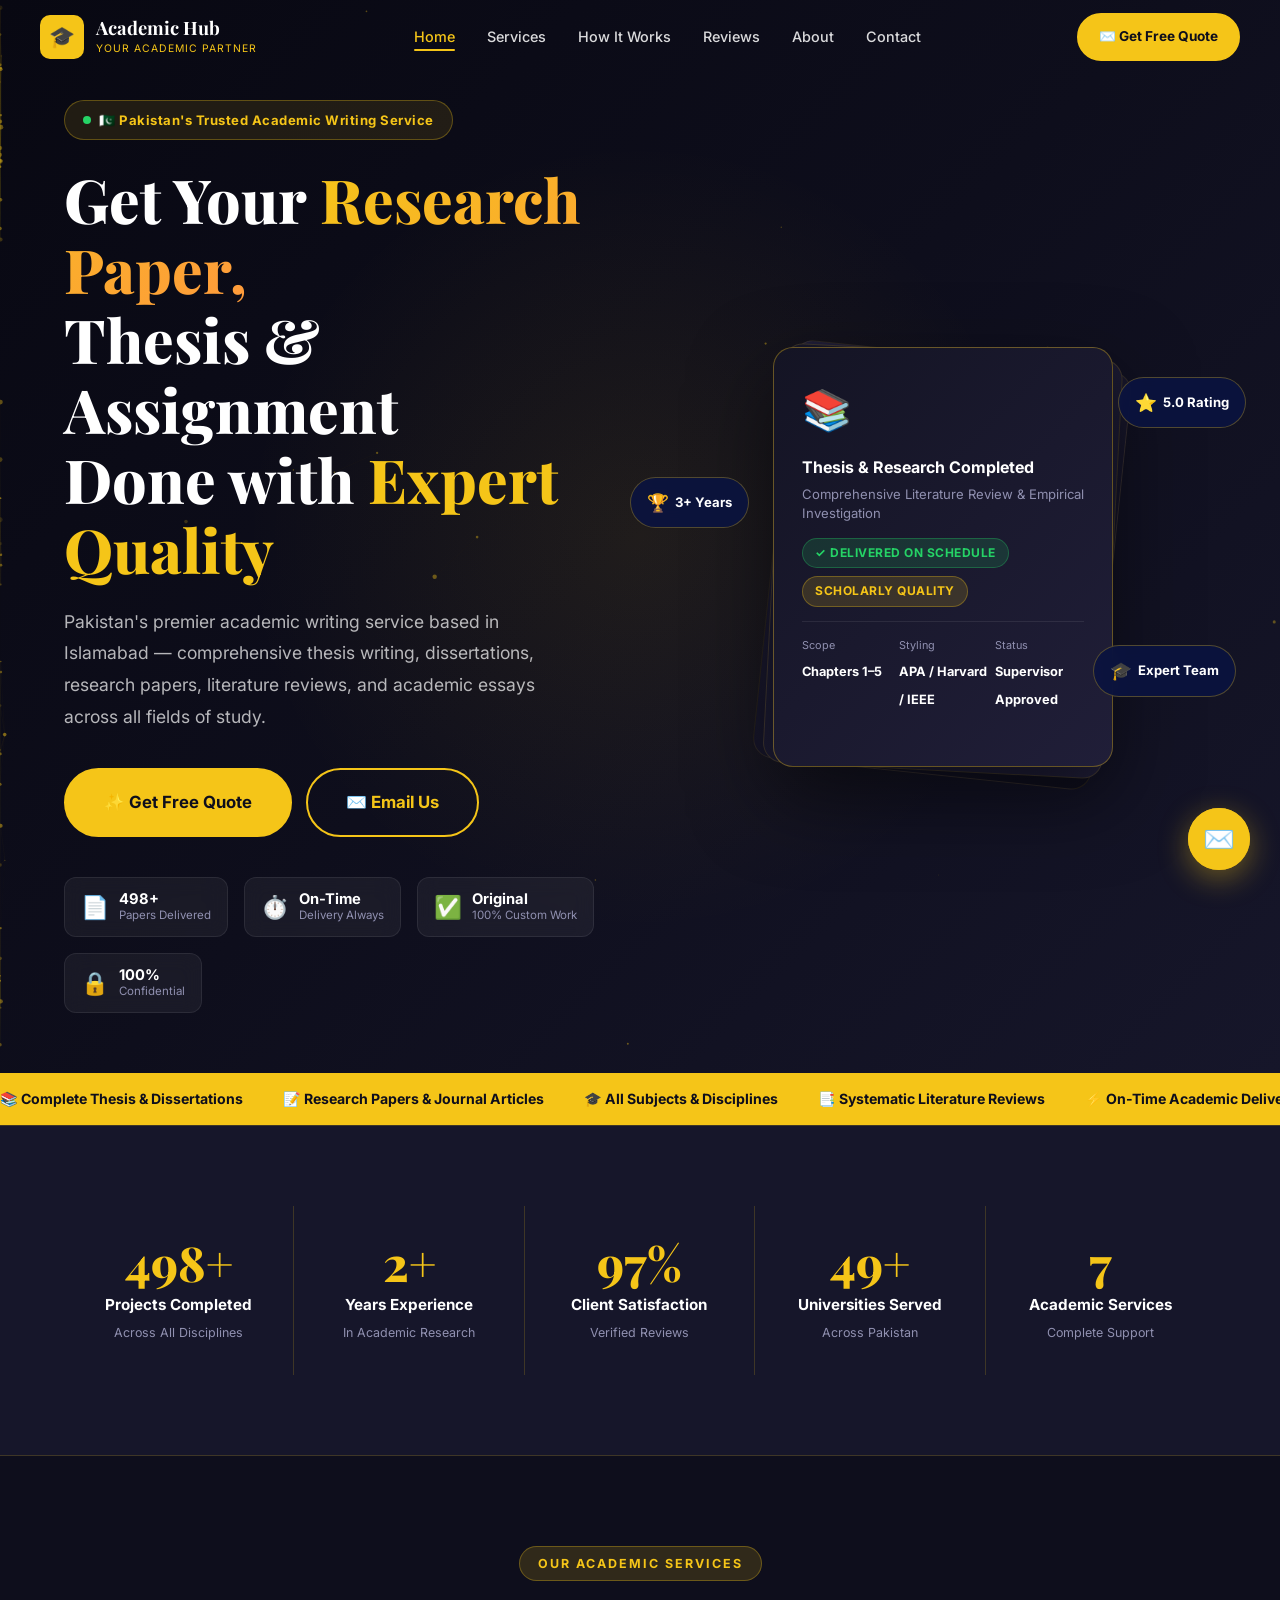
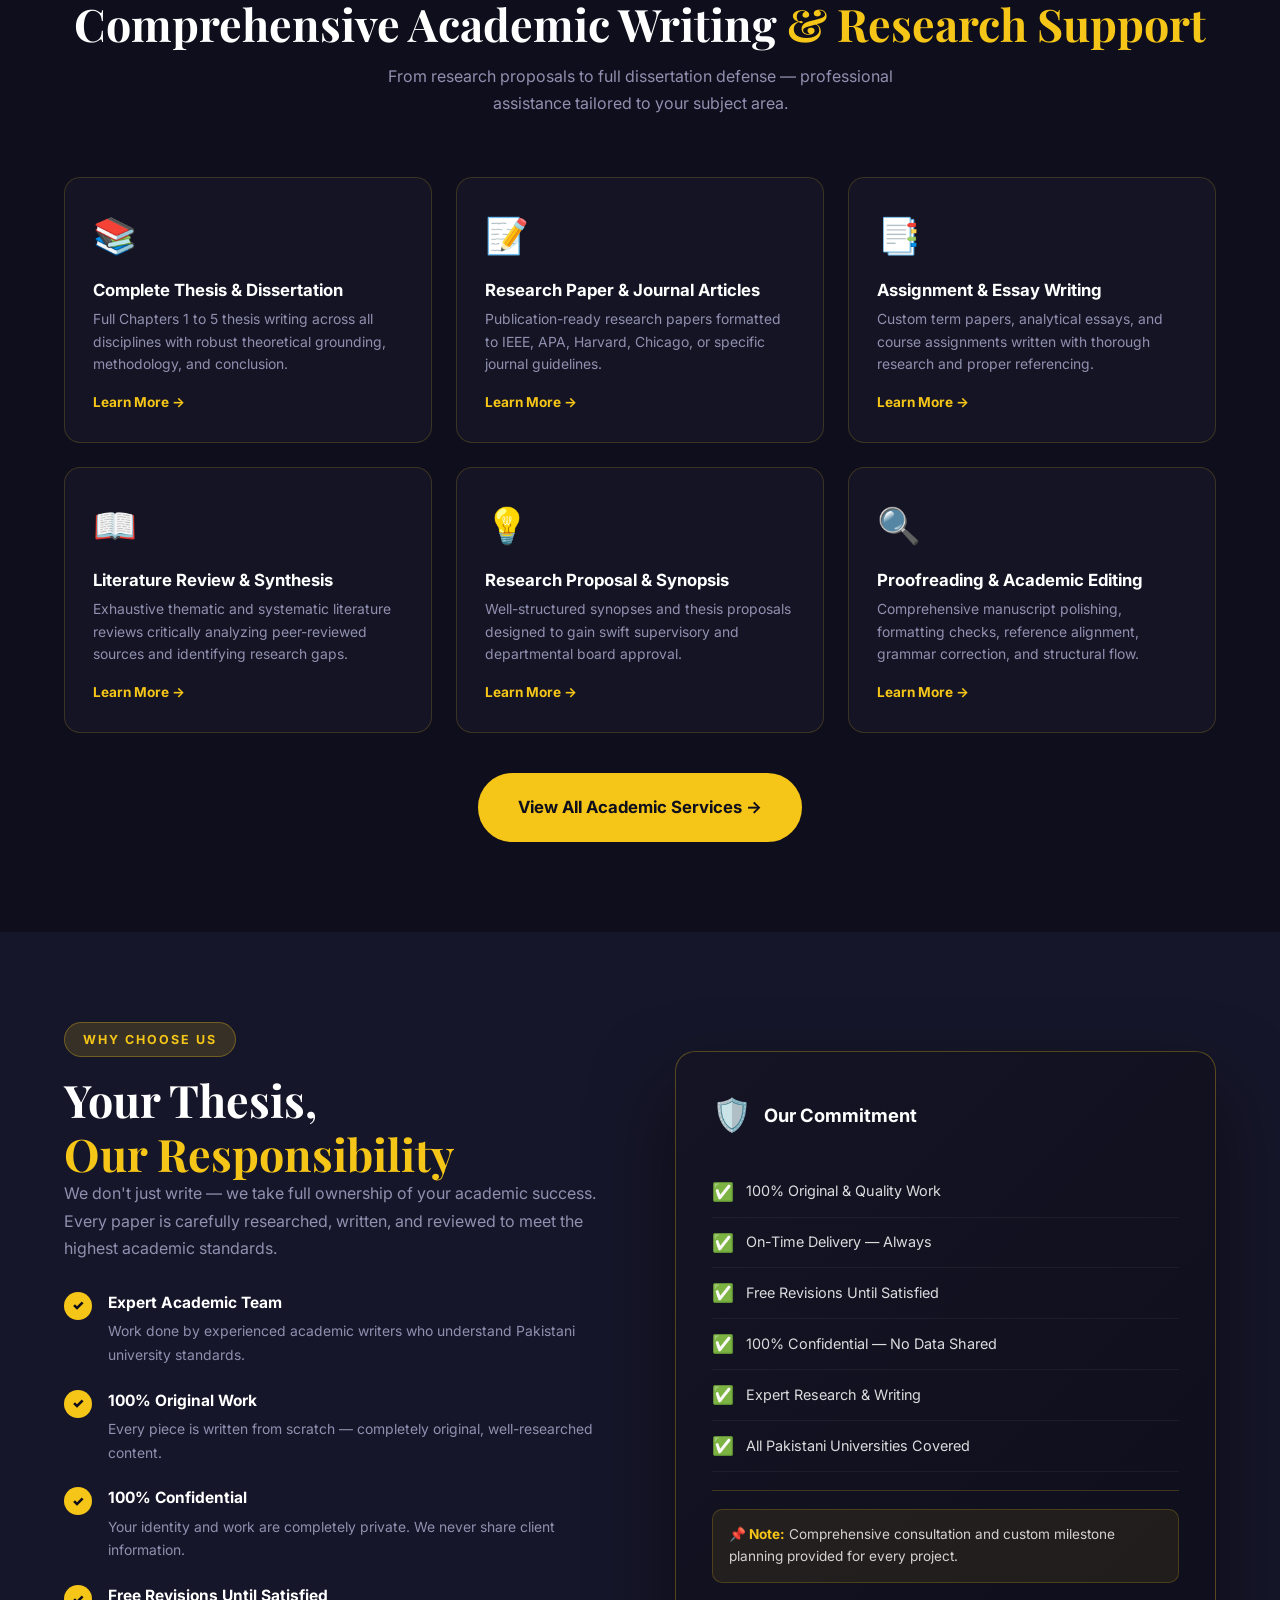
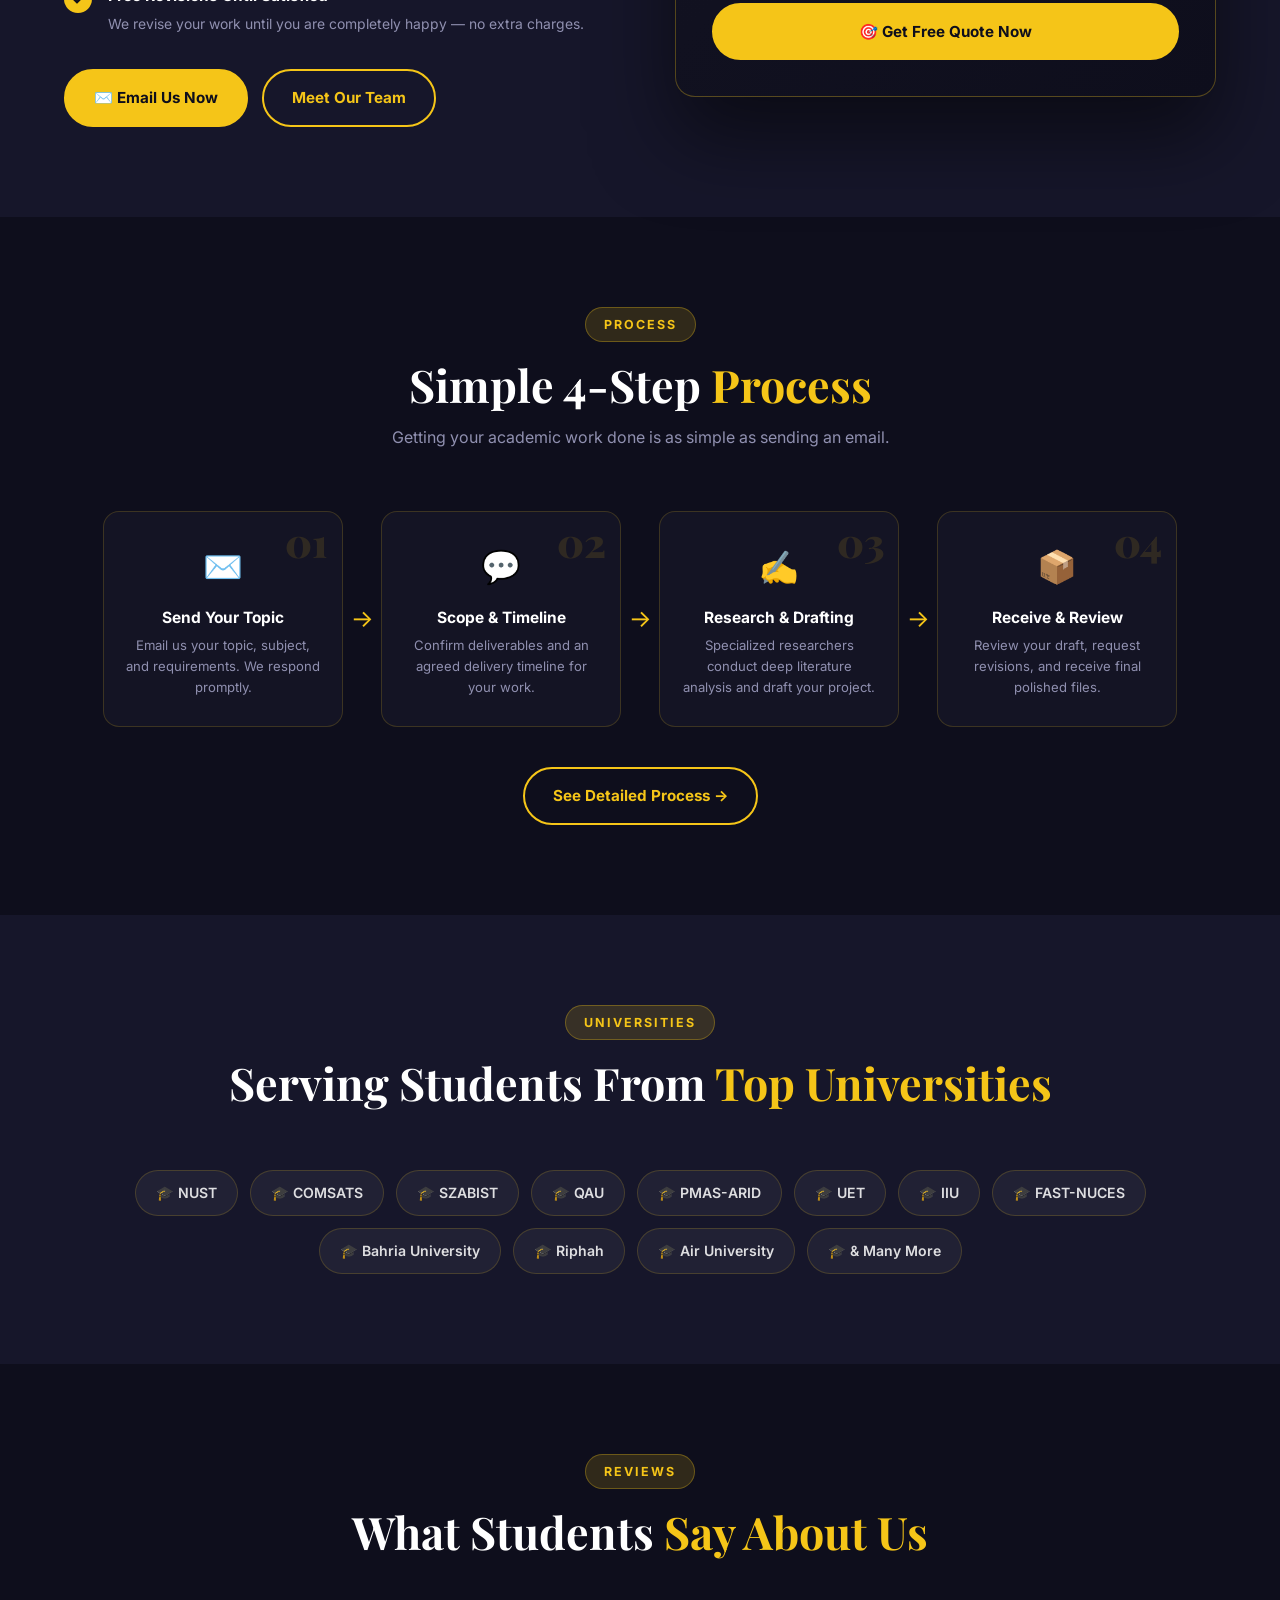
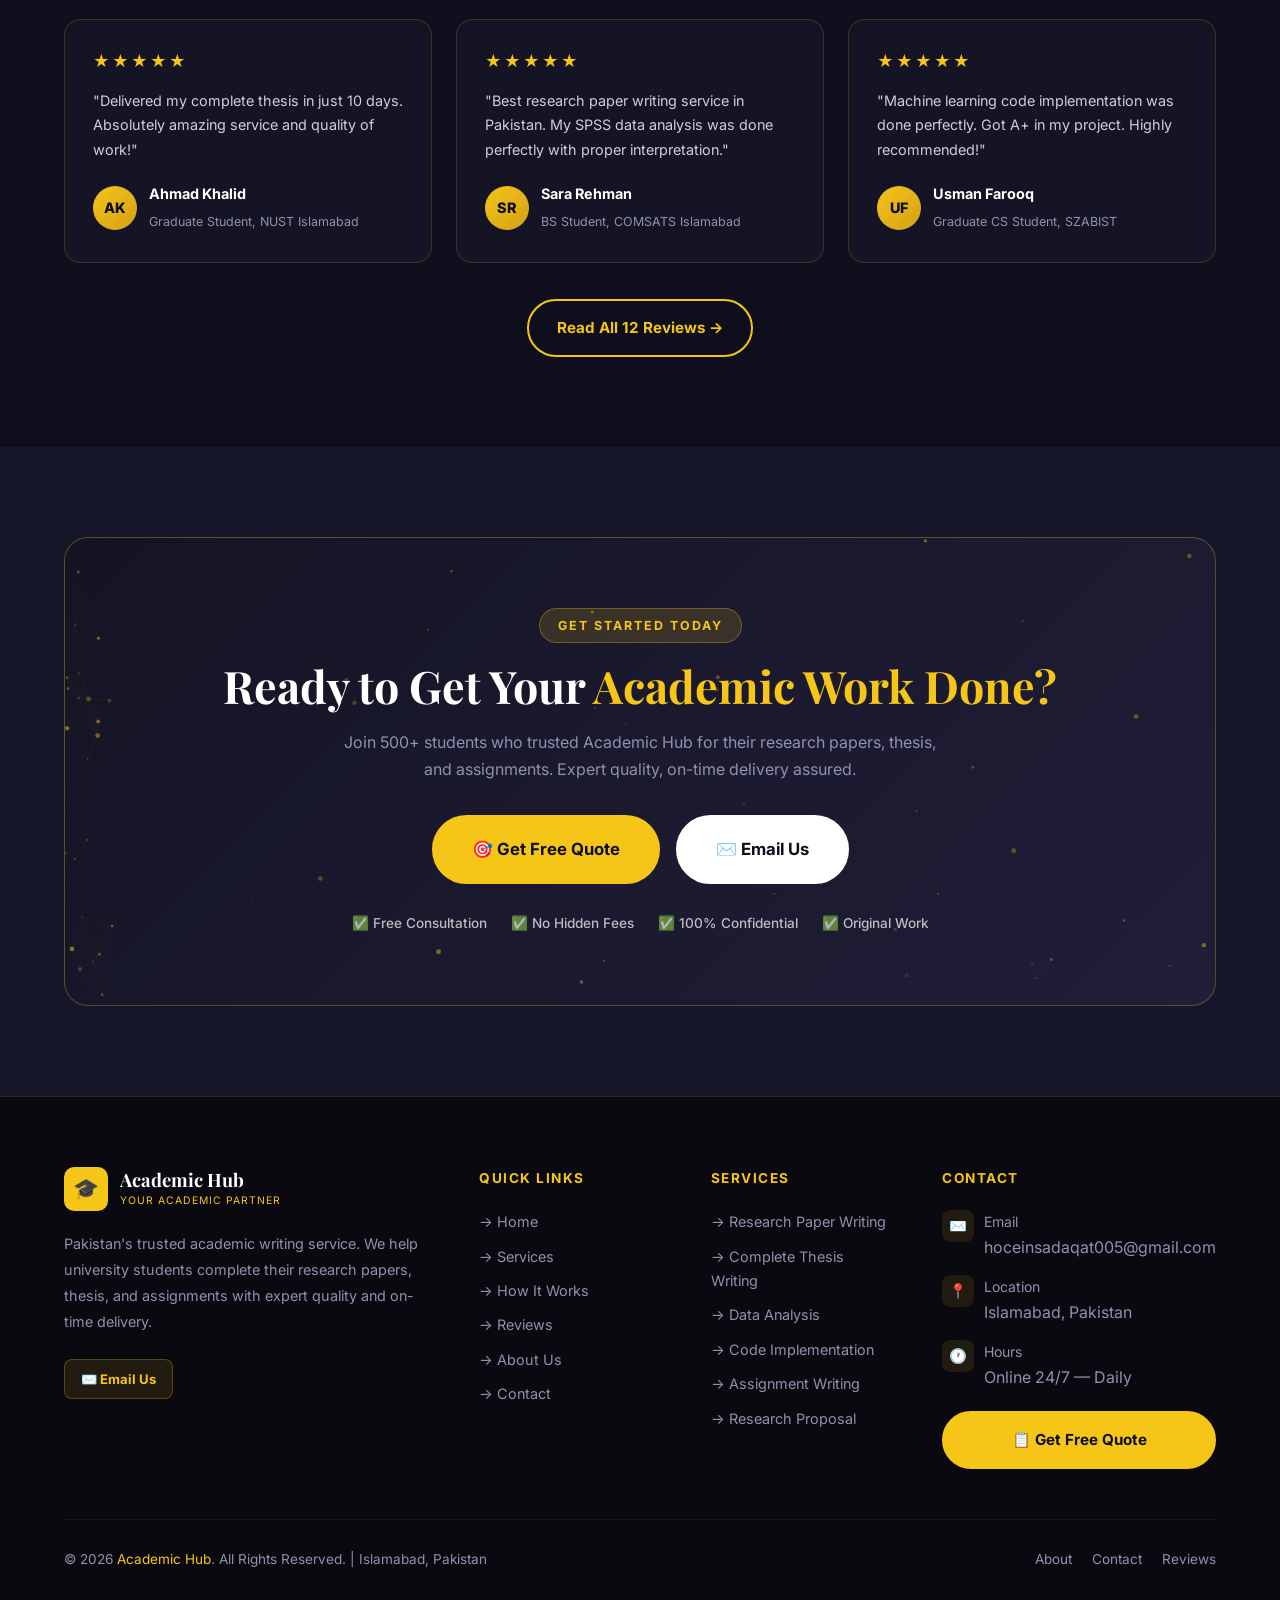
<file: index.html>
<!DOCTYPE html>
<html lang="en">
<head>
  <meta charset="UTF-8"/>
  <meta name="viewport" content="width=device-width, initial-scale=1.0"/>
  <title>Academic Hub – Get Your Research Paper, Thesis & Assignment Done</title>
  <meta name="description" content="Pakistan's trusted academic writing service. Research papers, thesis writing, data analysis, code implementation – 100% original work. Islamabad."/>
  <meta name="keywords" content="thesis writing Pakistan, research paper writing, SPSS data analysis, academic writing Islamabad"/>
  <link rel="stylesheet" href="styles.css"/>
  <link rel="stylesheet" href="home.css"/>
  <link rel="icon" href="data:image/svg+xml,<svg xmlns='http://www.w3.org/2000/svg' viewBox='0 0 100 100'><text y='.9em' font-size='90'>🎓</text></svg>"/>
</head>
<body>

<!-- ══ NAVBAR ══════════════════════════════════════════════ -->
<nav id="navbar">
  <div class="nav-inner">
    <a href="index.html" class="nav-logo">
      <div class="nav-logo-icon">🎓</div>
      <div class="nav-logo-text">
        <strong>Academic Hub</strong>
        <span>Your Academic Partner</span>
      </div>
    </a>
    <ul class="nav-links">
      <li><a href="index.html" class="active">Home</a></li>
      <li><a href="services.html">Services</a></li>
      <li><a href="how-it-works.html">How It Works</a></li>
      <li><a href="reviews.html">Reviews</a></li>
      <li><a href="about.html">About</a></li>
      <li><a href="contact.html">Contact</a></li>
    </ul>
    <div class="nav-cta">
      <a href="contact.html" class="btn btn-primary btn-sm">
        ✉️ Get Free Quote
      </a>
    </div>
    <button class="hamburger" id="hamburger" aria-label="Menu">
      <span></span><span></span><span></span>
    </button>
  </div>
</nav>

<!-- Mobile Nav -->
<div class="mobile-nav" id="mobile-nav">
  <ul>
    <li><a href="index.html">🏠 Home</a></li>
    <li><a href="services.html">📋 Services</a></li>
    <li><a href="how-it-works.html">⚙️ How It Works</a></li>
    <li><a href="reviews.html">⭐ Reviews</a></li>
    <li><a href="about.html">👥 About Us</a></li>
    <li><a href="contact.html">📞 Contact</a></li>
  </ul>
  <div class="mobile-nav-cta">
    <a href="contact.html" class="btn btn-primary">✨ Get Free Quote</a>
    <a href="mailto:hoceinsadaqat005@gmail.com" class="btn btn-outline">✉️ Email Us</a>
  </div>
</div>

<!-- ══ HERO ════════════════════════════════════════════════ -->
<section class="hero" id="home">
  <canvas id="hero-canvas"></canvas>
  <div class="hero-bg-glow"></div>
  <div class="container">
    <div class="hero-content">
      <div class="hero-badge" data-aos>
        <span class="pulse-dot"></span>
        🇵🇰 Pakistan's Trusted Academic Writing Service
      </div>
      <h1 class="hero-title" data-aos>
        Get Your <span class="gradient-text">Research Paper,</span><br>
        Thesis & Assignment<br>
        Done with <span class="text-accent">Expert Quality</span>
      </h1>
      <p class="hero-subtitle" data-aos>
        Pakistan's premier academic writing service based in Islamabad — comprehensive thesis writing, dissertations, research papers, literature reviews, and academic essays across all fields of study.
      </p>
      <div class="hero-cta" data-aos>
        <a href="contact.html" class="btn btn-primary btn-lg">
          ✨ Get Free Quote
        </a>
        <a href="mailto:hoceinsadaqat005@gmail.com" class="btn btn-outline btn-lg">
          ✉️ Email Us
        </a>
      </div>
      <div class="trust-badges" data-aos>
        <div class="trust-badge">
          <span class="tb-icon">📄</span>
          <div>
            <strong><span data-counter="500" data-suffix="+">0+</span></strong>
            <small>Papers Delivered</small>
          </div>
        </div>
        <div class="trust-badge">
          <span class="tb-icon">⏱️</span>
          <div>
            <strong>On-Time</strong>
            <small>Delivery Always</small>
          </div>
        </div>
        <div class="trust-badge">
          <span class="tb-icon">✅</span>
          <div>
            <strong>Original</strong>
            <small>100% Custom Work</small>
          </div>
        </div>
        <div class="trust-badge">
          <span class="tb-icon">🔒</span>
          <div>
            <strong>100%</strong>
            <small>Confidential</small>
          </div>
        </div>
      </div>
    </div>
    <div class="hero-visual">
      <div class="hero-card-stack">
        <div class="hc hc-back"></div>
        <div class="hc hc-mid"></div>
        <div class="hc hc-front">
          <div class="hc-icon">📚</div>
          <h3>Thesis & Research Completed</h3>
          <p>Comprehensive Literature Review & Empirical Investigation</p>
          <div class="hc-meta">
            <span class="badge badge-green">✓ Delivered On Schedule</span>
            <span class="badge badge-accent">Scholarly Quality</span>
          </div>
          <div class="hc-divider"></div>
          <div class="hc-details">
            <div><small>Scope</small><strong>Chapters 1–5</strong></div>
            <div><small>Styling</small><strong>APA / Harvard / IEEE</strong></div>
            <div><small>Status</small><strong>Supervisor Approved</strong></div>
          </div>
        </div>
      </div>
      <div class="floating-badge fb1">
        <span>⭐</span> 5.0 Rating
      </div>
      <div class="floating-badge fb2">
        <span>🎓</span> Expert Team
      </div>
      <div class="floating-badge fb3">
        <span>🏆</span> 3+ Years
      </div>
    </div>
  </div>
</section>

<!-- ══ MARQUEE STRIP ════════════════════════════════════════ -->
<div class="marquee-strip">
  <div class="marquee-inner">
    <span>📚 Complete Thesis & Dissertations</span>
    <span>📝 Research Papers & Journal Articles</span>
    <span>🎓 All Subjects & Disciplines</span>
    <span>📑 Systematic Literature Reviews</span>
    <span>⚡ On-Time Academic Delivery</span>
    <span>🔒 100% Client Confidentiality</span>
    <span>✍️ Free Revisions Included</span>
    <span>🇵🇰 Based in Islamabad</span>
    <span>📚 Complete Thesis & Dissertations</span>
    <span>📝 Research Papers & Journal Articles</span>
    <span>🎓 All Subjects & Disciplines</span>
    <span>📑 Systematic Literature Reviews</span>
    <span>⚡ On-Time Academic Delivery</span>
    <span>🔒 100% Client Confidentiality</span>
    <span>✍️ Free Revisions Included</span>
    <span>🇵🇰 Based in Islamabad</span>
  </div>
</div>

<!-- ══ STATS ════════════════════════════════════════════════ -->
<section class="stats-section">
  <div class="container">
    <div class="stats-grid">
      <div class="stat-item" data-aos>
        <div class="stat-num"><span data-counter="500" data-suffix="+">0+</span></div>
        <div class="stat-label">Projects Completed</div>
        <div class="stat-sub">Across All Disciplines</div>
      </div>
      <div class="stat-item" data-aos>
        <div class="stat-num"><span data-counter="3" data-suffix="+">0+</span></div>
        <div class="stat-label">Years Experience</div>
        <div class="stat-sub">In Academic Research</div>
      </div>
      <div class="stat-item" data-aos>
        <div class="stat-num"><span data-counter="98" data-suffix="%">0%</span></div>
        <div class="stat-label">Client Satisfaction</div>
        <div class="stat-sub">Verified Reviews</div>
      </div>
      <div class="stat-item" data-aos>
        <div class="stat-num"><span data-counter="50" data-suffix="+">0+</span></div>
        <div class="stat-label">Universities Served</div>
        <div class="stat-sub">Across Pakistan</div>
      </div>
      <div class="stat-item" data-aos>
        <div class="stat-num"><span data-counter="8" data-suffix="">0</span></div>
        <div class="stat-label">Academic Services</div>
        <div class="stat-sub">Complete Support</div>
      </div>
    </div>
  </div>
</section>

<!-- ══ SERVICES PREVIEW ═════════════════════════════════════ -->
<section class="services-preview">
  <div class="container">
    <div class="section-header">
      <div class="section-tag">Our Academic Services</div>
      <h2>Comprehensive Academic Writing <span class="text-accent">& Research Support</span></h2>
      <p>From research proposals to full dissertation defense — professional assistance tailored to your subject area.</p>
    </div>
    <div class="sp-grid" data-aos>
      <a href="services.html" class="sp-card">
        <div class="sp-icon">📚</div>
        <h3>Complete Thesis & Dissertation</h3>
        <p>Full Chapters 1 to 5 thesis writing across all disciplines with robust theoretical grounding, methodology, and conclusion.</p>
        <div class="sp-link">Learn More →</div>
      </a>
      <a href="services.html" class="sp-card">
        <div class="sp-icon">📝</div>
        <h3>Research Paper & Journal Articles</h3>
        <p>Publication-ready research papers formatted to IEEE, APA, Harvard, Chicago, or specific journal guidelines.</p>
        <div class="sp-link">Learn More →</div>
      </a>
      <a href="services.html" class="sp-card">
        <div class="sp-icon">📑</div>
        <h3>Assignment & Essay Writing</h3>
        <p>Custom term papers, analytical essays, and course assignments written with thorough research and proper referencing.</p>
        <div class="sp-link">Learn More →</div>
      </a>
      <a href="services.html" class="sp-card">
        <div class="sp-icon">📖</div>
        <h3>Literature Review & Synthesis</h3>
        <p>Exhaustive thematic and systematic literature reviews critically analyzing peer-reviewed sources and identifying research gaps.</p>
        <div class="sp-link">Learn More →</div>
      </a>
      <a href="services.html" class="sp-card">
        <div class="sp-icon">💡</div>
        <h3>Research Proposal & Synopsis</h3>
        <p>Well-structured synopses and thesis proposals designed to gain swift supervisory and departmental board approval.</p>
        <div class="sp-link">Learn More →</div>
      </a>
      <a href="services.html" class="sp-card">
        <div class="sp-icon">🔍</div>
        <h3>Proofreading & Academic Editing</h3>
        <p>Comprehensive manuscript polishing, formatting checks, reference alignment, grammar correction, and structural flow.</p>
        <div class="sp-link">Learn More →</div>
      </a>
    </div>
    <div style="text-align:center; margin-top: 40px;">
      <a href="services.html" class="btn btn-primary btn-lg">View All Academic Services →</a>
    </div>
  </div>
</section>

<!-- ══ WHY CHOOSE US ════════════════════════════════════════ -->
<section class="why-section">
  <div class="container">
    <div class="why-inner">
      <div class="why-left" data-aos>
        <div class="section-tag">Why Choose Us</div>
        <h2>Your Thesis,<br><span class="text-accent">Our Responsibility</span></h2>
        <p>We don't just write — we take full ownership of your academic success. Every paper is carefully researched, written, and reviewed to meet the highest academic standards.</p>
        <div class="why-list">
          <div class="why-item">
            <div class="why-check">✓</div>
            <div>
              <strong>Expert Academic Team</strong>
              <p>Work done by experienced academic writers who understand Pakistani university standards.</p>
            </div>
          </div>
          <div class="why-item">
            <div class="why-check">✓</div>
            <div>
              <strong>100% Original Work</strong>
              <p>Every piece is written from scratch — completely original, well-researched content.</p>
            </div>
          </div>
          <div class="why-item">
            <div class="why-check">✓</div>
            <div>
              <strong>100% Confidential</strong>
              <p>Your identity and work are completely private. We never share client information.</p>
            </div>
          </div>
          <div class="why-item">
            <div class="why-check">✓</div>
            <div>
              <strong>Free Revisions Until Satisfied</strong>
              <p>We revise your work until you are completely happy — no extra charges.</p>
            </div>
          </div>
        </div>
        <div style="margin-top: 32px; display:flex; gap:14px; flex-wrap:wrap;">
          <a href="mailto:hoceinsadaqat005@gmail.com" class="btn btn-primary">✉️ Email Us Now</a>
          <a href="about.html" class="btn btn-outline">Meet Our Team</a>
        </div>
      </div>
      <div class="why-right" data-aos>
        <div class="commitment-card">
          <div class="gc-header">
            <span class="gc-icon">🛡️</span>
            <h3>Our Commitment</h3>
          </div>
          <div class="gc-item"><span>✅</span><p>100% Original & Quality Work</p></div>
          <div class="gc-item"><span>✅</span><p>On-Time Delivery — Always</p></div>
          <div class="gc-item"><span>✅</span><p>Free Revisions Until Satisfied</p></div>
          <div class="gc-item"><span>✅</span><p>100% Confidential — No Data Shared</p></div>
          <div class="gc-item"><span>✅</span><p>Expert Research & Writing</p></div>
          <div class="gc-item"><span>✅</span><p>All Pakistani Universities Covered</p></div>
          <div class="gc-divider"></div>
          <div class="gc-note">
            <strong>📌 Note:</strong>
            Comprehensive consultation and custom milestone planning provided for every project.
          </div>
          <a href="contact.html" class="btn btn-primary" style="width:100%; justify-content:center; margin-top:20px;">
            🎯 Get Free Quote Now
          </a>
        </div>
      </div>
    </div>
  </div>
</section>

<!-- ══ HOW IT WORKS MINI ═══════════════════════════════════ -->
<section class="hiw-mini">
  <div class="container">
    <div class="section-header">
      <div class="section-tag">Process</div>
      <h2>Simple 4-Step <span class="text-accent">Process</span></h2>
      <p>Getting your academic work done is as simple as sending an email.</p>
    </div>
    <div class="hiw-steps">
      <div class="hiw-step" data-aos>
        <div class="step-num">01</div>
        <div class="step-icon">✉️</div>
        <h3>Send Your Topic</h3>
        <p>Email us your topic, subject, and requirements. We respond promptly.</p>
      </div>
      <div class="hiw-arrow">→</div>
      <div class="hiw-step" data-aos>
        <div class="step-num">02</div>
        <div class="step-icon">💬</div>
        <h3>Scope & Timeline</h3>
        <p>Confirm deliverables and an agreed delivery timeline for your work.</p>
      </div>
      <div class="hiw-arrow">→</div>
      <div class="hiw-step" data-aos>
        <div class="step-num">03</div>
        <div class="step-icon">✍️</div>
        <h3>Research & Drafting</h3>
        <p>Specialized researchers conduct deep literature analysis and draft your project.</p>
      </div>
      <div class="hiw-arrow">→</div>
      <div class="hiw-step" data-aos>
        <div class="step-num">04</div>
        <div class="step-icon">📦</div>
        <h3>Receive & Review</h3>
        <p>Review your draft, request revisions, and receive final polished files.</p>
      </div>
    </div>
    <div style="text-align:center; margin-top:40px;">
      <a href="how-it-works.html" class="btn btn-outline">See Detailed Process →</a>
    </div>
  </div>
</section>

<!-- ══ UNIVERSITIES SERVED ══════════════════════════════════ -->
<section class="unis-section">
  <div class="container">
    <div class="section-header">
      <div class="section-tag">Universities</div>
      <h2>Serving Students From <span class="text-accent">Top Universities</span></h2>
    </div>
    <div class="unis-grid">
      <div class="uni-pill" data-aos>🎓 NUST</div>
      <div class="uni-pill" data-aos>🎓 COMSATS</div>
      <div class="uni-pill" data-aos>🎓 SZABIST</div>
      <div class="uni-pill" data-aos>🎓 QAU</div>
      <div class="uni-pill" data-aos>🎓 PMAS-ARID</div>
      <div class="uni-pill" data-aos>🎓 UET</div>
      <div class="uni-pill" data-aos>🎓 IIU</div>
      <div class="uni-pill" data-aos>🎓 FAST-NUCES</div>
      <div class="uni-pill" data-aos>🎓 Bahria University</div>
      <div class="uni-pill" data-aos>🎓 Riphah</div>
      <div class="uni-pill" data-aos>🎓 Air University</div>
      <div class="uni-pill" data-aos>🎓 & Many More</div>
    </div>
  </div>
</section>

<!-- ══ TESTIMONIALS MINI ════════════════════════════════════ -->
<section class="testimonials-mini">
  <div class="container">
    <div class="section-header">
      <div class="section-tag">Reviews</div>
      <h2>What Students <span class="text-accent">Say About Us</span></h2>
    </div>
    <div class="tm-grid">
      <div class="tm-card" data-aos>
        <div class="stars">★★★★★</div>
        <p>"Delivered my complete thesis in just 10 days. Absolutely amazing service and quality of work!"</p>
        <div class="tm-author">
          <div class="tm-avatar">AK</div>
          <div>
            <strong>Ahmad Khalid</strong>
            <small>Graduate Student, NUST Islamabad</small>
          </div>
        </div>
      </div>
      <div class="tm-card" data-aos>
        <div class="stars">★★★★★</div>
        <p>"Best research paper writing service in Pakistan. My SPSS data analysis was done perfectly with proper interpretation."</p>
        <div class="tm-author">
          <div class="tm-avatar">SR</div>
          <div>
            <strong>Sara Rehman</strong>
            <small>BS Student, COMSATS Islamabad</small>
          </div>
        </div>
      </div>
      <div class="tm-card" data-aos>
        <div class="stars">★★★★★</div>
        <p>"Machine learning code implementation was done perfectly. Got A+ in my project. Highly recommended!"</p>
        <div class="tm-author">
          <div class="tm-avatar">UF</div>
          <div>
            <strong>Usman Farooq</strong>
            <small>Graduate CS Student, SZABIST</small>
          </div>
        </div>
      </div>
    </div>
    <div style="text-align:center; margin-top:36px;">
      <a href="reviews.html" class="btn btn-outline">Read All 12 Reviews →</a>
    </div>
  </div>
</section>

<!-- ══ CTA SECTION ══════════════════════════════════════════ -->
<section class="cta-section">
  <div class="container">
    <div class="cta-box">
      <canvas id="cta-canvas"></canvas>
      <div class="cta-content">
        <div class="section-tag">Get Started Today</div>
        <h2>Ready to Get Your <span class="text-accent">Academic Work Done?</span></h2>
        <p>Join 500+ students who trusted Academic Hub for their research papers, thesis, and assignments. Expert quality, on-time delivery assured.</p>
        <div class="cta-buttons">
          <a href="contact.html" class="btn btn-primary btn-lg">
            🎯 Get Free Quote
          </a>
          <a href="mailto:hoceinsadaqat005@gmail.com" class="btn btn-white btn-lg">
            ✉️ Email Us
          </a>
        </div>
        <div class="cta-note">
          <span>✅ Free Consultation</span>
          <span>✅ No Hidden Fees</span>
          <span>✅ 100% Confidential</span>
          <span>✅ Original Work</span>
        </div>
      </div>
    </div>
  </div>
</section>

<!-- ══ FOOTER ═══════════════════════════════════════════════ -->
<footer>
  <div class="container">
    <div class="footer-grid">
      <div class="footer-brand">
        <a href="index.html" class="nav-logo" style="display:inline-flex; margin-bottom:4px;">
          <div class="nav-logo-icon">🎓</div>
          <div class="nav-logo-text">
            <strong>Academic Hub</strong>
            <span>Your Academic Partner</span>
          </div>
        </a>
        <p>Pakistan's trusted academic writing service. We help university students complete their research papers, thesis, and assignments with expert quality and on-time delivery.</p>
        <div class="footer-social">
          <a href="mailto:hoceinsadaqat005@gmail.com" class="social-btn email-btn">✉️ Email Us</a>
        </div>
      </div>
      <div>
        <div class="footer-heading">Quick Links</div>
        <ul class="footer-links">
          <li><a href="index.html">→ Home</a></li>
          <li><a href="services.html">→ Services</a></li>
          <li><a href="how-it-works.html">→ How It Works</a></li>
          <li><a href="reviews.html">→ Reviews</a></li>
          <li><a href="about.html">→ About Us</a></li>
          <li><a href="contact.html">→ Contact</a></li>
        </ul>
      </div>
      <div>
        <div class="footer-heading">Services</div>
        <ul class="footer-links">
          <li><a href="services.html">→ Research Paper Writing</a></li>
          <li><a href="services.html">→ Complete Thesis Writing</a></li>
          <li><a href="services.html">→ Data Analysis</a></li>
          <li><a href="services.html">→ Code Implementation</a></li>
          <li><a href="services.html">→ Assignment Writing</a></li>
          <li><a href="services.html">→ Research Proposal</a></li>
        </ul>
      </div>
      <div>
        <div class="footer-heading">Contact</div>
        <div class="footer-contact-item">
          <div class="icon">✉️</div>
          <div><p>Email</p><a href="mailto:hoceinsadaqat005@gmail.com">hoceinsadaqat005@gmail.com</a></div>
        </div>
        <div class="footer-contact-item">
          <div class="icon">📍</div>
          <div><p>Location</p><a>Islamabad, Pakistan</a></div>
        </div>
        <div class="footer-contact-item">
          <div class="icon">🕐</div>
          <div><p>Hours</p><a>Online 24/7 — Daily</a></div>
        </div>
        <div style="margin-top:20px;">
          <a href="contact.html" class="btn btn-primary" style="width:100%; justify-content:center;">📋 Get Free Quote</a>
        </div>
      </div>
    </div>
    <div class="footer-bottom">
      <p style="color: var(--text-muted);">© 2026 <span class="text-accent">Academic Hub</span>. All Rights Reserved. | Islamabad, Pakistan</p>
      <div class="footer-bottom-links">
        <a href="about.html">About</a>
        <a href="contact.html">Contact</a>
        <a href="reviews.html">Reviews</a>
      </div>
    </div>
  </div>
</footer>

<!-- Floating Email Button -->
<a href="mailto:hoceinsadaqat005@gmail.com" class="email-float" title="Email Us">
  <span class="email-tooltip">Email Us</span>
  <span style="position:relative;z-index:1; font-size:1.6rem;">✉️</span>
</a>

<script src="script.js"></script>
<script>
  initParticles('hero-canvas');
  initParticles('cta-canvas');
</script>
</body>
</html>
</file>
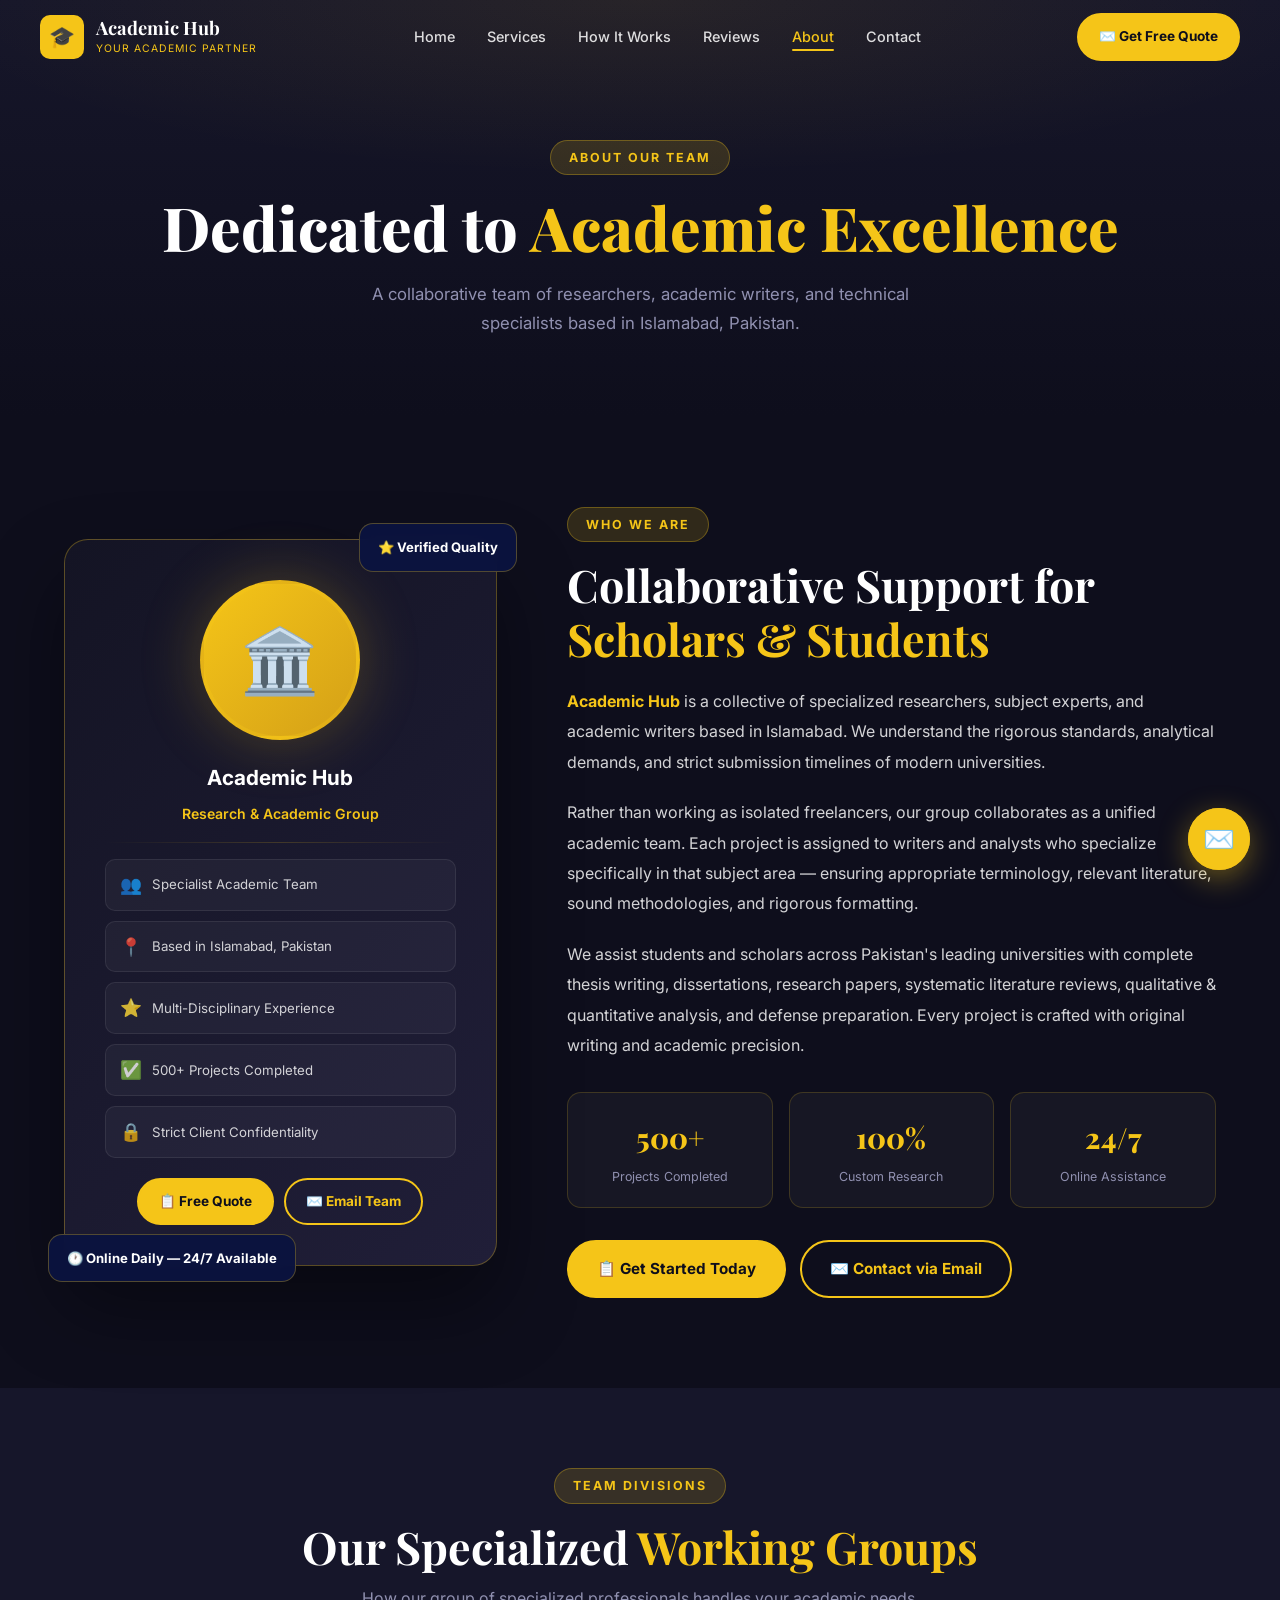
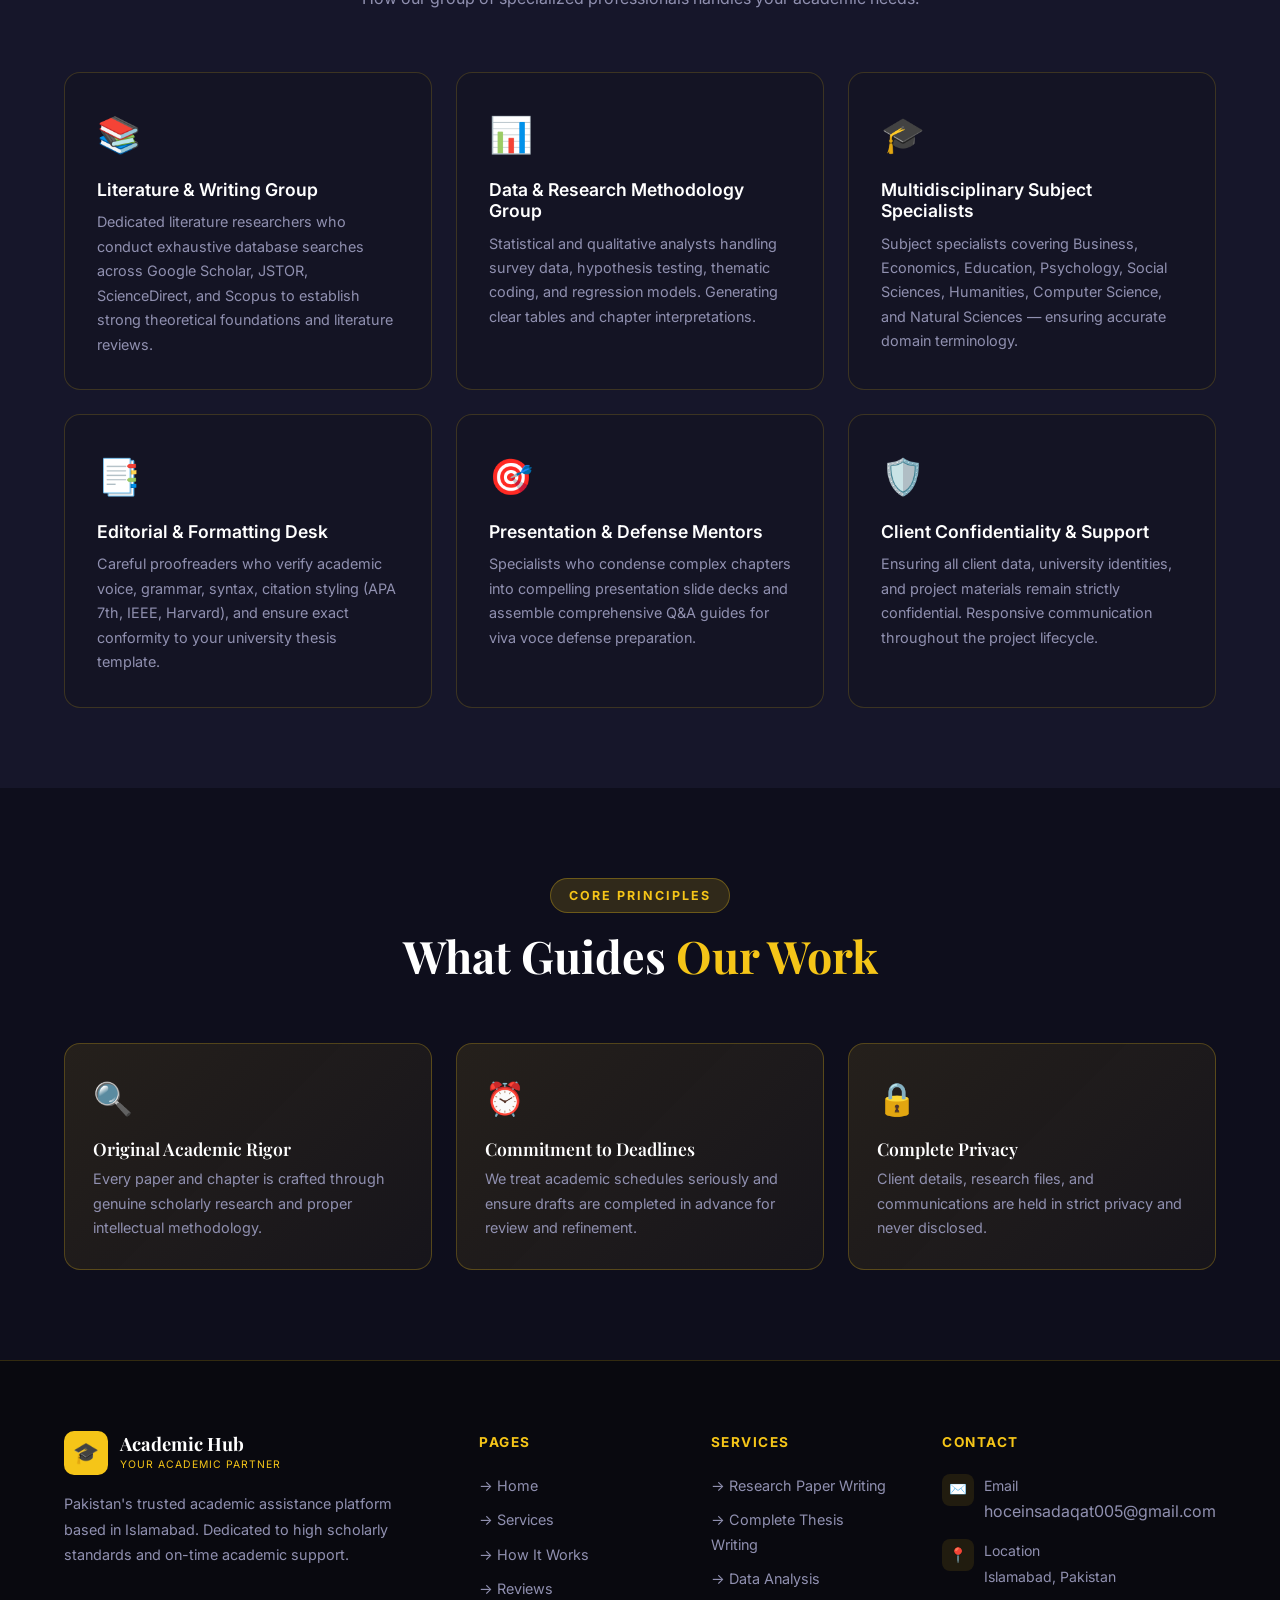
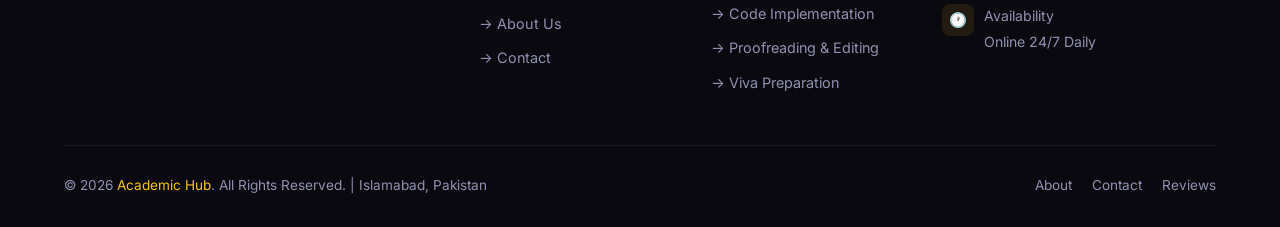
<file: about.html>
<!DOCTYPE html>
<html lang="en">
<head>
  <meta charset="UTF-8"/>
  <meta name="viewport" content="width=device-width, initial-scale=1.0"/>
  <title>About Us – Academic Hub | Dedicated Academic Writers & Research Team</title>
  <meta name="description" content="About Academic Hub — a collaborative team of academic researchers, writers, and data analysts based in Islamabad, Pakistan."/>
  <link rel="stylesheet" href="styles.css"/>
  <link rel="stylesheet" href="inner.css"/>
  <link rel="icon" href="data:image/svg+xml,<svg xmlns='http://www.w3.org/2000/svg' viewBox='0 0 100 100'><text y='.9em' font-size='90'>🎓</text></svg>"/>
</head>
<body>

<nav id="navbar">
  <div class="nav-inner">
    <a href="index.html" class="nav-logo">
      <div class="nav-logo-icon">🎓</div>
      <div class="nav-logo-text">
        <strong>Academic Hub</strong>
        <span>Your Academic Partner</span>
      </div>
    </a>
    <ul class="nav-links">
      <li><a href="index.html">Home</a></li>
      <li><a href="services.html">Services</a></li>
      <li><a href="how-it-works.html">How It Works</a></li>
      <li><a href="reviews.html">Reviews</a></li>
      <li><a href="about.html" class="active">About</a></li>
      <li><a href="contact.html">Contact</a></li>
    </ul>
    <div class="nav-cta">
      <a href="contact.html" class="btn btn-primary btn-sm">✉️ Get Free Quote</a>
    </div>
    <button class="hamburger" id="hamburger" aria-label="Menu"><span></span><span></span><span></span></button>
  </div>
</nav>

<div class="mobile-nav" id="mobile-nav">
  <ul>
    <li><a href="index.html">🏠 Home</a></li>
    <li><a href="services.html">📋 Services</a></li>
    <li><a href="how-it-works.html">⚙️ How It Works</a></li>
    <li><a href="reviews.html">⭐ Reviews</a></li>
    <li><a href="about.html">👥 About Us</a></li>
    <li><a href="contact.html">📞 Contact</a></li>
  </ul>
  <div class="mobile-nav-cta">
    <a href="contact.html" class="btn btn-primary">✨ Get Free Quote</a>
    <a href="mailto:hoceinsadaqat005@gmail.com" class="btn btn-outline">✉️ Email Us</a>
  </div>
</div>

<div class="page-hero">
  <div class="container">
    <div class="section-tag">About Our Team</div>
    <h1>Dedicated to <span class="text-accent">Academic Excellence</span></h1>
    <p>A collaborative team of researchers, academic writers, and technical specialists based in Islamabad, Pakistan.</p>
  </div>
</div>

<!-- ABOUT MAIN -->
<section>
  <div class="container">
    <div class="about-hero-inner">
      <div class="about-photo-wrap" data-aos>
        <div class="about-photo-card">
          <div class="about-avatar">🏛️</div>
          <div class="about-name">Academic Hub</div>
          <div class="about-title">Research & Academic Group</div>
          <div class="divider" style="margin: 16px 0;"></div>
          <div class="about-badges">
            <div class="ab-badge"><span class="ab-icon">👥</span> Specialist Academic Team</div>
            <div class="ab-badge"><span class="ab-icon">📍</span> Based in Islamabad, Pakistan</div>
            <div class="ab-badge"><span class="ab-icon">⭐</span> Multi-Disciplinary Experience</div>
            <div class="ab-badge"><span class="ab-icon">✅</span> 500+ Projects Completed</div>
            <div class="ab-badge"><span class="ab-icon">🔒</span> Strict Client Confidentiality</div>
          </div>
          <div style="margin-top: 20px; display:flex; gap:10px; justify-content:center; flex-wrap:wrap;">
            <a href="contact.html" class="btn btn-primary btn-sm">📋 Free Quote</a>
            <a href="mailto:hoceinsadaqat005@gmail.com" class="btn btn-outline btn-sm">✉️ Email Team</a>
          </div>
        </div>
        <div class="about-floating af1">⭐ Verified Quality</div>
        <div class="about-floating af2">🕐 Online Daily — 24/7 Available</div>
      </div>
      <div class="about-right" data-aos>
        <div class="section-tag">Who We Are</div>
        <h2>Collaborative Support for <span class="text-accent">Scholars & Students</span></h2>
        <p style="font-size: 1rem; line-height: 1.9; color: rgba(255,255,255,0.82); margin: 20px 0;">
          <strong style="color:var(--accent);">Academic Hub</strong> is a collective of specialized researchers, subject experts, and academic writers based in Islamabad. We understand the rigorous standards, analytical demands, and strict submission timelines of modern universities.
        </p>
        <p style="font-size: 1rem; line-height: 1.9; color: rgba(255,255,255,0.82); margin: 0 0 20px;">
          Rather than working as isolated freelancers, our group collaborates as a unified academic team. Each project is assigned to writers and analysts who specialize specifically in that subject area — ensuring appropriate terminology, relevant literature, sound methodologies, and rigorous formatting.
        </p>
        <p style="font-size: 1rem; line-height: 1.9; color: rgba(255,255,255,0.82); margin: 0;">
          We assist students and scholars across Pakistan's leading universities with complete thesis writing, dissertations, research papers, systematic literature reviews, qualitative & quantitative analysis, and defense preparation. Every project is crafted with original writing and academic precision.
        </p>
        <div class="about-stats" data-aos>
          <div class="as-item"><div class="as-num">500+</div><div class="as-label">Projects Completed</div></div>
          <div class="as-item"><div class="as-num">100%</div><div class="as-label">Custom Research</div></div>
          <div class="as-item"><div class="as-num">24/7</div><div class="as-label">Online Assistance</div></div>
        </div>
        <div style="display:flex; gap:14px; flex-wrap:wrap; margin-top:8px;">
          <a href="contact.html" class="btn btn-primary">📋 Get Started Today</a>
          <a href="mailto:hoceinsadaqat005@gmail.com" class="btn btn-outline">✉️ Contact via Email</a>
        </div>
      </div>
    </div>
  </div>
</section>

<!-- TEAM SPECIALIZATIONS -->
<section style="background: var(--primary-mid); padding: 80px 0;">
  <div class="container">
    <div class="section-header">
      <div class="section-tag">Team Divisions</div>
      <h2>Our Specialized <span class="text-accent">Working Groups</span></h2>
      <p>How our group of specialized professionals handles your academic needs.</p>
    </div>
    <div class="grid-3" style="gap:24px;">
      <div class="card" data-aos>
        <div style="font-size:2.2rem; margin-bottom:14px;">📚</div>
        <h3 style="font-size:1.1rem; margin-bottom:10px; font-family:'Inter',sans-serif;">Literature & Writing Group</h3>
        <p style="font-size:0.9rem; color:var(--text-muted);">Dedicated literature researchers who conduct exhaustive database searches across Google Scholar, JSTOR, ScienceDirect, and Scopus to establish strong theoretical foundations and literature reviews.</p>
      </div>
      <div class="card" data-aos>
        <div style="font-size:2.2rem; margin-bottom:14px;">📊</div>
        <h3 style="font-size:1.1rem; margin-bottom:10px; font-family:'Inter',sans-serif;">Data & Research Methodology Group</h3>
        <p style="font-size:0.9rem; color:var(--text-muted);">Statistical and qualitative analysts handling survey data, hypothesis testing, thematic coding, and regression models. Generating clear tables and chapter interpretations.</p>
      </div>
      <div class="card" data-aos>
        <div style="font-size:2.2rem; margin-bottom:14px;">🎓</div>
        <h3 style="font-size:1.1rem; margin-bottom:10px; font-family:'Inter',sans-serif;">Multidisciplinary Subject Specialists</h3>
        <p style="font-size:0.9rem; color:var(--text-muted);">Subject specialists covering Business, Economics, Education, Psychology, Social Sciences, Humanities, Computer Science, and Natural Sciences — ensuring accurate domain terminology.</p>
      </div>
      <div class="card" data-aos>
        <div style="font-size:2.2rem; margin-bottom:14px;">📑</div>
        <h3 style="font-size:1.1rem; margin-bottom:10px; font-family:'Inter',sans-serif;">Editorial & Formatting Desk</h3>
        <p style="font-size:0.9rem; color:var(--text-muted);">Careful proofreaders who verify academic voice, grammar, syntax, citation styling (APA 7th, IEEE, Harvard), and ensure exact conformity to your university thesis template.</p>
      </div>
      <div class="card" data-aos>
        <div style="font-size:2.2rem; margin-bottom:14px;">🎯</div>
        <h3 style="font-size:1.1rem; margin-bottom:10px; font-family:'Inter',sans-serif;">Presentation & Defense Mentors</h3>
        <p style="font-size:0.9rem; color:var(--text-muted);">Specialists who condense complex chapters into compelling presentation slide decks and assemble comprehensive Q&A guides for viva voce defense preparation.</p>
      </div>
      <div class="card" data-aos>
        <div style="font-size:2.2rem; margin-bottom:14px;">🛡️</div>
        <h3 style="font-size:1.1rem; margin-bottom:10px; font-family:'Inter',sans-serif;">Client Confidentiality & Support</h3>
        <p style="font-size:0.9rem; color:var(--text-muted);">Ensuring all client data, university identities, and project materials remain strictly confidential. Responsive communication throughout the project lifecycle.</p>
      </div>
    </div>
  </div>
</section>

<!-- VALUES SECTION -->
<section>
  <div class="container">
    <div class="section-header">
      <div class="section-tag">Core Principles</div>
      <h2>What Guides <span class="text-accent">Our Work</span></h2>
    </div>
    <div class="grid-3" style="gap:24px;">
      <div class="highlight-box" style="padding:28px;" data-aos>
        <div style="font-size:2rem; margin-bottom:12px;">🔍</div>
        <h3 style="font-size:1.1rem; margin-bottom:8px;">Original Academic Rigor</h3>
        <p style="font-size:0.9rem; color:var(--text-muted);">Every paper and chapter is crafted through genuine scholarly research and proper intellectual methodology.</p>
      </div>
      <div class="highlight-box" style="padding:28px;" data-aos>
        <div style="font-size:2rem; margin-bottom:12px;">⏰</div>
        <h3 style="font-size:1.1rem; margin-bottom:8px;">Commitment to Deadlines</h3>
        <p style="font-size:0.9rem; color:var(--text-muted);">We treat academic schedules seriously and ensure drafts are completed in advance for review and refinement.</p>
      </div>
      <div class="highlight-box" style="padding:28px;" data-aos>
        <div style="font-size:2rem; margin-bottom:12px;">🔒</div>
        <h3 style="font-size:1.1rem; margin-bottom:8px;">Complete Privacy</h3>
        <p style="font-size:0.9rem; color:var(--text-muted);">Client details, research files, and communications are held in strict privacy and never disclosed.</p>
      </div>
    </div>
  </div>
</section>

<!-- FOOTER -->
<footer>
  <div class="container">
    <div class="footer-grid">
      <div class="footer-brand">
        <a href="index.html" class="nav-logo" style="display:inline-flex;">
          <div class="nav-logo-icon">🎓</div>
          <div class="nav-logo-text"><strong>Academic Hub</strong><span>Your Academic Partner</span></div>
        </a>
        <p>Pakistan's trusted academic assistance platform based in Islamabad. Dedicated to high scholarly standards and on-time academic support.</p>
      </div>
      <div>
        <div class="footer-heading">Pages</div>
        <ul class="footer-links">
          <li><a href="index.html">→ Home</a></li>
          <li><a href="services.html">→ Services</a></li>
          <li><a href="how-it-works.html">→ How It Works</a></li>
          <li><a href="reviews.html">→ Reviews</a></li>
          <li><a href="about.html">→ About Us</a></li>
          <li><a href="contact.html">→ Contact</a></li>
        </ul>
      </div>
      <div>
        <div class="footer-heading">Services</div>
        <ul class="footer-links">
          <li><a href="services.html">→ Research Paper Writing</a></li>
          <li><a href="services.html">→ Complete Thesis Writing</a></li>
          <li><a href="services.html">→ Data Analysis</a></li>
          <li><a href="services.html">→ Code Implementation</a></li>
          <li><a href="services.html">→ Proofreading & Editing</a></li>
          <li><a href="services.html">→ Viva Preparation</a></li>
        </ul>
      </div>
      <div>
        <div class="footer-heading">Contact</div>
        <div class="footer-contact-item">
          <div class="icon">✉️</div>
          <div><p>Email</p><a href="mailto:hoceinsadaqat005@gmail.com">hoceinsadaqat005@gmail.com</a></div>
        </div>
        <div class="footer-contact-item">
          <div class="icon">📍</div>
          <div><p>Location</p><span style="color:var(--text-muted); font-size:.88rem;">Islamabad, Pakistan</span></div>
        </div>
        <div class="footer-contact-item">
          <div class="icon">🕐</div>
          <div><p>Availability</p><span style="color:var(--text-muted); font-size:.88rem;">Online 24/7 Daily</span></div>
        </div>
      </div>
    </div>
    <div class="footer-bottom">
      <p style="color: var(--text-muted);">© 2026 <span class="text-accent">Academic Hub</span>. All Rights Reserved. | Islamabad, Pakistan</p>
      <div class="footer-bottom-links">
        <a href="about.html">About</a>
        <a href="contact.html">Contact</a>
        <a href="reviews.html">Reviews</a>
      </div>
    </div>
  </div>
</footer>

<!-- Floating Email Button -->
<a href="mailto:hoceinsadaqat005@gmail.com" class="email-float" title="Email Us">
  <span class="email-tooltip">Email Us</span>
  <span style="position:relative;z-index:1; font-size:1.6rem;">✉️</span>
</a>

<script src="script.js"></script>
</body>
</html>
</file>
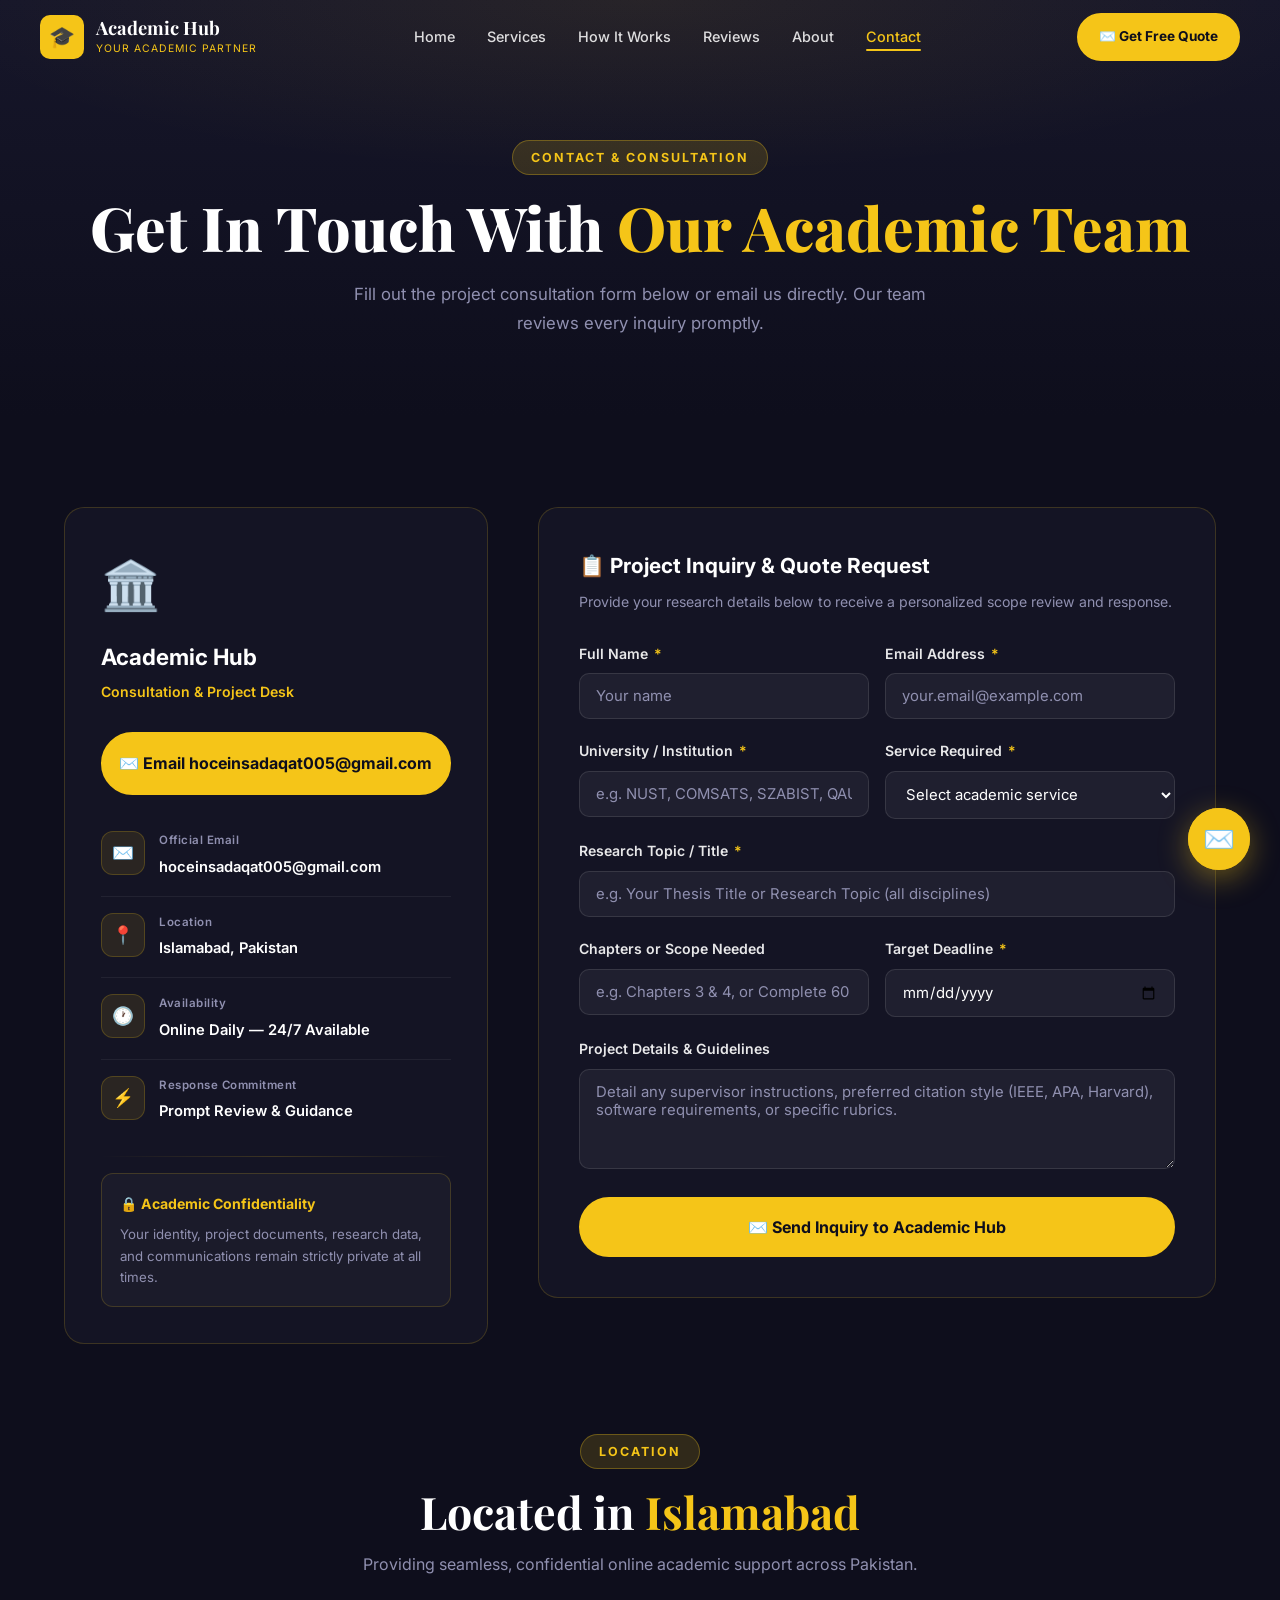
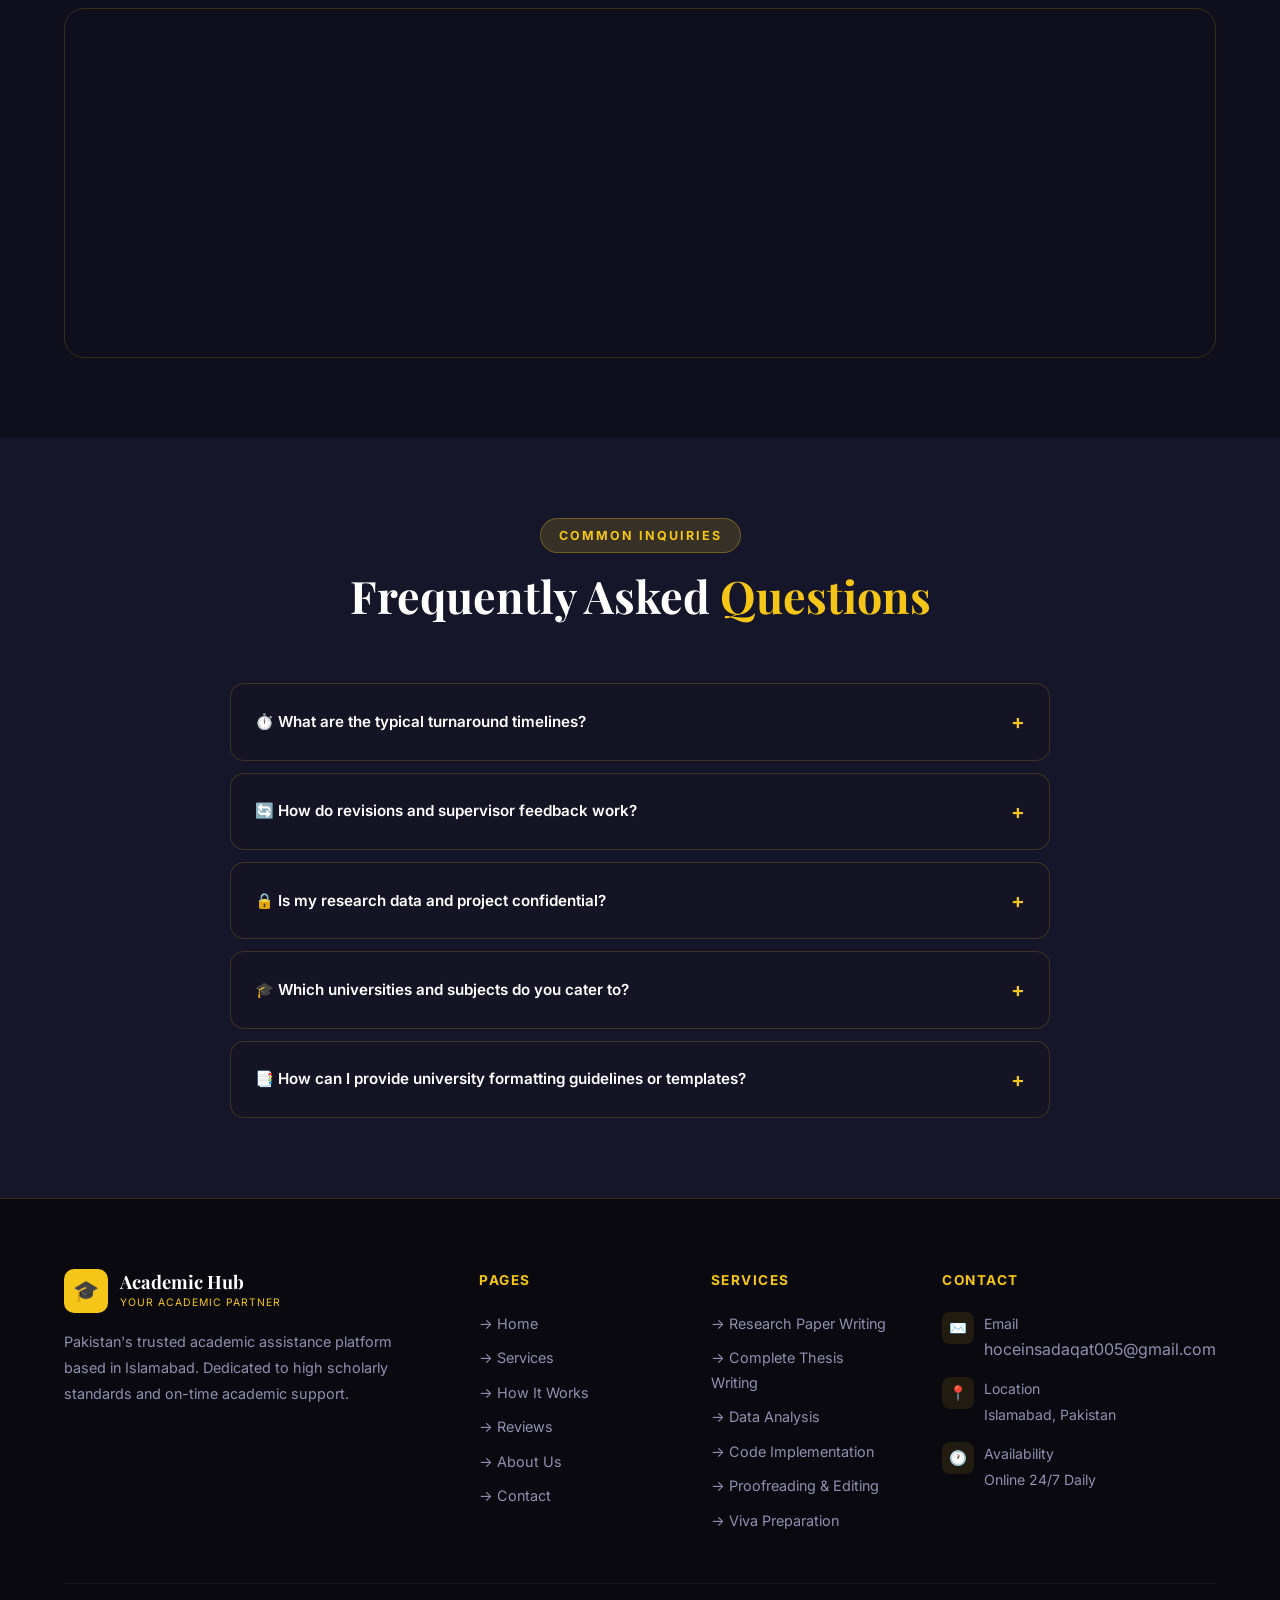
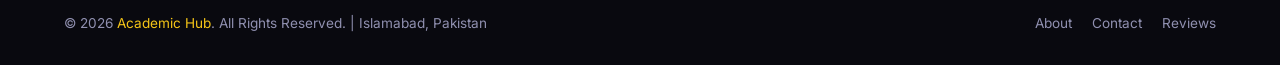
<file: contact.html>
<!DOCTYPE html>
<html lang="en">
<head>
  <meta charset="UTF-8"/>
  <meta name="viewport" content="width=device-width, initial-scale=1.0"/>
  <title>Contact – Academic Hub | Request Free Academic Consultation</title>
  <meta name="description" content="Contact Academic Hub for thesis writing, research papers, data analysis and academic writing assistance. Email: hoceinsadaqat005@gmail.com. Islamabad, Pakistan."/>
  <link rel="stylesheet" href="styles.css"/>
  <link rel="stylesheet" href="inner.css"/>
  <link rel="icon" href="data:image/svg+xml,<svg xmlns='http://www.w3.org/2000/svg' viewBox='0 0 100 100'><text y='.9em' font-size='90'>🎓</text></svg>"/>
</head>
<body>

<nav id="navbar">
  <div class="nav-inner">
    <a href="index.html" class="nav-logo">
      <div class="nav-logo-icon">🎓</div>
      <div class="nav-logo-text">
        <strong>Academic Hub</strong>
        <span>Your Academic Partner</span>
      </div>
    </a>
    <ul class="nav-links">
      <li><a href="index.html">Home</a></li>
      <li><a href="services.html">Services</a></li>
      <li><a href="how-it-works.html">How It Works</a></li>
      <li><a href="reviews.html">Reviews</a></li>
      <li><a href="about.html">About</a></li>
      <li><a href="contact.html" class="active">Contact</a></li>
    </ul>
    <div class="nav-cta">
      <a href="contact.html" class="btn btn-primary btn-sm">✉️ Get Free Quote</a>
    </div>
    <button class="hamburger" id="hamburger" aria-label="Menu"><span></span><span></span><span></span></button>
  </div>
</nav>

<div class="mobile-nav" id="mobile-nav">
  <ul>
    <li><a href="index.html">🏠 Home</a></li>
    <li><a href="services.html">📋 Services</a></li>
    <li><a href="how-it-works.html">⚙️ How It Works</a></li>
    <li><a href="reviews.html">⭐ Reviews</a></li>
    <li><a href="about.html">👥 About Us</a></li>
    <li><a href="contact.html">📞 Contact</a></li>
  </ul>
  <div class="mobile-nav-cta">
    <a href="contact.html" class="btn btn-primary">✨ Get Free Quote</a>
    <a href="mailto:hoceinsadaqat005@gmail.com" class="btn btn-outline">✉️ Email Us</a>
  </div>
</div>

<div class="page-hero">
  <div class="container">
    <div class="section-tag">Contact & Consultation</div>
    <h1>Get In Touch With <span class="text-accent">Our Academic Team</span></h1>
    <p>Fill out the project consultation form below or email us directly. Our team reviews every inquiry promptly.</p>
  </div>
</div>

<!-- CONTACT MAIN -->
<section>
  <div class="container">
    <div class="contact-grid">

      <!-- LEFT: Contact Info -->
      <div data-aos>
        <div class="contact-info-card">
          <div class="ci-header">
            <div style="font-size:3rem; margin-bottom:12px;">🏛️</div>
            <div class="ci-name">Academic Hub</div>
            <div class="ci-title">Consultation & Project Desk</div>
          </div>

          <!-- Direct Email Button -->
          <a href="mailto:hoceinsadaqat005@gmail.com" class="btn btn-primary" style="width:100%; justify-content:center; margin-bottom:20px; font-size:1rem; padding:16px;">
            ✉️ Email hoceinsadaqat005@gmail.com
          </a>

          <div class="ci-items">
            <div class="ci-item">
              <div class="ci-icon">✉️</div>
              <div>
                <div class="ci-label">Official Email</div>
                <div class="ci-value"><a href="mailto:hoceinsadaqat005@gmail.com">hoceinsadaqat005@gmail.com</a></div>
              </div>
            </div>
            <div class="ci-item">
              <div class="ci-icon">📍</div>
              <div>
                <div class="ci-label">Location</div>
                <div class="ci-value">Islamabad, Pakistan</div>
              </div>
            </div>
            <div class="ci-item">
              <div class="ci-icon">🕐</div>
              <div>
                <div class="ci-label">Availability</div>
                <div class="ci-value">Online Daily — 24/7 Available</div>
              </div>
            </div>
            <div class="ci-item">
              <div class="ci-icon">⚡</div>
              <div>
                <div class="ci-label">Response Commitment</div>
                <div class="ci-value">Prompt Review & Guidance</div>
              </div>
            </div>
          </div>

          <div class="divider"></div>

          <div style="background: rgba(255,255,255,0.03); border: 1px solid var(--border); border-radius: 12px; padding: 18px;">
            <div style="font-size:0.88rem; font-weight:700; color:var(--accent); margin-bottom:8px;">🔒 Academic Confidentiality</div>
            <p style="font-size:0.83rem; color:var(--text-muted); margin:0; line-height:1.6;">
              Your identity, project documents, research data, and communications remain strictly private at all times.
            </p>
          </div>
        </div>
      </div>

      <!-- RIGHT: Contact Form -->
      <div data-aos>
        <div class="contact-form-card">
          <div class="cf-title">📋 Project Inquiry & Quote Request</div>
          <div class="cf-subtitle">Provide your research details below to receive a personalized scope review and response.</div>

          <form id="contactForm">
            <div class="form-row">
              <div class="form-group">
                <label for="fullName">Full Name <span class="req">*</span></label>
                <input type="text" id="fullName" placeholder="Your name" required/>
              </div>
              <div class="form-group">
                <label for="userEmail">Email Address <span class="req">*</span></label>
                <input type="email" id="userEmail" placeholder="your.email@example.com" required/>
              </div>
            </div>

            <div class="form-row">
              <div class="form-group">
                <label for="universityName">University / Institution <span class="req">*</span></label>
                <input type="text" id="universityName" placeholder="e.g. NUST, COMSATS, SZABIST, QAU" required/>
              </div>
              <div class="form-group">
                <label for="serviceNeeded">Service Required <span class="req">*</span></label>
                <select id="serviceNeeded" required>
                  <option value="" disabled selected>Select academic service</option>
                  <option value="Complete Thesis & Dissertation (Chapters 1-5)">📚 Complete Thesis & Dissertation (Chapters 1–5)</option>
                  <option value="Research Paper & Journal Article Writing">📝 Research Paper & Journal Article Writing</option>
                  <option value="Assignment, Essay & Coursework Writing">📑 Assignment, Essay & Coursework Writing</option>
                  <option value="Literature Review & Conceptual Framework">📖 Literature Review & Conceptual Framework</option>
                  <option value="Research Proposal & Synopsis">💡 Research Proposal & Synopsis</option>
                  <option value="Quantitative / Qualitative Data Analysis">📊 Quantitative / Qualitative Data Analysis</option>
                  <option value="Academic Proofreading, Editing & Formatting">🔍 Academic Proofreading, Editing & Formatting</option>
                  <option value="Presentation & Viva Voce Preparation">🎯 Presentation & Viva Voce Preparation</option>
                </select>
              </div>
            </div>

            <div class="form-group">
              <label for="researchTopic">Research Topic / Title <span class="req">*</span></label>
              <input type="text" id="researchTopic" placeholder="e.g. Your Thesis Title or Research Topic (all disciplines)" required/>
            </div>

            <div class="form-row">
              <div class="form-group">
                <label for="chaptersRequired">Chapters or Scope Needed</label>
                <input type="text" id="chaptersRequired" placeholder="e.g. Chapters 3 & 4, or Complete 60 Pages"/>
              </div>
              <div class="form-group">
                <label for="deadlineDate">Target Deadline <span class="req">*</span></label>
                <input type="date" id="deadlineDate" required/>
              </div>
            </div>

            <div class="form-group">
              <label for="projectDetails">Project Details & Guidelines</label>
              <textarea id="projectDetails" rows="4" placeholder="Detail any supervisor instructions, preferred citation style (IEEE, APA, Harvard), software requirements, or specific rubrics."></textarea>
            </div>

            <button type="submit" class="btn btn-primary btn-lg" style="width:100%; justify-content:center; font-size:1rem;" id="submitBtn">
              ✉️ Send Inquiry to Academic Hub
            </button>
            <div id="formStatus" style="display:none; margin-top:14px; padding:12px; border-radius:8px; text-align:center; font-size:0.9rem;"></div>
          </form>
        </div>
      </div>

    </div>
  </div>
</section>

<!-- GOOGLE MAP -->
<section style="padding: 0 0 80px;">
  <div class="container">
    <div class="section-header" style="margin-bottom: 30px;">
      <div class="section-tag">Location</div>
      <h2>Located in <span class="text-accent">Islamabad</span></h2>
      <p>Providing seamless, confidential online academic support across Pakistan.</p>
    </div>
    <div class="map-wrap" data-aos>
      <iframe
        src="https://www.google.com/maps/embed?pb=!1m18!1m12!1m3!1d212638.42617048754!2d72.82025649999999!3d33.6844202!2m3!1f0!2f0!3f0!3m2!1i1024!2i768!4f13.1!3m3!1m2!1s0x38dfbfd07891722f%3A0x6789d6df2f73351a!2sIslamabad%2C%20Islamabad%20Capital%20Territory%2C%20Pakistan!5e0!3m2!1sen!2s!4v1699000000000!5m2!1sen!2s"
        loading="lazy"
        referrerpolicy="no-referrer-when-downgrade"
        title="Islamabad Pakistan - Academic Hub Location"
        style="filter: invert(90%) hue-rotate(180deg) saturate(0.7);">
      </iframe>
    </div>
  </div>
</section>

<!-- FAQ SECTION -->
<section style="background: var(--primary-mid); padding: 80px 0;">
  <div class="container">
    <div class="section-header">
      <div class="section-tag">Common Inquiries</div>
      <h2>Frequently Asked <span class="text-accent">Questions</span></h2>
    </div>
    <div style="max-width: 820px; margin: 0 auto;">
      <div class="faq-list">

        <div class="faq-item" data-aos>
          <div class="faq-q">
            <span>⏱️ What are the typical turnaround timelines?</span>
            <span class="faq-icon">+</span>
          </div>
          <div class="faq-a">
            Turnaround times depend on your project scope and depth. A complete thesis (Chapters 1–5) typically spans 10–21 days with incremental milestone reviews. Individual papers and chapters take 5–10 days. Data analysis and technical coding can often be accomplished in 2–5 days. Accelerated timelines are accommodated when feasible.
          </div>
        </div>

        <div class="faq-item" data-aos>
          <div class="faq-q">
            <span>🔄 How do revisions and supervisor feedback work?</span>
            <span class="faq-icon">+</span>
          </div>
          <div class="faq-a">
            We provide dedicated revisions based on your supervisor's remarks. Once you receive your draft, you can compile any requested modifications, and our team will refine and update the content accordingly.
          </div>
        </div>

        <div class="faq-item" data-aos>
          <div class="faq-q">
            <span>🔒 Is my research data and project confidential?</span>
            <span class="faq-icon">+</span>
          </div>
          <div class="faq-a">
            Yes, confidentiality is strictly guaranteed. Your identity, university affiliation, datasets, and project files are never published, shared, or redistributed to third parties.
          </div>
        </div>

        <div class="faq-item" data-aos>
          <div class="faq-q">
            <span>🎓 Which universities and subjects do you cater to?</span>
            <span class="faq-icon">+</span>
          </div>
          <div class="faq-a">
            We assist scholars across all leading Pakistani institutions including NUST, COMSATS, SZABIST, QAU, FAST, Bahria University, Air University, and many more. Our multidisciplinary group covers Computer Science, Engineering, Business, Finance, Social Sciences, Management, and Biotechnology.
          </div>
        </div>

        <div class="faq-item" data-aos>
          <div class="faq-q">
            <span>📑 How can I provide university formatting guidelines or templates?</span>
            <span class="faq-icon">+</span>
          </div>
          <div class="faq-a">
            You can email your institution's thesis guidelines, margin specifications, or formatting templates along with your inquiry to hoceinsadaqat005@gmail.com, and our editorial desk will format the document accordingly.
          </div>
        </div>

      </div>
    </div>
  </div>
</section>

<!-- FOOTER -->
<footer>
  <div class="container">
    <div class="footer-grid">
      <div class="footer-brand">
        <a href="index.html" class="nav-logo" style="display:inline-flex;">
          <div class="nav-logo-icon">🎓</div>
          <div class="nav-logo-text"><strong>Academic Hub</strong><span>Your Academic Partner</span></div>
        </a>
        <p>Pakistan's trusted academic assistance platform based in Islamabad. Dedicated to high scholarly standards and on-time academic support.</p>
      </div>
      <div>
        <div class="footer-heading">Pages</div>
        <ul class="footer-links">
          <li><a href="index.html">→ Home</a></li>
          <li><a href="services.html">→ Services</a></li>
          <li><a href="how-it-works.html">→ How It Works</a></li>
          <li><a href="reviews.html">→ Reviews</a></li>
          <li><a href="about.html">→ About Us</a></li>
          <li><a href="contact.html">→ Contact</a></li>
        </ul>
      </div>
      <div>
        <div class="footer-heading">Services</div>
        <ul class="footer-links">
          <li><a href="services.html">→ Research Paper Writing</a></li>
          <li><a href="services.html">→ Complete Thesis Writing</a></li>
          <li><a href="services.html">→ Data Analysis</a></li>
          <li><a href="services.html">→ Code Implementation</a></li>
          <li><a href="services.html">→ Proofreading & Editing</a></li>
          <li><a href="services.html">→ Viva Preparation</a></li>
        </ul>
      </div>
      <div>
        <div class="footer-heading">Contact</div>
        <div class="footer-contact-item">
          <div class="icon">✉️</div>
          <div><p>Email</p><a href="mailto:hoceinsadaqat005@gmail.com">hoceinsadaqat005@gmail.com</a></div>
        </div>
        <div class="footer-contact-item">
          <div class="icon">📍</div>
          <div><p>Location</p><span style="color:var(--text-muted); font-size:.88rem;">Islamabad, Pakistan</span></div>
        </div>
        <div class="footer-contact-item">
          <div class="icon">🕐</div>
          <div><p>Availability</p><span style="color:var(--text-muted); font-size:.88rem;">Online 24/7 Daily</span></div>
        </div>
      </div>
    </div>
    <div class="footer-bottom">
      <p style="color: var(--text-muted);">© 2026 <span class="text-accent">Academic Hub</span>. All Rights Reserved. | Islamabad, Pakistan</p>
      <div class="footer-bottom-links">
        <a href="about.html">About</a>
        <a href="contact.html">Contact</a>
        <a href="reviews.html">Reviews</a>
      </div>
    </div>
  </div>
</footer>

<!-- Floating Email Button -->
<a href="mailto:hoceinsadaqat005@gmail.com" class="email-float" title="Email Us">
  <span class="email-tooltip">Email Us</span>
  <span style="position:relative;z-index:1; font-size:1.6rem;">✉️</span>
</a>

<script src="script.js"></script>
<script>
// FAQ Accordion
document.querySelectorAll('.faq-q').forEach(q => {
  q.addEventListener('click', function() {
    const item = this.closest('.faq-item');
    const isOpen = item.classList.contains('open');
    document.querySelectorAll('.faq-item').forEach(i => i.classList.remove('open'));
    if (!isOpen) item.classList.add('open');
  });
});

// Contact Form Handler
document.getElementById('contactForm').addEventListener('submit', function(e) {
  e.preventDefault();

  const name = document.getElementById('fullName').value.trim();
  const email = document.getElementById('userEmail').value.trim();
  const university = document.getElementById('universityName').value.trim();
  const service = document.getElementById('serviceNeeded').value;
  const topic = document.getElementById('researchTopic').value.trim();
  const chapters = document.getElementById('chaptersRequired').value.trim();
  const deadline = document.getElementById('deadlineDate').value;
  const details = document.getElementById('projectDetails').value.trim();

  if (!name || !email || !university || !service || !topic || !deadline) {
    showToast('Please fill in all required fields marked with *', 'error');
    return;
  }

  const subject = `Academic Inquiry: ${service} - ${topic}`;
  const bodyText = `Academic Hub Inquiry\n` +
    `----------------------------------------\n` +
    `Name: ${name}\n` +
    `Email: ${email}\n` +
    `University: ${university}\n` +
    `Service: ${service}\n` +
    `Topic: ${topic}\n` +
    `Scope / Chapters: ${chapters || 'Not specified'}\n` +
    `Deadline: ${deadline}\n` +
    `\nDetails:\n${details || 'None provided'}\n`;

  const mailtoLink = `mailto:hoceinsadaqat005@gmail.com?subject=${encodeURIComponent(subject)}&body=${encodeURIComponent(bodyText)}`;

  const statusEl = document.getElementById('formStatus');
  statusEl.style.display = 'block';
  statusEl.style.background = 'rgba(245,197,24,0.12)';
  statusEl.style.border = '1px solid var(--accent)';
  statusEl.style.color = 'var(--white)';
  statusEl.innerHTML = `<strong>Inquiry Prepared!</strong> Opening your email client to send to <a href="mailto:hoceinsadaqat005@gmail.com" style="color:var(--accent); text-decoration:underline;">hoceinsadaqat005@gmail.com</a>. If your email app does not open automatically, please send your project details directly to <strong>hoceinsadaqat005@gmail.com</strong>.`;

  window.location.href = mailtoLink;
  showToast('✅ Inquiry prepared for hoceinsadaqat005@gmail.com', 'success');
});
</script>
</body>
</html>
</file>
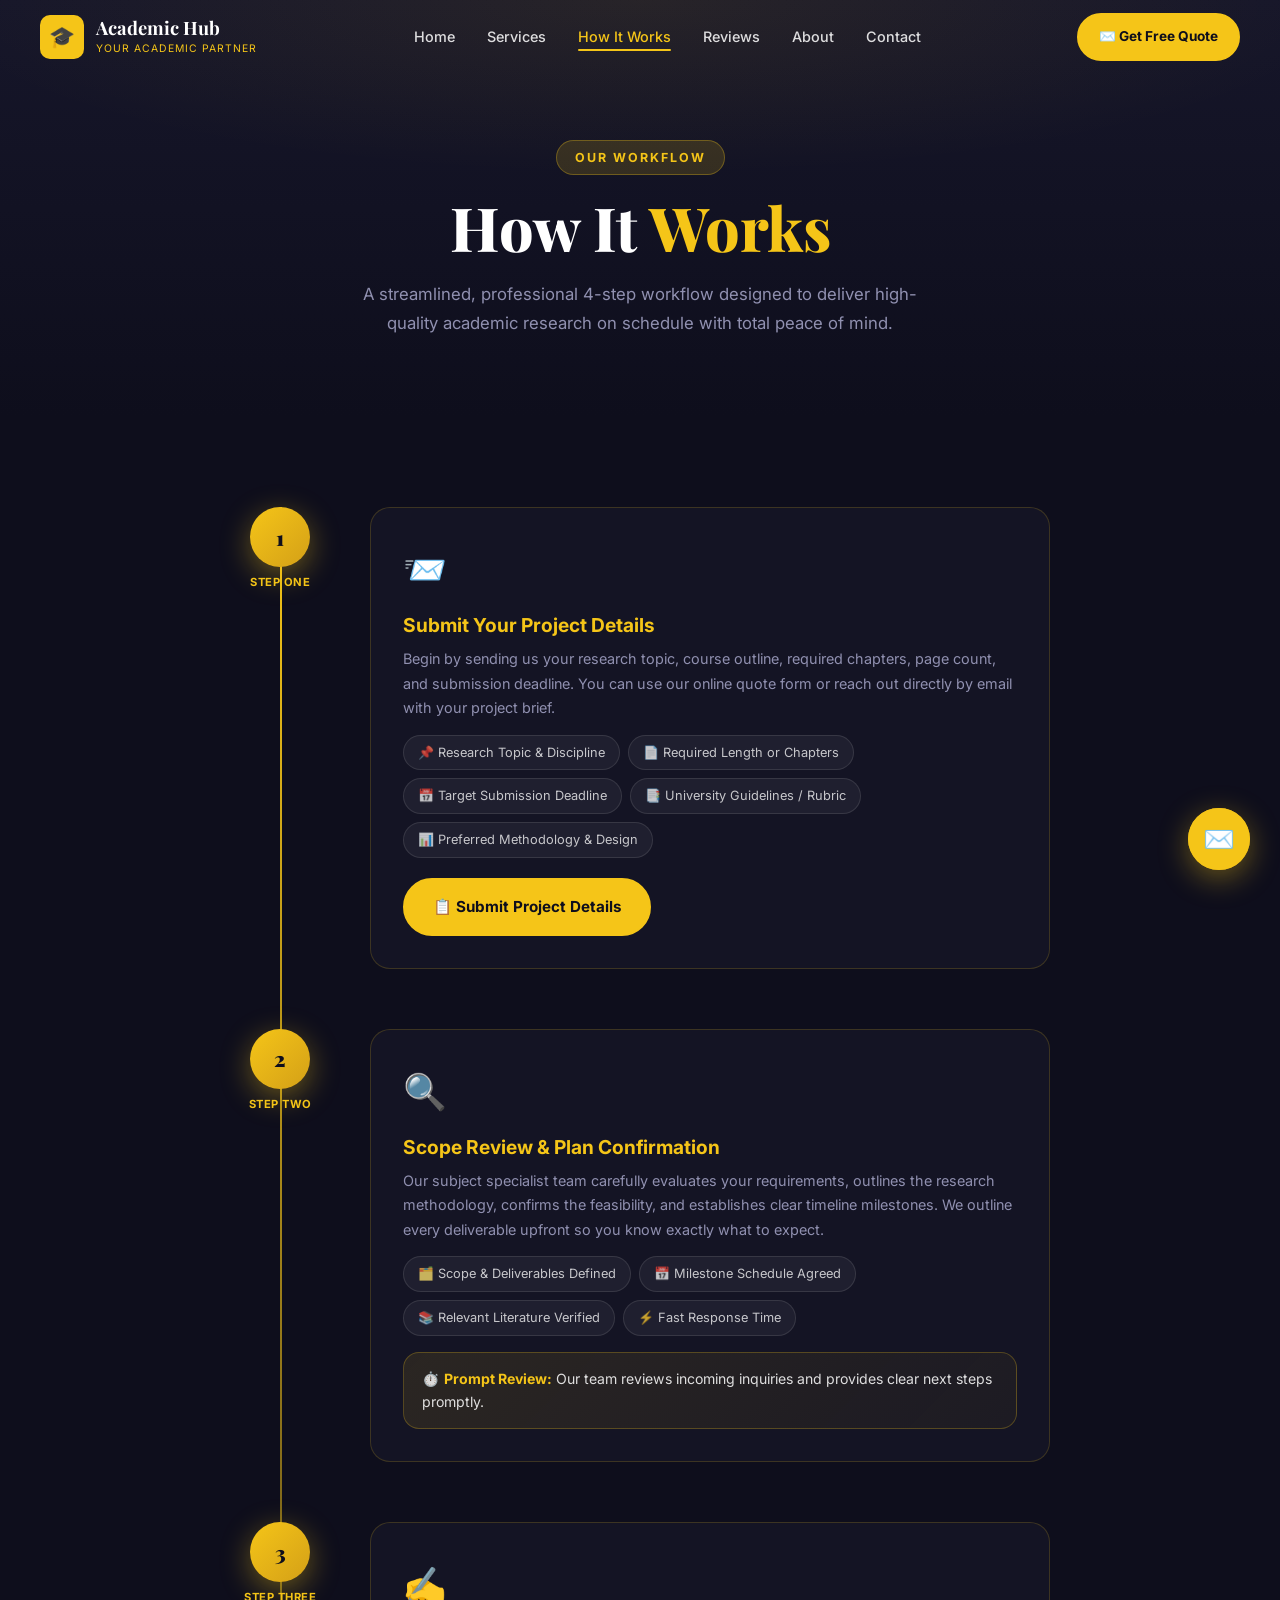
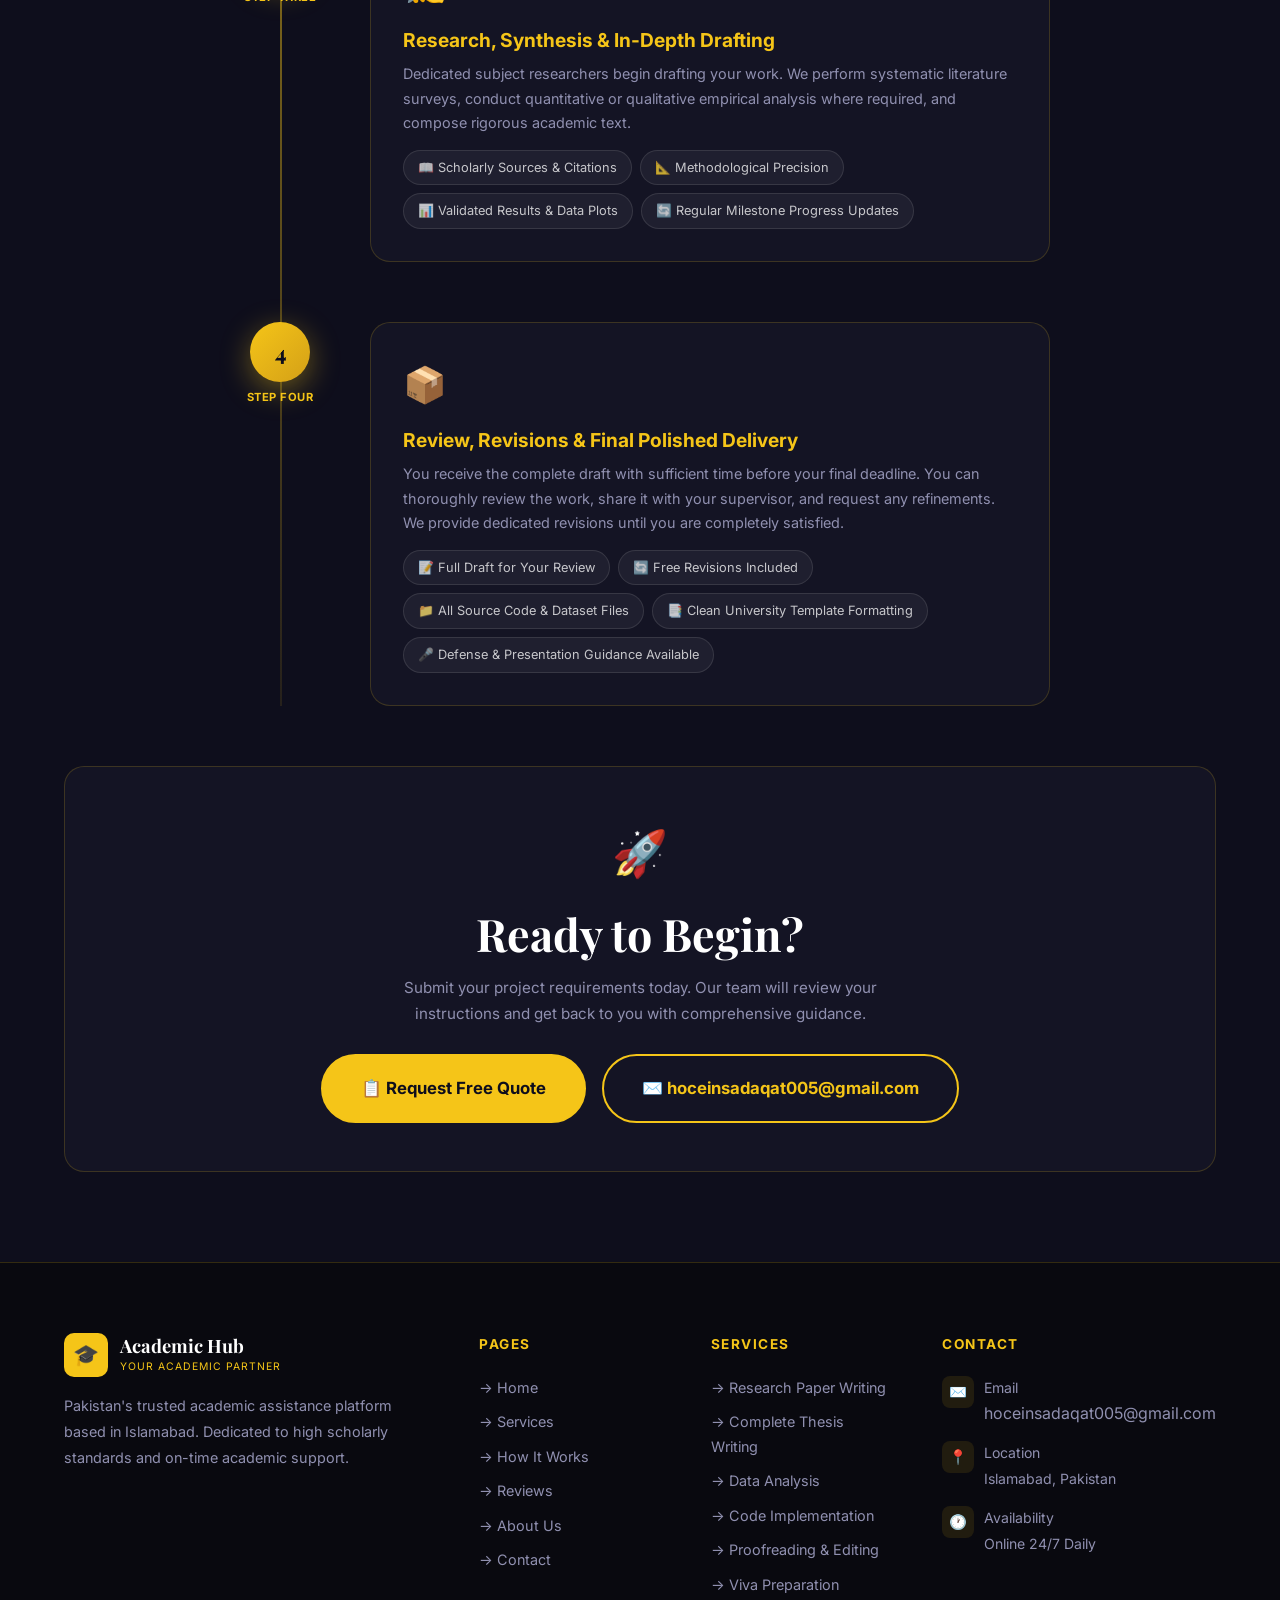
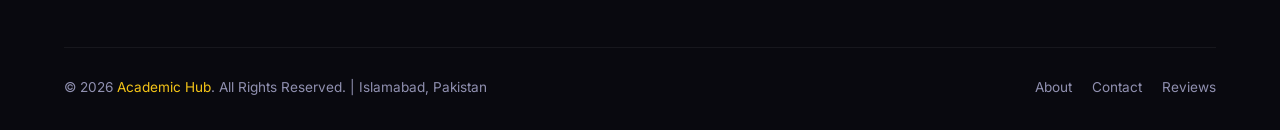
<file: how-it-works.html>
<!DOCTYPE html>
<html lang="en">
<head>
  <meta charset="UTF-8"/>
  <meta name="viewport" content="width=device-width, initial-scale=1.0"/>
  <title>How It Works – Academic Hub | 4-Step Academic Workflow</title>
  <meta name="description" content="Simple, structured 4-step process for getting your academic writing, research papers, and thesis completed on schedule."/>
  <link rel="stylesheet" href="styles.css"/>
  <link rel="stylesheet" href="inner.css"/>
  <link rel="icon" href="data:image/svg+xml,<svg xmlns='http://www.w3.org/2000/svg' viewBox='0 0 100 100'><text y='.9em' font-size='90'>🎓</text></svg>"/>
</head>
<body>

<nav id="navbar">
  <div class="nav-inner">
    <a href="index.html" class="nav-logo">
      <div class="nav-logo-icon">🎓</div>
      <div class="nav-logo-text">
        <strong>Academic Hub</strong>
        <span>Your Academic Partner</span>
      </div>
    </a>
    <ul class="nav-links">
      <li><a href="index.html">Home</a></li>
      <li><a href="services.html">Services</a></li>
      <li><a href="how-it-works.html" class="active">How It Works</a></li>
      <li><a href="reviews.html">Reviews</a></li>
      <li><a href="about.html">About</a></li>
      <li><a href="contact.html">Contact</a></li>
    </ul>
    <div class="nav-cta">
      <a href="contact.html" class="btn btn-primary btn-sm">✉️ Get Free Quote</a>
    </div>
    <button class="hamburger" id="hamburger" aria-label="Menu"><span></span><span></span><span></span></button>
  </div>
</nav>

<div class="mobile-nav" id="mobile-nav">
  <ul>
    <li><a href="index.html">🏠 Home</a></li>
    <li><a href="services.html">📋 Services</a></li>
    <li><a href="how-it-works.html">⚙️ How It Works</a></li>
    <li><a href="reviews.html">⭐ Reviews</a></li>
    <li><a href="about.html">👥 About Us</a></li>
    <li><a href="contact.html">📞 Contact</a></li>
  </ul>
  <div class="mobile-nav-cta">
    <a href="contact.html" class="btn btn-primary">✨ Get Free Quote</a>
    <a href="mailto:hoceinsadaqat005@gmail.com" class="btn btn-outline">✉️ Email Us</a>
  </div>
</div>

<div class="page-hero">
  <div class="container">
    <div class="section-tag">Our Workflow</div>
    <h1>How It <span class="text-accent">Works</span></h1>
    <p>A streamlined, professional 4-step workflow designed to deliver high-quality academic research on schedule with total peace of mind.</p>
  </div>
</div>

<section>
  <div class="container">
    <div class="hiw-timeline" style="max-width: 820px; margin: 0 auto;">

      <!-- Step 1 -->
      <div class="hiw-tl-item" data-aos>
        <div class="hiw-tl-num">
          <div class="hiw-num-circle">1</div>
          <div class="hiw-num-label">STEP ONE</div>
        </div>
        <div class="hiw-tl-content">
          <span class="hiw-tl-icon">📨</span>
          <h3>Submit Your Project Details</h3>
          <p>Begin by sending us your research topic, course outline, required chapters, page count, and submission deadline. You can use our online quote form or reach out directly by email with your project brief.</p>
          <div class="hiw-sub-items">
            <span class="hiw-sub">📌 Research Topic & Discipline</span>
            <span class="hiw-sub">📄 Required Length or Chapters</span>
            <span class="hiw-sub">📅 Target Submission Deadline</span>
            <span class="hiw-sub">📑 University Guidelines / Rubric</span>
            <span class="hiw-sub">📊 Preferred Methodology & Design</span>
          </div>
          <div style="margin-top: 20px;">
            <a href="contact.html" class="btn btn-primary">📋 Submit Project Details</a>
          </div>
        </div>
      </div>

      <!-- Step 2 -->
      <div class="hiw-tl-item" data-aos>
        <div class="hiw-tl-num">
          <div class="hiw-num-circle">2</div>
          <div class="hiw-num-label">STEP TWO</div>
        </div>
        <div class="hiw-tl-content">
          <span class="hiw-tl-icon">🔍</span>
          <h3>Scope Review & Plan Confirmation</h3>
          <p>Our subject specialist team carefully evaluates your requirements, outlines the research methodology, confirms the feasibility, and establishes clear timeline milestones. We outline every deliverable upfront so you know exactly what to expect.</p>
          <div class="hiw-sub-items">
            <span class="hiw-sub">🗂️ Scope & Deliverables Defined</span>
            <span class="hiw-sub">📅 Milestone Schedule Agreed</span>
            <span class="hiw-sub">📚 Relevant Literature Verified</span>
            <span class="hiw-sub">⚡ Fast Response Time</span>
          </div>
          <div class="highlight-box" style="margin-top: 16px; padding: 14px 18px;">
            <p style="font-size: 0.88rem; color: rgba(255,255,255,0.85); margin: 0;">
              ⏱️ <strong style="color:var(--accent);">Prompt Review:</strong> Our team reviews incoming inquiries and provides clear next steps promptly.
            </p>
          </div>
        </div>
      </div>

      <!-- Step 3 -->
      <div class="hiw-tl-item" data-aos>
        <div class="hiw-tl-num">
          <div class="hiw-num-circle">3</div>
          <div class="hiw-num-label">STEP THREE</div>
        </div>
        <div class="hiw-tl-content">
          <span class="hiw-tl-icon">✍️</span>
          <h3>Research, Synthesis & In-Depth Drafting</h3>
          <p>Dedicated subject researchers begin drafting your work. We perform systematic literature surveys, conduct quantitative or qualitative empirical analysis where required, and compose rigorous academic text.</p>
          <div class="hiw-sub-items">
            <span class="hiw-sub">📖 Scholarly Sources & Citations</span>
            <span class="hiw-sub">📐 Methodological Precision</span>
            <span class="hiw-sub">📊 Validated Results & Data Plots</span>
            <span class="hiw-sub">🔄 Regular Milestone Progress Updates</span>
          </div>
        </div>
      </div>

      <!-- Step 4 -->
      <div class="hiw-tl-item" data-aos>
        <div class="hiw-tl-num">
          <div class="hiw-num-circle">4</div>
          <div class="hiw-num-label">STEP FOUR</div>
        </div>
        <div class="hiw-tl-content">
          <span class="hiw-tl-icon">📦</span>
          <h3>Review, Revisions & Final Polished Delivery</h3>
          <p>You receive the complete draft with sufficient time before your final deadline. You can thoroughly review the work, share it with your supervisor, and request any refinements. We provide dedicated revisions until you are completely satisfied.</p>
          <div class="hiw-sub-items">
            <span class="hiw-sub">📝 Full Draft for Your Review</span>
            <span class="hiw-sub">🔄 Free Revisions Included</span>
            <span class="hiw-sub">📁 All Source Code & Dataset Files</span>
            <span class="hiw-sub">📑 Clean University Template Formatting</span>
            <span class="hiw-sub">🎤 Defense & Presentation Guidance Available</span>
          </div>
        </div>
      </div>

    </div>

    <!-- CTA -->
    <div style="text-align:center; margin-top:60px; padding: 48px; background: var(--card-bg); border: 1px solid var(--border); border-radius: 20px;" data-aos>
      <div style="font-size:2.8rem; margin-bottom:16px;">🚀</div>
      <h2 style="margin-bottom:14px;">Ready to Begin?</h2>
      <p style="max-width: 520px; margin: 0 auto 28px; font-size: 0.95rem; color: var(--text-muted);">
        Submit your project requirements today. Our team will review your instructions and get back to you with comprehensive guidance.
      </p>
      <div style="display:flex; gap:16px; justify-content:center; flex-wrap:wrap;">
        <a href="contact.html" class="btn btn-primary btn-lg">📋 Request Free Quote</a>
        <a href="mailto:hoceinsadaqat005@gmail.com" class="btn btn-outline btn-lg">✉️ hoceinsadaqat005@gmail.com</a>
      </div>
    </div>
  </div>
</section>

<!-- FOOTER -->
<footer>
  <div class="container">
    <div class="footer-grid">
      <div class="footer-brand">
        <a href="index.html" class="nav-logo" style="display:inline-flex;">
          <div class="nav-logo-icon">🎓</div>
          <div class="nav-logo-text"><strong>Academic Hub</strong><span>Your Academic Partner</span></div>
        </a>
        <p>Pakistan's trusted academic assistance platform based in Islamabad. Dedicated to high scholarly standards and on-time academic support.</p>
      </div>
      <div>
        <div class="footer-heading">Pages</div>
        <ul class="footer-links">
          <li><a href="index.html">→ Home</a></li>
          <li><a href="services.html">→ Services</a></li>
          <li><a href="how-it-works.html">→ How It Works</a></li>
          <li><a href="reviews.html">→ Reviews</a></li>
          <li><a href="about.html">→ About Us</a></li>
          <li><a href="contact.html">→ Contact</a></li>
        </ul>
      </div>
      <div>
        <div class="footer-heading">Services</div>
        <ul class="footer-links">
          <li><a href="services.html">→ Research Paper Writing</a></li>
          <li><a href="services.html">→ Complete Thesis Writing</a></li>
          <li><a href="services.html">→ Data Analysis</a></li>
          <li><a href="services.html">→ Code Implementation</a></li>
          <li><a href="services.html">→ Proofreading & Editing</a></li>
          <li><a href="services.html">→ Viva Preparation</a></li>
        </ul>
      </div>
      <div>
        <div class="footer-heading">Contact</div>
        <div class="footer-contact-item">
          <div class="icon">✉️</div>
          <div><p>Email</p><a href="mailto:hoceinsadaqat005@gmail.com">hoceinsadaqat005@gmail.com</a></div>
        </div>
        <div class="footer-contact-item">
          <div class="icon">📍</div>
          <div><p>Location</p><span style="color:var(--text-muted); font-size:.88rem;">Islamabad, Pakistan</span></div>
        </div>
        <div class="footer-contact-item">
          <div class="icon">🕐</div>
          <div><p>Availability</p><span style="color:var(--text-muted); font-size:.88rem;">Online 24/7 Daily</span></div>
        </div>
      </div>
    </div>
    <div class="footer-bottom">
      <p style="color: var(--text-muted);">© 2026 <span class="text-accent">Academic Hub</span>. All Rights Reserved. | Islamabad, Pakistan</p>
      <div class="footer-bottom-links">
        <a href="about.html">About</a>
        <a href="contact.html">Contact</a>
        <a href="reviews.html">Reviews</a>
      </div>
    </div>
  </div>
</footer>

<!-- Floating Email Button -->
<a href="mailto:hoceinsadaqat005@gmail.com" class="email-float" title="Email Us">
  <span class="email-tooltip">Email Us</span>
  <span style="position:relative;z-index:1; font-size:1.6rem;">✉️</span>
</a>

<script src="script.js"></script>
</body>
</html>
</file>
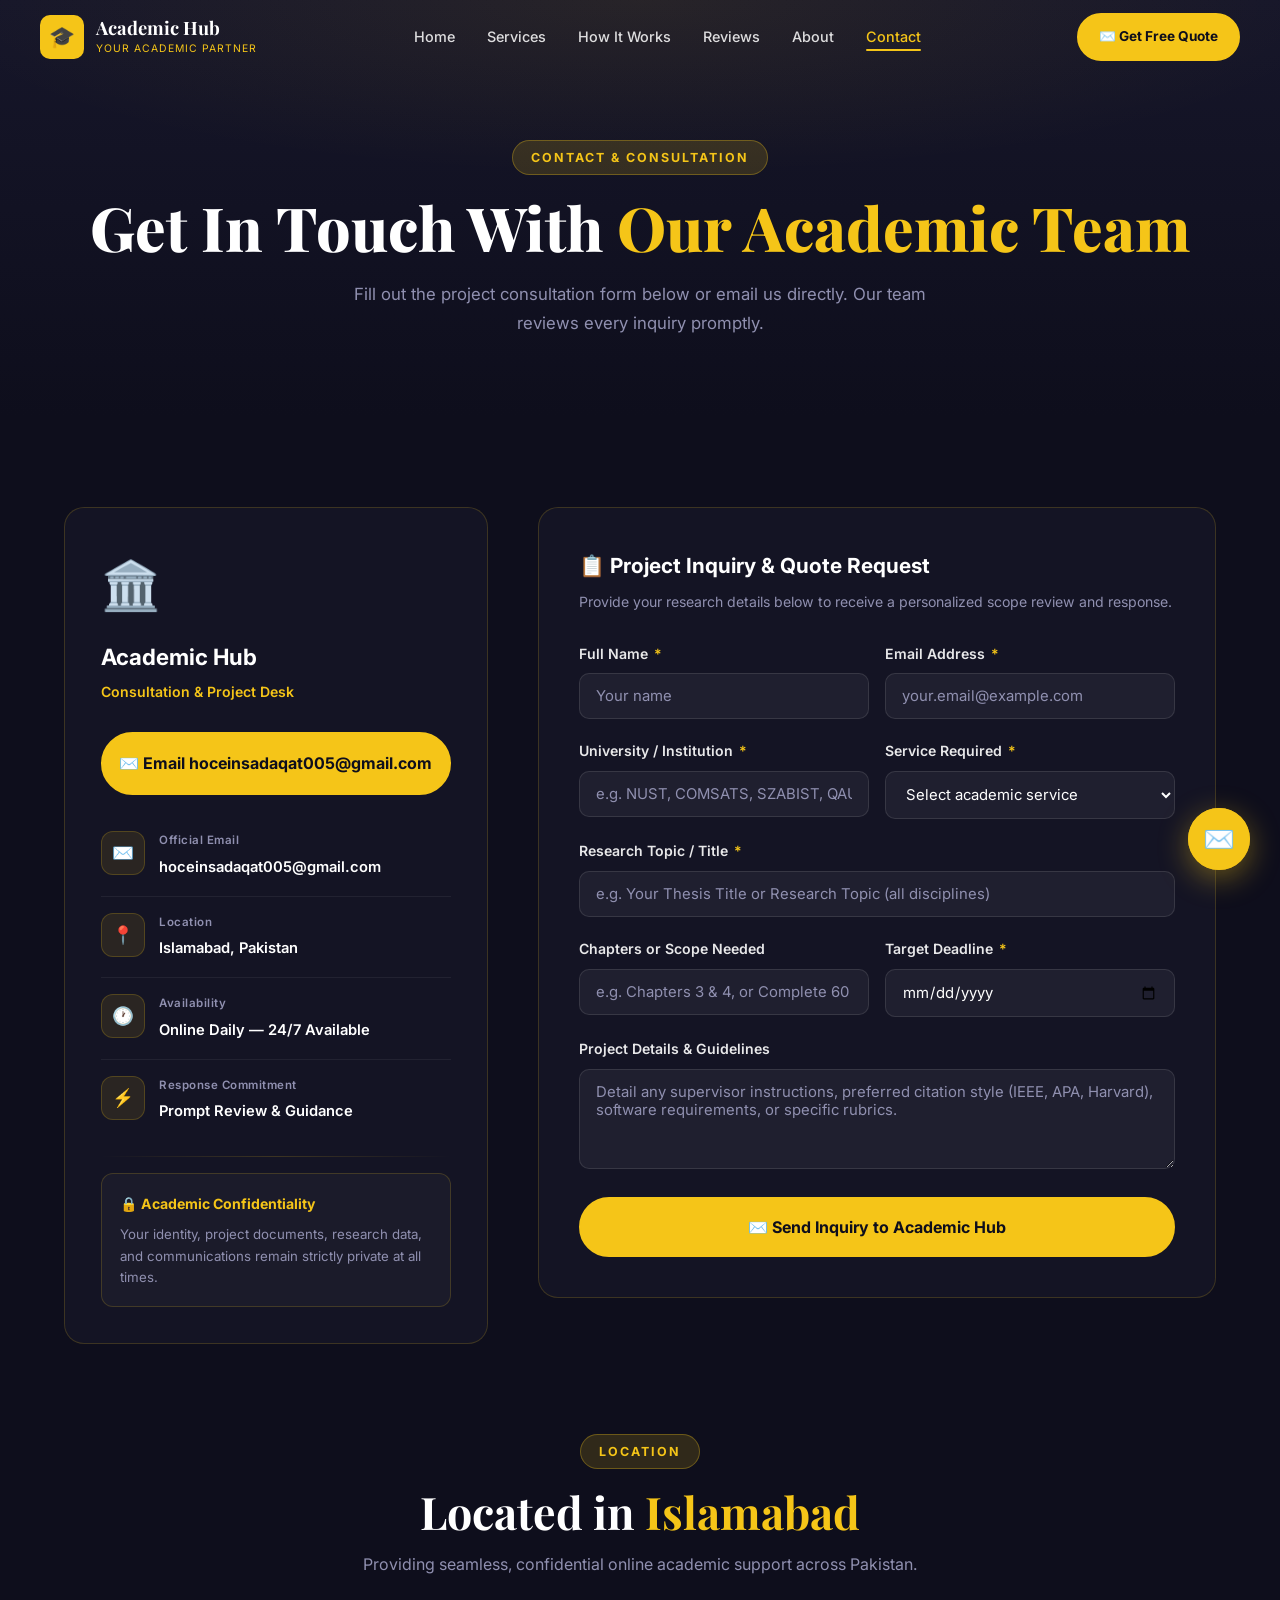
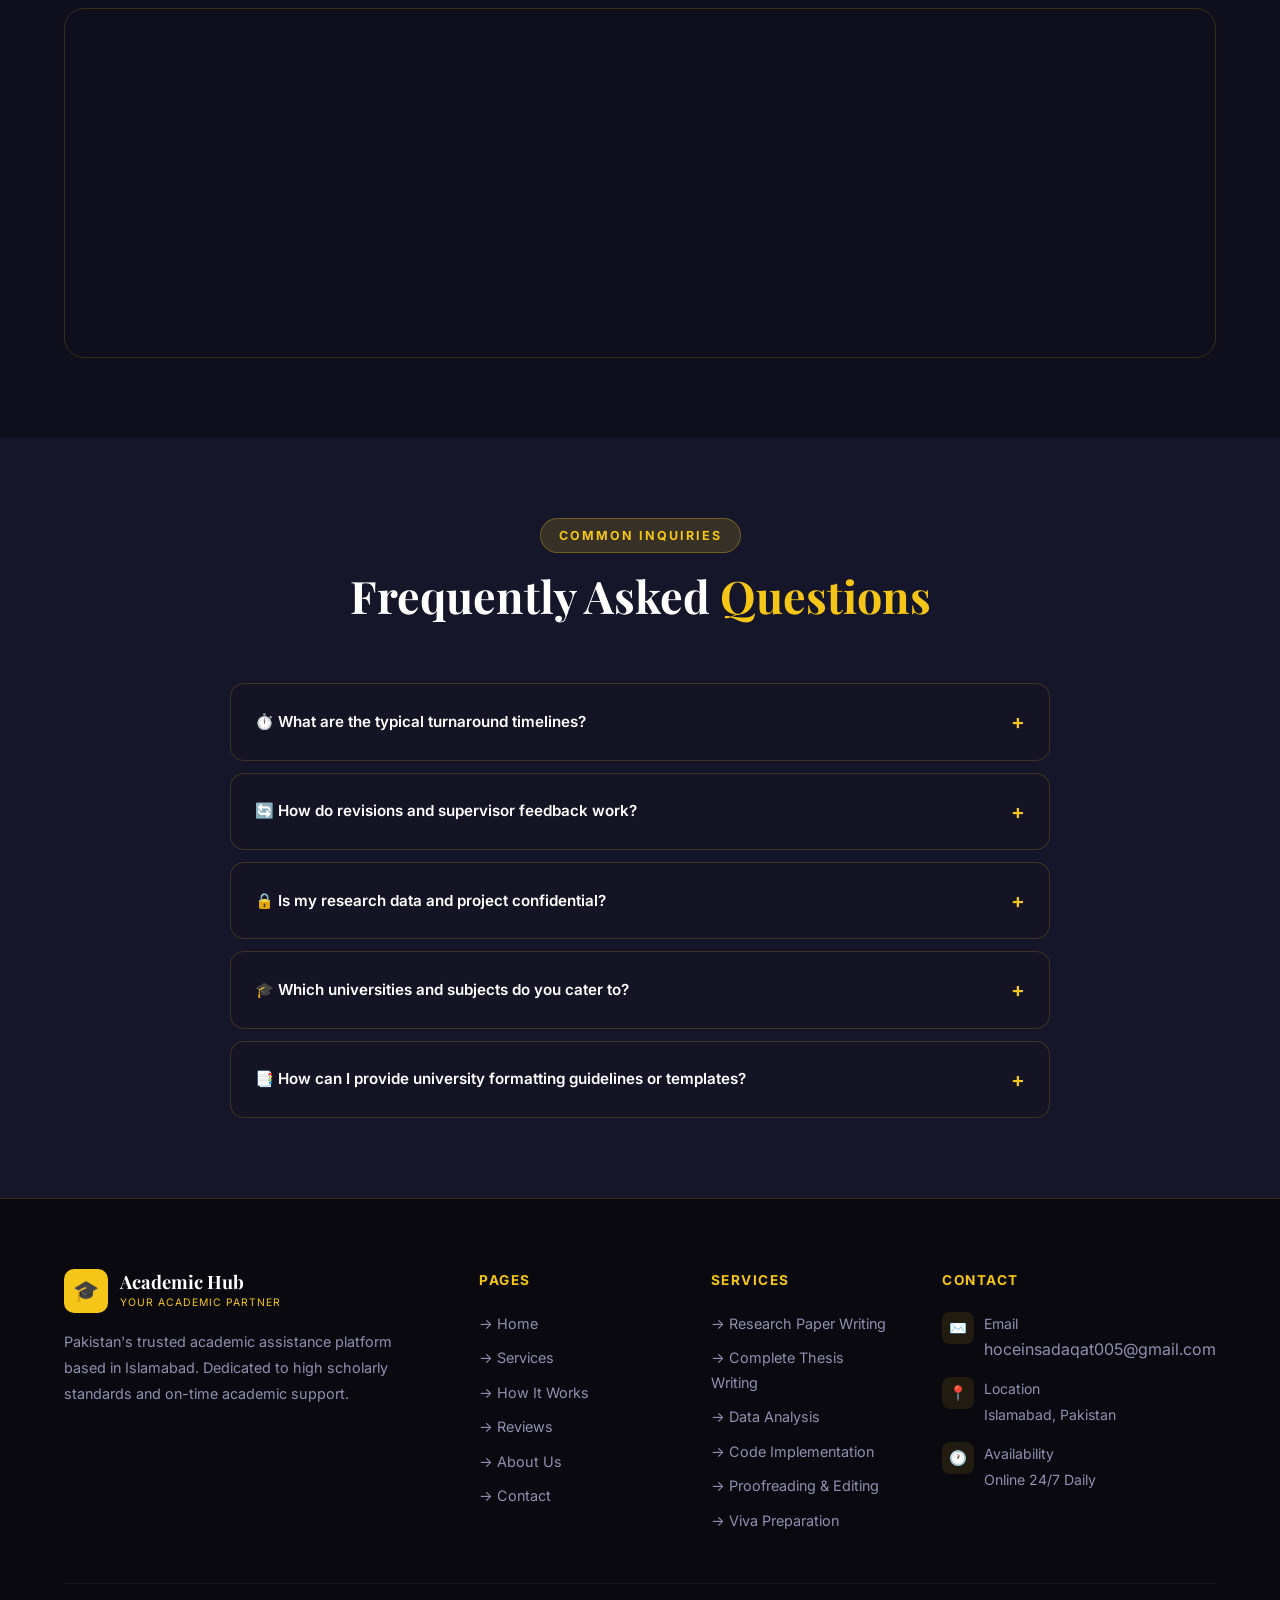
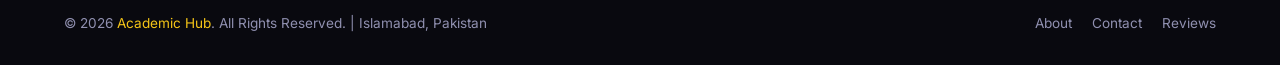
<file: pricing.html>
<!DOCTYPE html>
<html lang="en">
<head>
  <meta charset="UTF-8"/>
  <meta http-equiv="refresh" content="0; url=contact.html"/>
  <title>Redirecting to Quote Consultation – Academic Hub</title>
  <script>window.location.href = "contact.html";</script>
</head>
<body style="background:#0E0E1C; color:#FFFFFF; font-family:sans-serif; text-align:center; padding-top:100px;">
  <h2>Redirecting to <a href="contact.html" style="color:#F5C518;">Academic Consultation</a>...</h2>
</body>
</html>
</file>
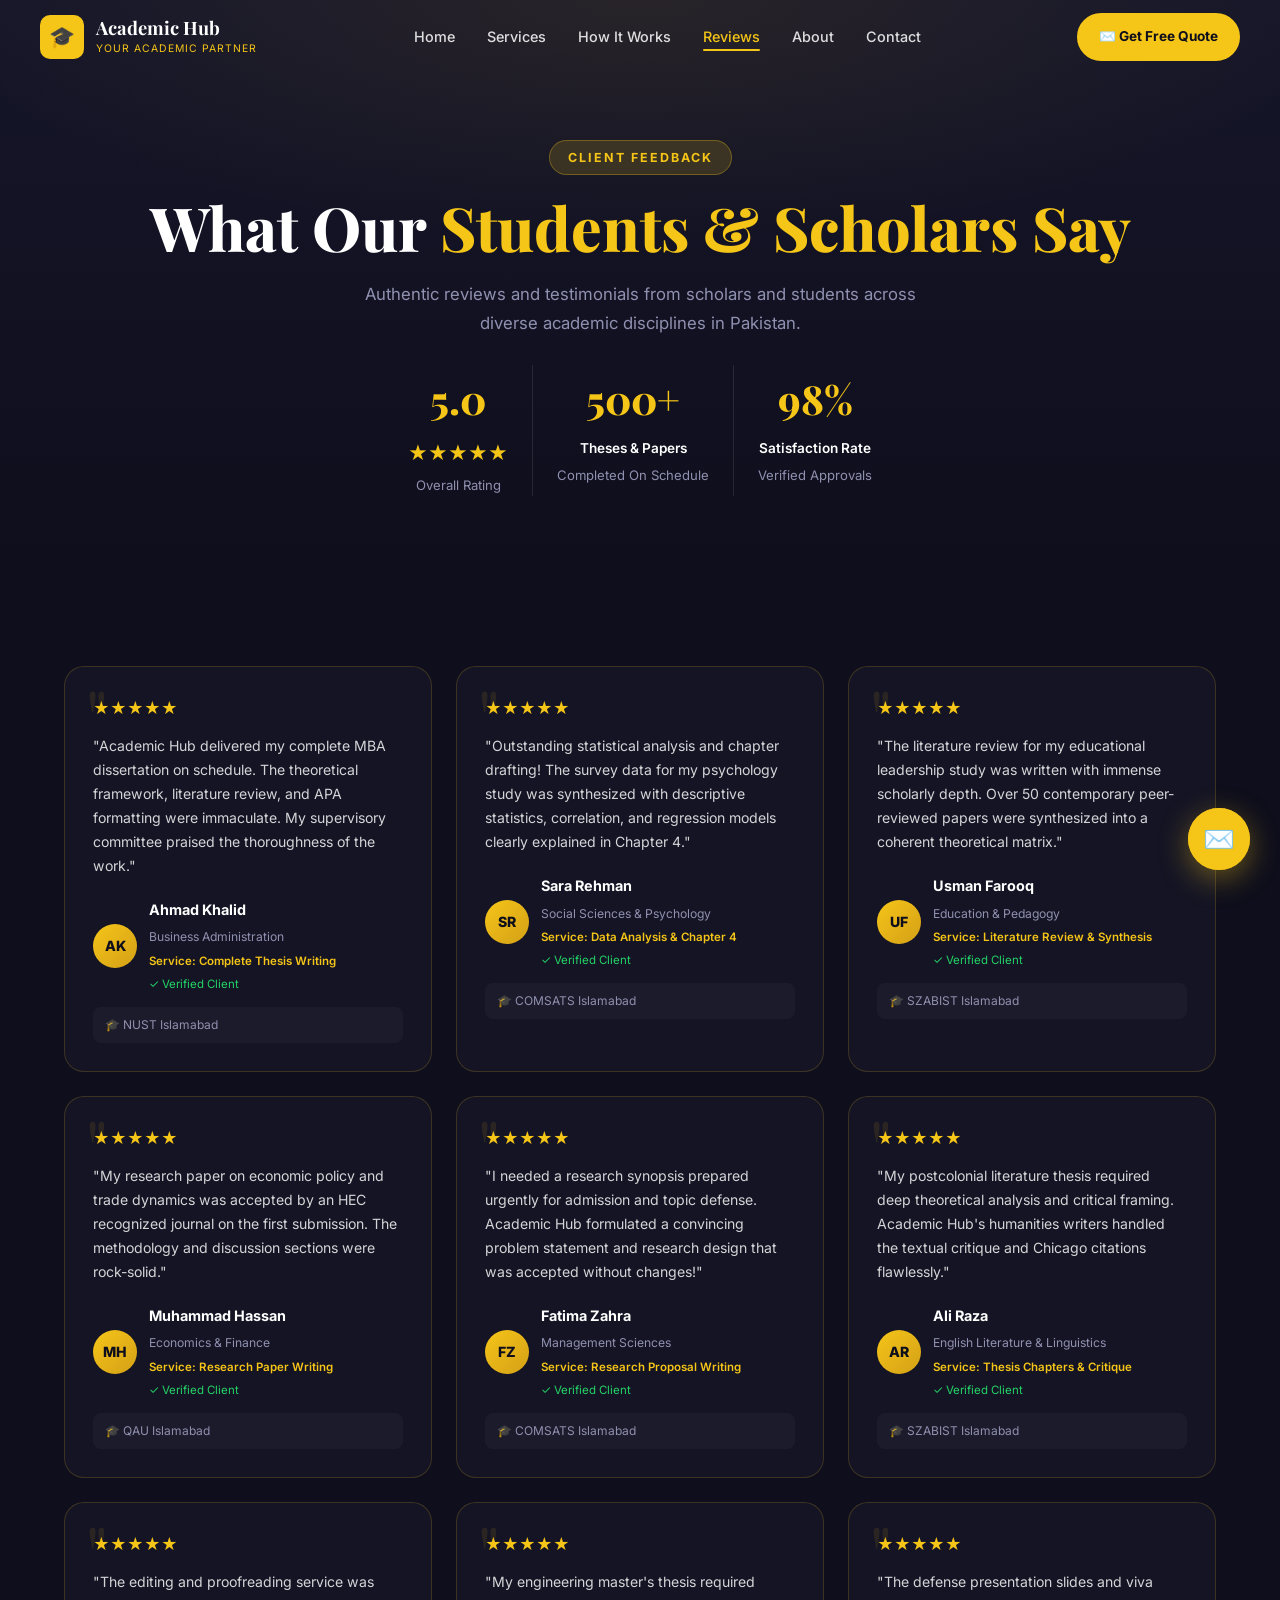
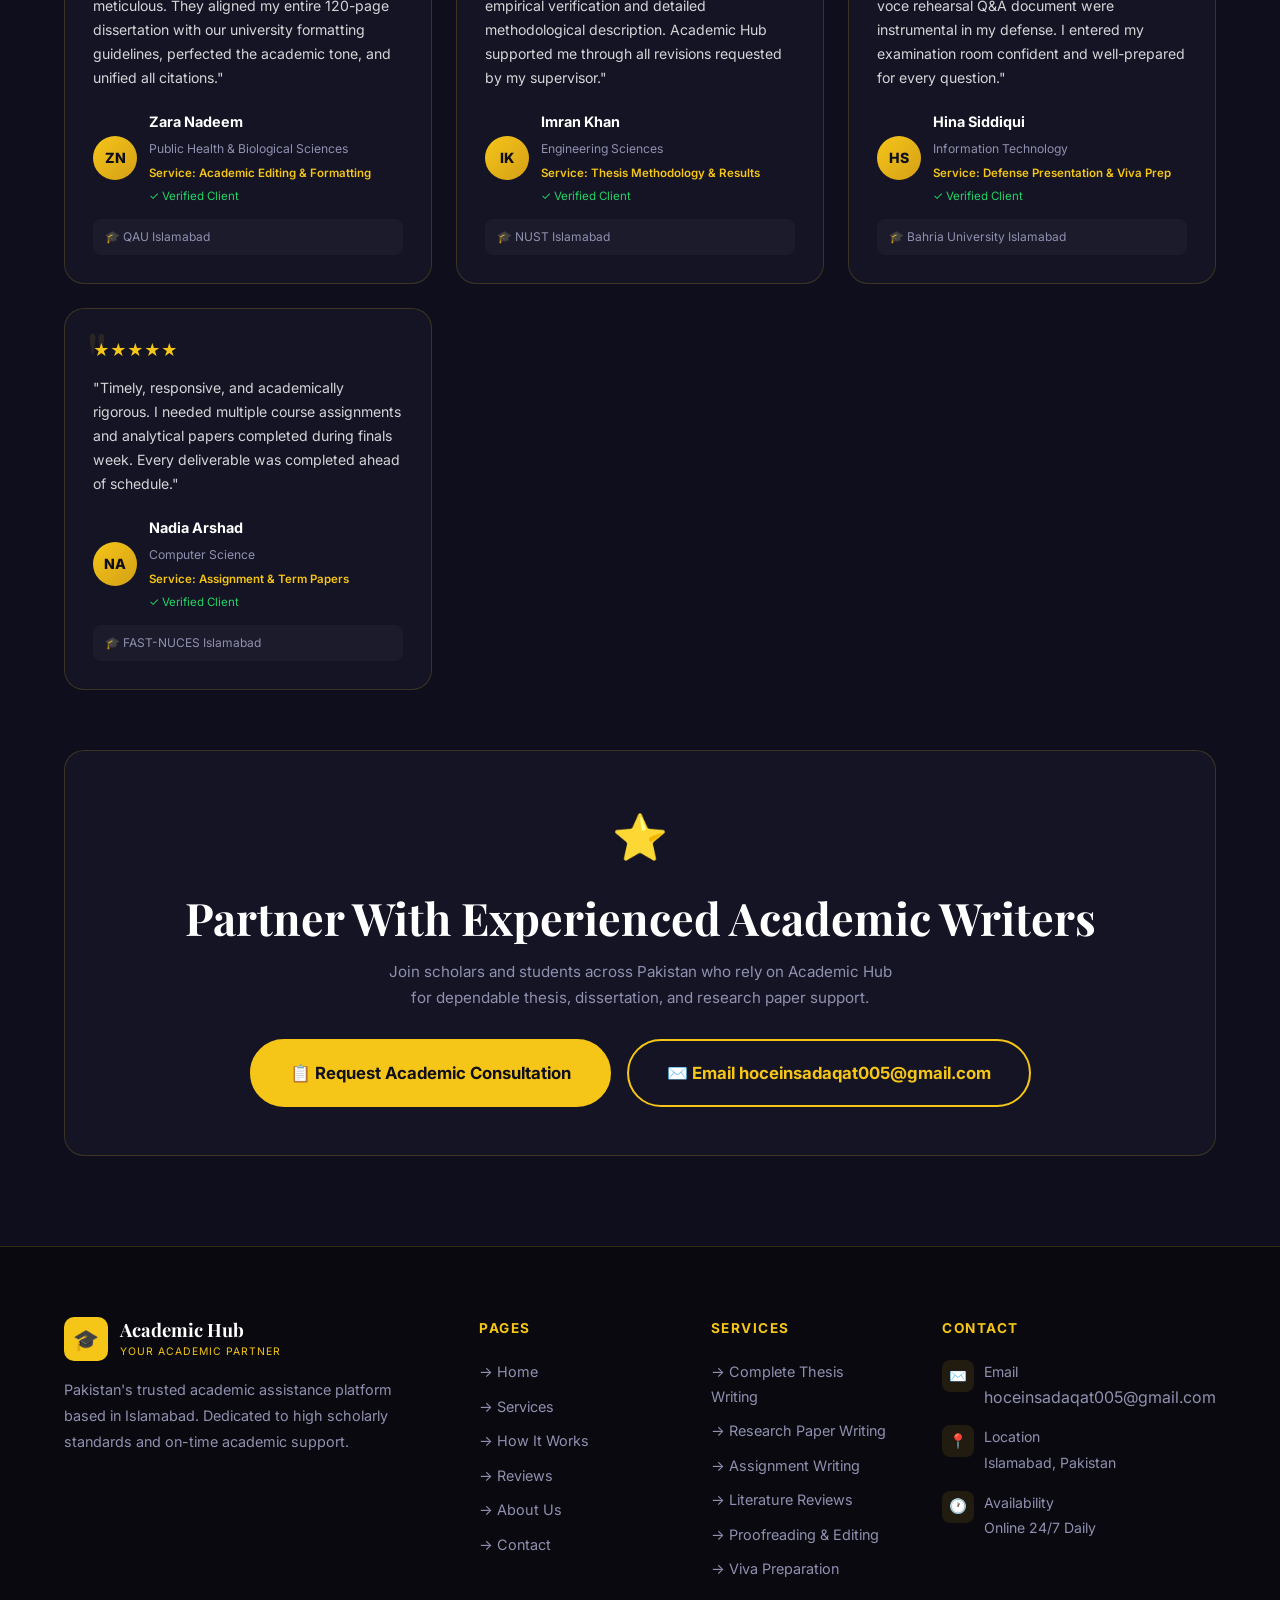
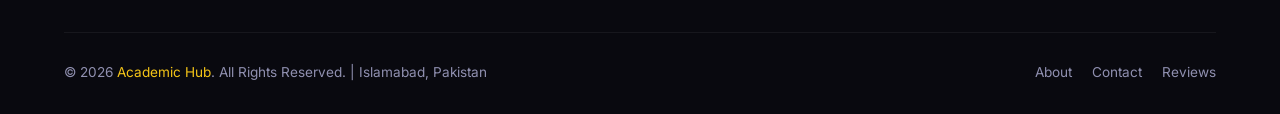
<file: reviews.html>
<!DOCTYPE html>
<html lang="en">
<head>
  <meta charset="UTF-8"/>
  <meta name="viewport" content="width=device-width, initial-scale=1.0"/>
  <title>Reviews – Academic Hub | Student & Scholar Testimonials</title>
  <meta name="description" content="Read reviews and testimonials from university students and researchers across Pakistan who trust Academic Hub for thesis writing and academic research."/>
  <link rel="stylesheet" href="styles.css"/>
  <link rel="stylesheet" href="inner.css"/>
  <link rel="icon" href="data:image/svg+xml,<svg xmlns='http://www.w3.org/2000/svg' viewBox='0 0 100 100'><text y='.9em' font-size='90'>🎓</text></svg>"/>
</head>
<body>

<nav id="navbar">
  <div class="nav-inner">
    <a href="index.html" class="nav-logo">
      <div class="nav-logo-icon">🎓</div>
      <div class="nav-logo-text">
        <strong>Academic Hub</strong>
        <span>Your Academic Partner</span>
      </div>
    </a>
    <ul class="nav-links">
      <li><a href="index.html">Home</a></li>
      <li><a href="services.html">Services</a></li>
      <li><a href="how-it-works.html">How It Works</a></li>
      <li><a href="reviews.html" class="active">Reviews</a></li>
      <li><a href="about.html">About</a></li>
      <li><a href="contact.html">Contact</a></li>
    </ul>
    <div class="nav-cta">
      <a href="contact.html" class="btn btn-primary btn-sm">✉️ Get Free Quote</a>
    </div>
    <button class="hamburger" id="hamburger" aria-label="Menu"><span></span><span></span><span></span></button>
  </div>
</nav>

<div class="mobile-nav" id="mobile-nav">
  <ul>
    <li><a href="index.html">🏠 Home</a></li>
    <li><a href="services.html">📋 Services</a></li>
    <li><a href="how-it-works.html">⚙️ How It Works</a></li>
    <li><a href="reviews.html">⭐ Reviews</a></li>
    <li><a href="about.html">👥 About Us</a></li>
    <li><a href="contact.html">📞 Contact</a></li>
  </ul>
  <div class="mobile-nav-cta">
    <a href="contact.html" class="btn btn-primary">✨ Get Free Quote</a>
    <a href="mailto:hoceinsadaqat005@gmail.com" class="btn btn-outline">✉️ Email Us</a>
  </div>
</div>

<div class="page-hero">
  <div class="container">
    <div class="section-tag">Client Feedback</div>
    <h1>What Our <span class="text-accent">Students & Scholars Say</span></h1>
    <p>Authentic reviews and testimonials from scholars and students across diverse academic disciplines in Pakistan.</p>
    <div style="margin-top:28px; display:flex; gap:24px; justify-content:center; flex-wrap:wrap;">
      <div style="text-align:center;">
        <div style="font-size:2.5rem; font-weight:800; color:var(--accent); font-family:'Playfair Display',serif;">5.0</div>
        <div style="color:var(--accent); font-size:1.2rem; margin:4px 0;">★★★★★</div>
        <div style="font-size:0.82rem; color:var(--text-muted);">Overall Rating</div>
      </div>
      <div style="width:1px; background:rgba(255,255,255,0.1);"></div>
      <div style="text-align:center;">
        <div style="font-size:2.5rem; font-weight:800; color:var(--accent); font-family:'Playfair Display',serif;">500+</div>
        <div style="font-size:0.85rem; color:var(--white); margin:4px 0; font-weight:600;">Theses & Papers</div>
        <div style="font-size:0.82rem; color:var(--text-muted);">Completed On Schedule</div>
      </div>
      <div style="width:1px; background:rgba(255,255,255,0.1);"></div>
      <div style="text-align:center;">
        <div style="font-size:2.5rem; font-weight:800; color:var(--accent); font-family:'Playfair Display',serif;">98%</div>
        <div style="font-size:0.85rem; color:var(--white); margin:4px 0; font-weight:600;">Satisfaction Rate</div>
        <div style="font-size:0.82rem; color:var(--text-muted);">Verified Approvals</div>
      </div>
    </div>
  </div>
</div>

<section>
  <div class="container">
    <div class="reviews-grid">

      <div class="review-card" data-aos>
        <div class="rv-stars">★★★★★</div>
        <p class="rv-text">"Academic Hub delivered my complete MBA dissertation on schedule. The theoretical framework, literature review, and APA formatting were immaculate. My supervisory committee praised the thoroughness of the work."</p>
        <div class="rv-author">
          <div class="rv-avatar">AK</div>
          <div class="rv-info">
            <strong>Ahmad Khalid</strong>
            <small>Business Administration</small>
            <div class="rv-service">Service: Complete Thesis Writing</div>
            <div class="rv-verified">✓ Verified Client</div>
          </div>
        </div>
        <div style="margin-top:12px; font-size:0.75rem; color:var(--text-muted); background:rgba(255,255,255,0.03); padding:8px 12px; border-radius:8px;">🎓 NUST Islamabad</div>
      </div>

      <div class="review-card" data-aos>
        <div class="rv-stars">★★★★★</div>
        <p class="rv-text">"Outstanding statistical analysis and chapter drafting! The survey data for my psychology study was synthesized with descriptive statistics, correlation, and regression models clearly explained in Chapter 4."</p>
        <div class="rv-author">
          <div class="rv-avatar">SR</div>
          <div class="rv-info">
            <strong>Sara Rehman</strong>
            <small>Social Sciences & Psychology</small>
            <div class="rv-service">Service: Data Analysis & Chapter 4</div>
            <div class="rv-verified">✓ Verified Client</div>
          </div>
        </div>
        <div style="margin-top:12px; font-size:0.75rem; color:var(--text-muted); background:rgba(255,255,255,0.03); padding:8px 12px; border-radius:8px;">🎓 COMSATS Islamabad</div>
      </div>

      <div class="review-card" data-aos>
        <div class="rv-stars">★★★★★</div>
        <p class="rv-text">"The literature review for my educational leadership study was written with immense scholarly depth. Over 50 contemporary peer-reviewed papers were synthesized into a coherent theoretical matrix."</p>
        <div class="rv-author">
          <div class="rv-avatar">UF</div>
          <div class="rv-info">
            <strong>Usman Farooq</strong>
            <small>Education & Pedagogy</small>
            <div class="rv-service">Service: Literature Review & Synthesis</div>
            <div class="rv-verified">✓ Verified Client</div>
          </div>
        </div>
        <div style="margin-top:12px; font-size:0.75rem; color:var(--text-muted); background:rgba(255,255,255,0.03); padding:8px 12px; border-radius:8px;">🎓 SZABIST Islamabad</div>
      </div>

      <div class="review-card" data-aos>
        <div class="rv-stars">★★★★★</div>
        <p class="rv-text">"My research paper on economic policy and trade dynamics was accepted by an HEC recognized journal on the first submission. The methodology and discussion sections were rock-solid."</p>
        <div class="rv-author">
          <div class="rv-avatar">MH</div>
          <div class="rv-info">
            <strong>Muhammad Hassan</strong>
            <small>Economics & Finance</small>
            <div class="rv-service">Service: Research Paper Writing</div>
            <div class="rv-verified">✓ Verified Client</div>
          </div>
        </div>
        <div style="margin-top:12px; font-size:0.75rem; color:var(--text-muted); background:rgba(255,255,255,0.03); padding:8px 12px; border-radius:8px;">🎓 QAU Islamabad</div>
      </div>

      <div class="review-card" data-aos>
        <div class="rv-stars">★★★★★</div>
        <p class="rv-text">"I needed a research synopsis prepared urgently for admission and topic defense. Academic Hub formulated a convincing problem statement and research design that was accepted without changes!"</p>
        <div class="rv-author">
          <div class="rv-avatar">FZ</div>
          <div class="rv-info">
            <strong>Fatima Zahra</strong>
            <small>Management Sciences</small>
            <div class="rv-service">Service: Research Proposal Writing</div>
            <div class="rv-verified">✓ Verified Client</div>
          </div>
        </div>
        <div style="margin-top:12px; font-size:0.75rem; color:var(--text-muted); background:rgba(255,255,255,0.03); padding:8px 12px; border-radius:8px;">🎓 COMSATS Islamabad</div>
      </div>

      <div class="review-card" data-aos>
        <div class="rv-stars">★★★★★</div>
        <p class="rv-text">"My postcolonial literature thesis required deep theoretical analysis and critical framing. Academic Hub's humanities writers handled the textual critique and Chicago citations flawlessly."</p>
        <div class="rv-author">
          <div class="rv-avatar">AR</div>
          <div class="rv-info">
            <strong>Ali Raza</strong>
            <small>English Literature & Linguistics</small>
            <div class="rv-service">Service: Thesis Chapters & Critique</div>
            <div class="rv-verified">✓ Verified Client</div>
          </div>
        </div>
        <div style="margin-top:12px; font-size:0.75rem; color:var(--text-muted); background:rgba(255,255,255,0.03); padding:8px 12px; border-radius:8px;">🎓 SZABIST Islamabad</div>
      </div>

      <div class="review-card" data-aos>
        <div class="rv-stars">★★★★★</div>
        <p class="rv-text">"The editing and proofreading service was meticulous. They aligned my entire 120-page dissertation with our university formatting guidelines, perfected the academic tone, and unified all citations."</p>
        <div class="rv-author">
          <div class="rv-avatar">ZN</div>
          <div class="rv-info">
            <strong>Zara Nadeem</strong>
            <small>Public Health & Biological Sciences</small>
            <div class="rv-service">Service: Academic Editing & Formatting</div>
            <div class="rv-verified">✓ Verified Client</div>
          </div>
        </div>
        <div style="margin-top:12px; font-size:0.75rem; color:var(--text-muted); background:rgba(255,255,255,0.03); padding:8px 12px; border-radius:8px;">🎓 QAU Islamabad</div>
      </div>

      <div class="review-card" data-aos>
        <div class="rv-stars">★★★★★</div>
        <p class="rv-text">"My engineering master's thesis required empirical verification and detailed methodological description. Academic Hub supported me through all revisions requested by my supervisor."</p>
        <div class="rv-author">
          <div class="rv-avatar">IK</div>
          <div class="rv-info">
            <strong>Imran Khan</strong>
            <small>Engineering Sciences</small>
            <div class="rv-service">Service: Thesis Methodology & Results</div>
            <div class="rv-verified">✓ Verified Client</div>
          </div>
        </div>
        <div style="margin-top:12px; font-size:0.75rem; color:var(--text-muted); background:rgba(255,255,255,0.03); padding:8px 12px; border-radius:8px;">🎓 NUST Islamabad</div>
      </div>

      <div class="review-card" data-aos>
        <div class="rv-stars">★★★★★</div>
        <p class="rv-text">"The defense presentation slides and viva voce rehearsal Q&A document were instrumental in my defense. I entered my examination room confident and well-prepared for every question."</p>
        <div class="rv-author">
          <div class="rv-avatar">HS</div>
          <div class="rv-info">
            <strong>Hina Siddiqui</strong>
            <small>Information Technology</small>
            <div class="rv-service">Service: Defense Presentation & Viva Prep</div>
            <div class="rv-verified">✓ Verified Client</div>
          </div>
        </div>
        <div style="margin-top:12px; font-size:0.75rem; color:var(--text-muted); background:rgba(255,255,255,0.03); padding:8px 12px; border-radius:8px;">🎓 Bahria University Islamabad</div>
      </div>

      <div class="review-card" data-aos>
        <div class="rv-stars">★★★★★</div>
        <p class="rv-text">"Timely, responsive, and academically rigorous. I needed multiple course assignments and analytical papers completed during finals week. Every deliverable was completed ahead of schedule."</p>
        <div class="rv-author">
          <div class="rv-avatar">NA</div>
          <div class="rv-info">
            <strong>Nadia Arshad</strong>
            <small>Computer Science</small>
            <div class="rv-service">Service: Assignment & Term Papers</div>
            <div class="rv-verified">✓ Verified Client</div>
          </div>
        </div>
        <div style="margin-top:12px; font-size:0.75rem; color:var(--text-muted); background:rgba(255,255,255,0.03); padding:8px 12px; border-radius:8px;">🎓 FAST-NUCES Islamabad</div>
      </div>

    </div>

    <!-- CTA -->
    <div style="text-align:center; margin-top:60px; background: var(--card-bg); border:1px solid var(--border); border-radius:20px; padding:48px;" data-aos>
      <div style="font-size:2.8rem; margin-bottom:16px;">⭐</div>
      <h2 style="margin-bottom:14px;">Partner With Experienced Academic Writers</h2>
      <p style="max-width:520px; margin:0 auto 28px; font-size:0.95rem; color:var(--text-muted);">
        Join scholars and students across Pakistan who rely on Academic Hub for dependable thesis, dissertation, and research paper support.
      </p>
      <div style="display:flex; gap:16px; justify-content:center; flex-wrap:wrap;">
        <a href="contact.html" class="btn btn-primary btn-lg">📋 Request Academic Consultation</a>
        <a href="mailto:hoceinsadaqat005@gmail.com" class="btn btn-outline btn-lg">✉️ Email hoceinsadaqat005@gmail.com</a>
      </div>
    </div>
  </div>
</section>

<!-- FOOTER -->
<footer>
  <div class="container">
    <div class="footer-grid">
      <div class="footer-brand">
        <a href="index.html" class="nav-logo" style="display:inline-flex;">
          <div class="nav-logo-icon">🎓</div>
          <div class="nav-logo-text"><strong>Academic Hub</strong><span>Your Academic Partner</span></div>
        </a>
        <p>Pakistan's trusted academic assistance platform based in Islamabad. Dedicated to high scholarly standards and on-time academic support.</p>
      </div>
      <div>
        <div class="footer-heading">Pages</div>
        <ul class="footer-links">
          <li><a href="index.html">→ Home</a></li>
          <li><a href="services.html">→ Services</a></li>
          <li><a href="how-it-works.html">→ How It Works</a></li>
          <li><a href="reviews.html">→ Reviews</a></li>
          <li><a href="about.html">→ About Us</a></li>
          <li><a href="contact.html">→ Contact</a></li>
        </ul>
      </div>
      <div>
        <div class="footer-heading">Services</div>
        <ul class="footer-links">
          <li><a href="services.html">→ Complete Thesis Writing</a></li>
          <li><a href="services.html">→ Research Paper Writing</a></li>
          <li><a href="services.html">→ Assignment Writing</a></li>
          <li><a href="services.html">→ Literature Reviews</a></li>
          <li><a href="services.html">→ Proofreading & Editing</a></li>
          <li><a href="services.html">→ Viva Preparation</a></li>
        </ul>
      </div>
      <div>
        <div class="footer-heading">Contact</div>
        <div class="footer-contact-item">
          <div class="icon">✉️</div>
          <div><p>Email</p><a href="mailto:hoceinsadaqat005@gmail.com">hoceinsadaqat005@gmail.com</a></div>
        </div>
        <div class="footer-contact-item">
          <div class="icon">📍</div>
          <div><p>Location</p><span style="color:var(--text-muted); font-size:.88rem;">Islamabad, Pakistan</span></div>
        </div>
        <div class="footer-contact-item">
          <div class="icon">🕐</div>
          <div><p>Availability</p><span style="color:var(--text-muted); font-size:.88rem;">Online 24/7 Daily</span></div>
        </div>
      </div>
    </div>
    <div class="footer-bottom">
      <p style="color: var(--text-muted);">© 2026 <span class="text-accent">Academic Hub</span>. All Rights Reserved. | Islamabad, Pakistan</p>
      <div class="footer-bottom-links">
        <a href="about.html">About</a>
        <a href="contact.html">Contact</a>
        <a href="reviews.html">Reviews</a>
      </div>
    </div>
  </div>
</footer>

<!-- Floating Email Button -->
<a href="mailto:hoceinsadaqat005@gmail.com" class="email-float" title="Email Us">
  <span class="email-tooltip">Email Us</span>
  <span style="position:relative;z-index:1; font-size:1.6rem;">✉️</span>
</a>

<script src="script.js"></script>
</body>
</html>
</file>
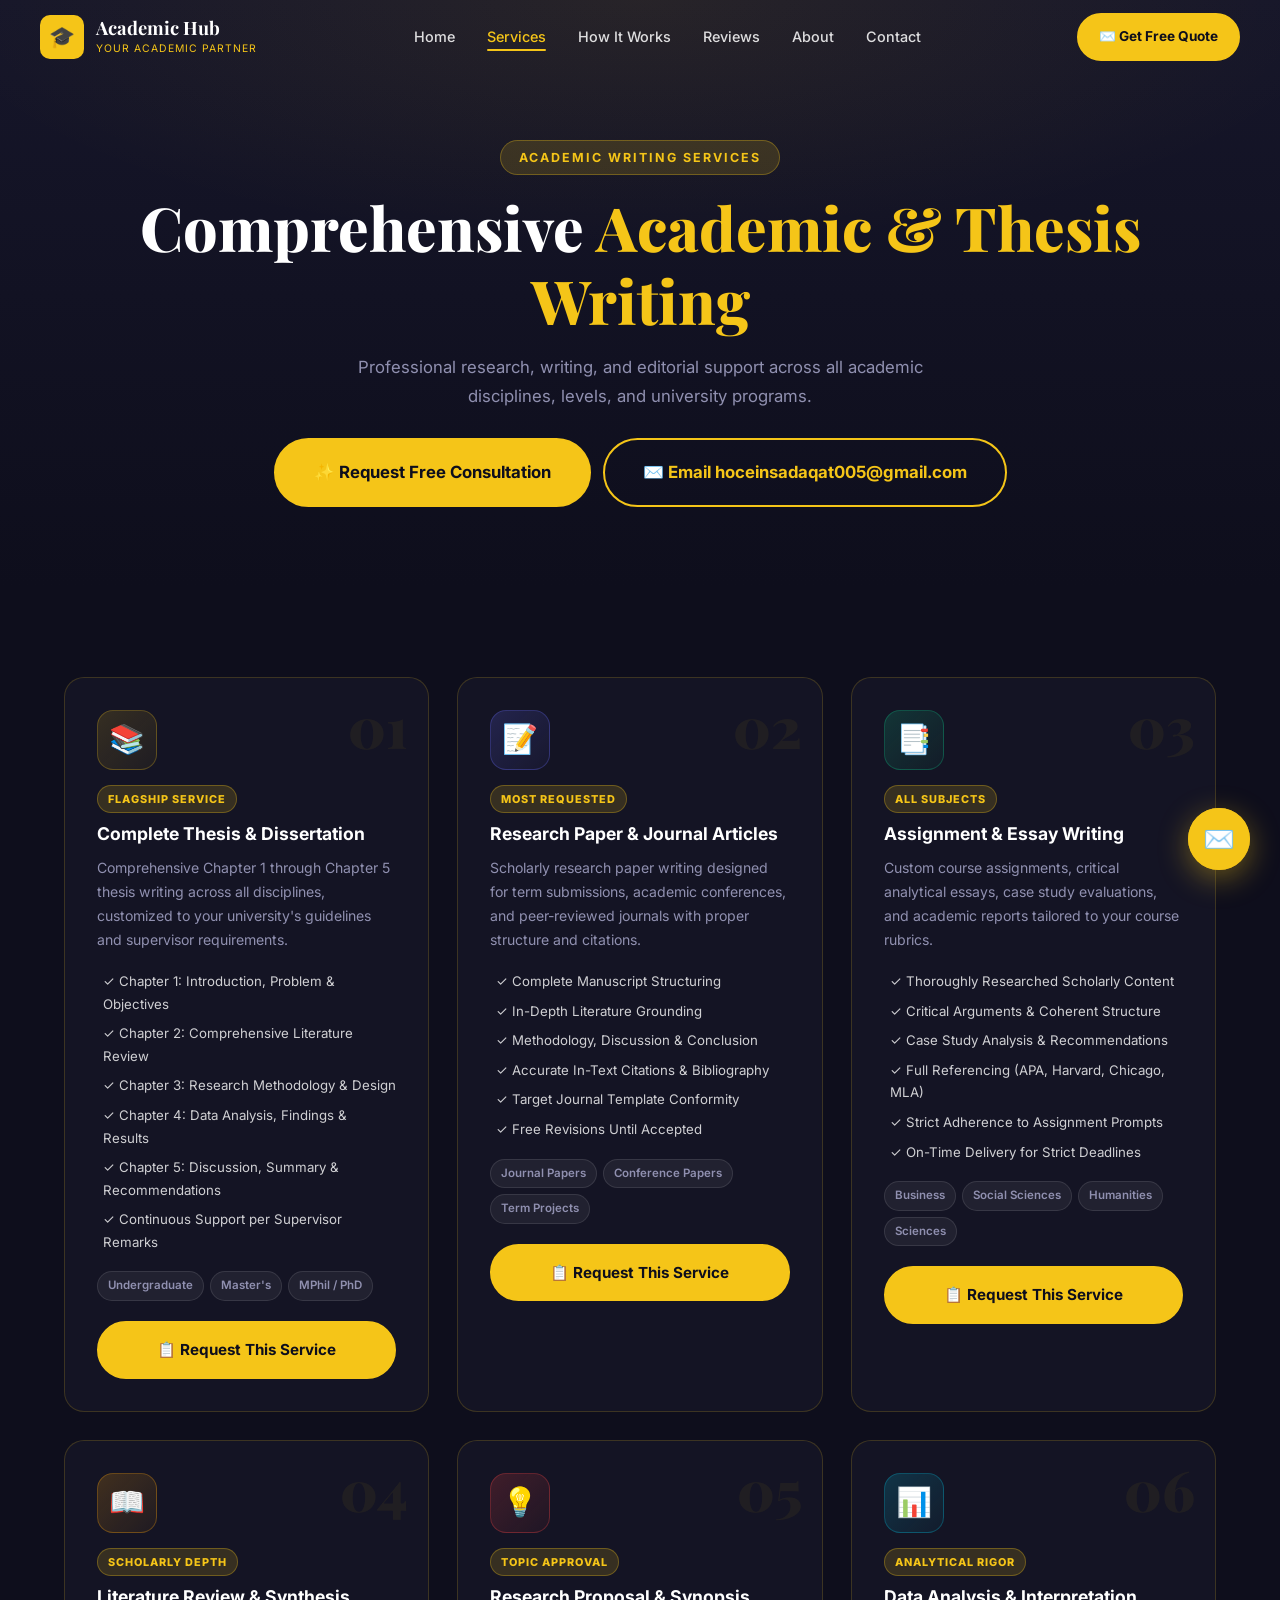
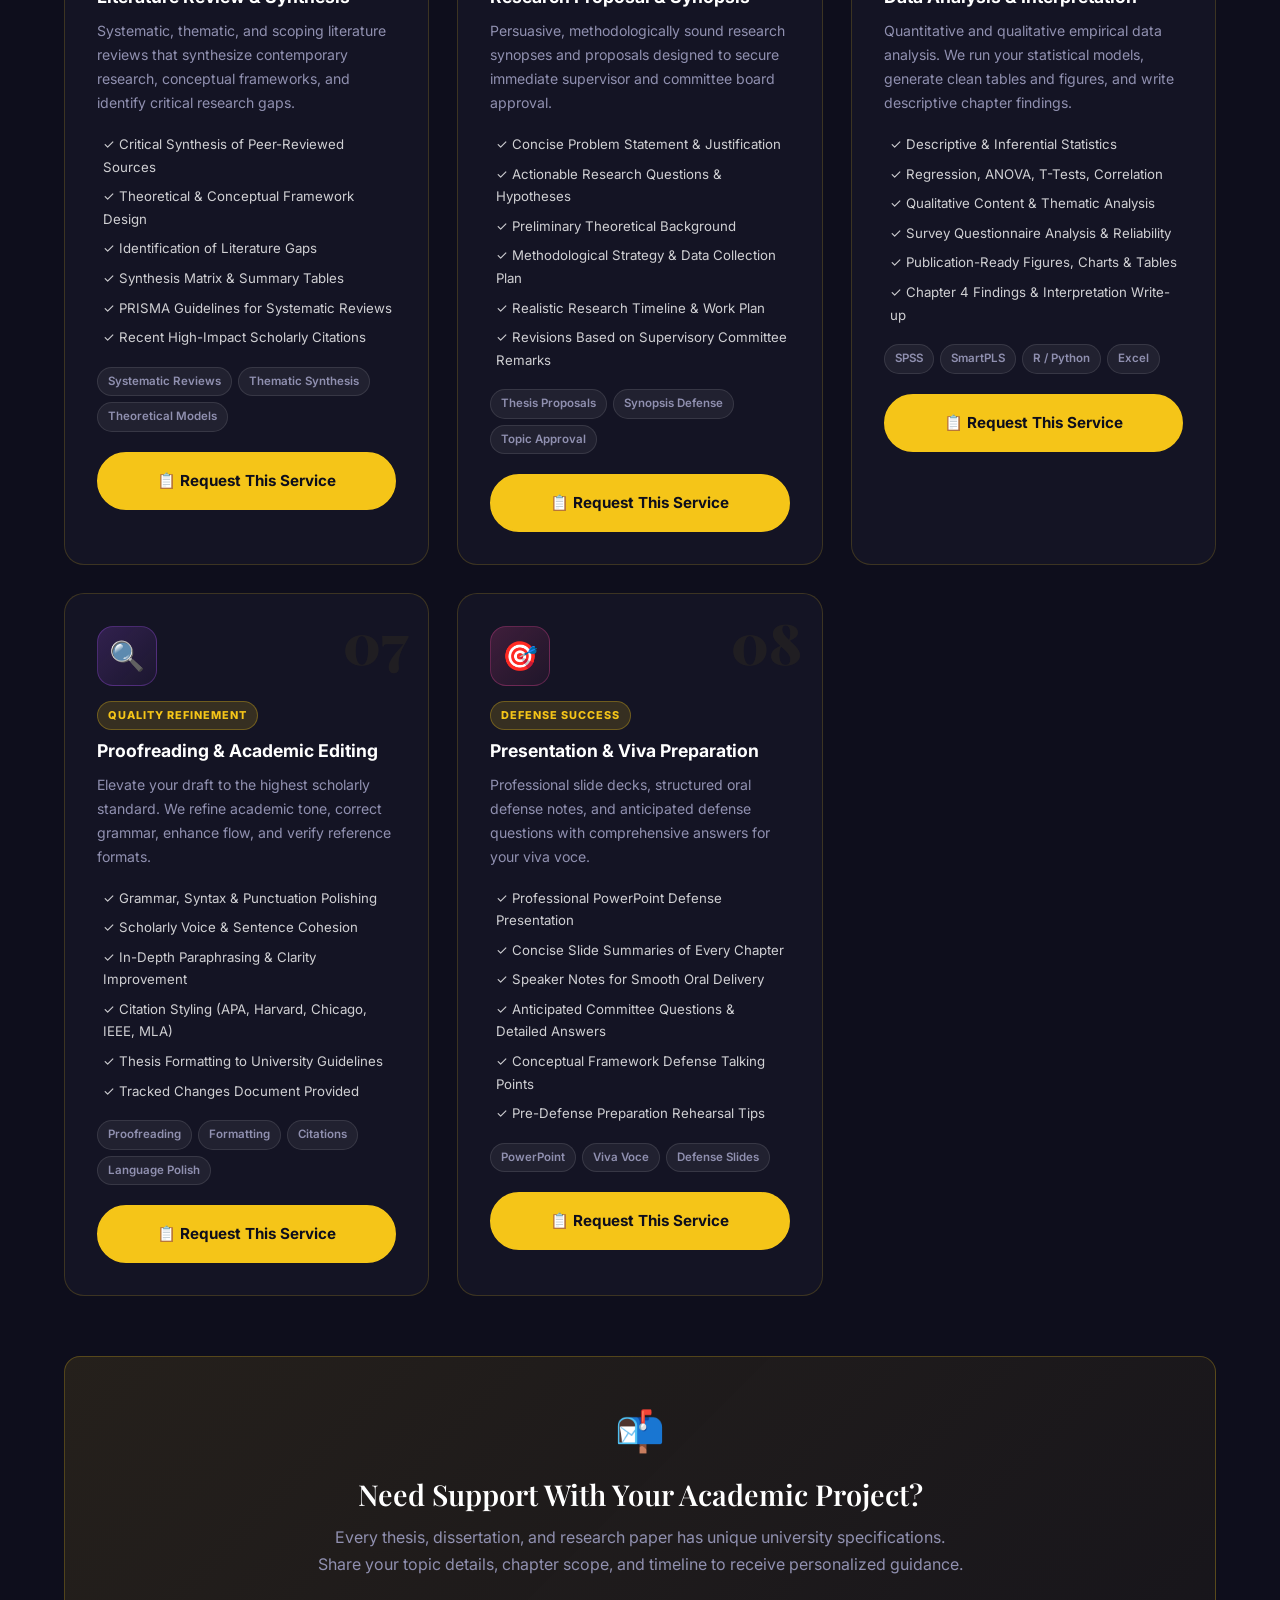
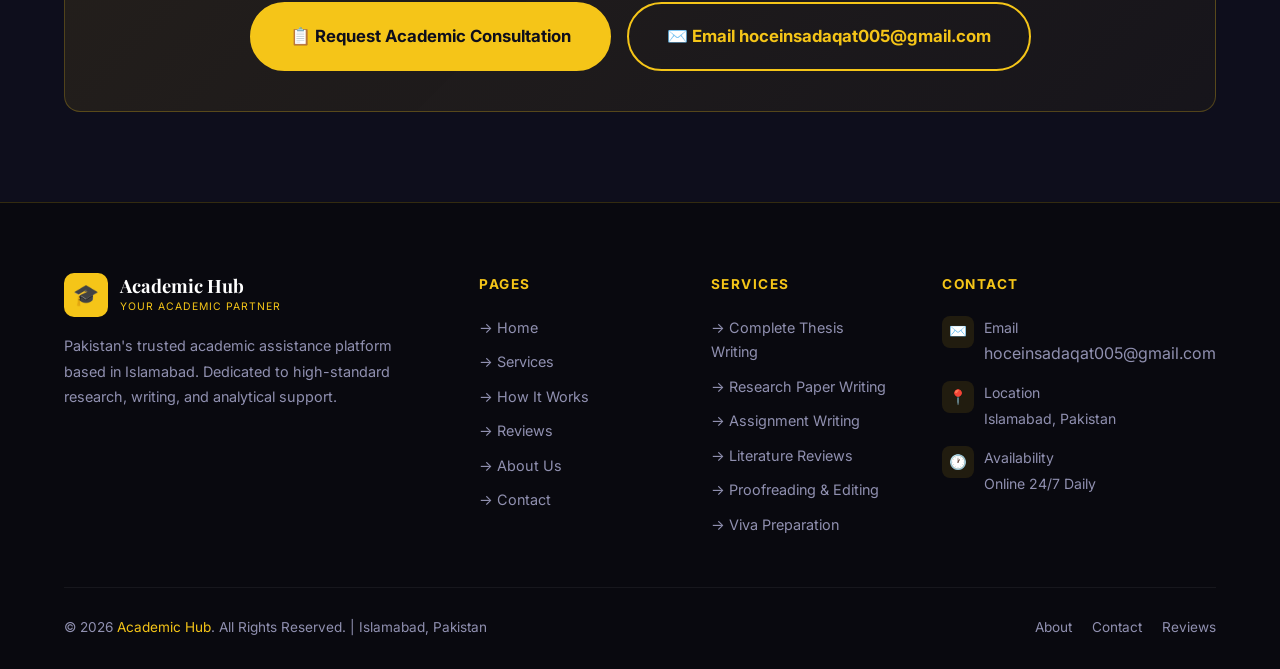
<file: samples.html>
<!DOCTYPE html>
<html lang="en">
<head>
  <meta charset="UTF-8"/>
  <meta http-equiv="refresh" content="0; url=services.html"/>
  <title>Redirecting to Academic Services – Academic Hub</title>
  <script>window.location.href = "services.html";</script>
</head>
<body style="background:#0E0E1C; color:#FFFFFF; font-family:sans-serif; text-align:center; padding-top:100px;">
  <h2>Redirecting to <a href="services.html" style="color:#F5C518;">Academic Services</a>...</h2>
</body>
</html>
</file>
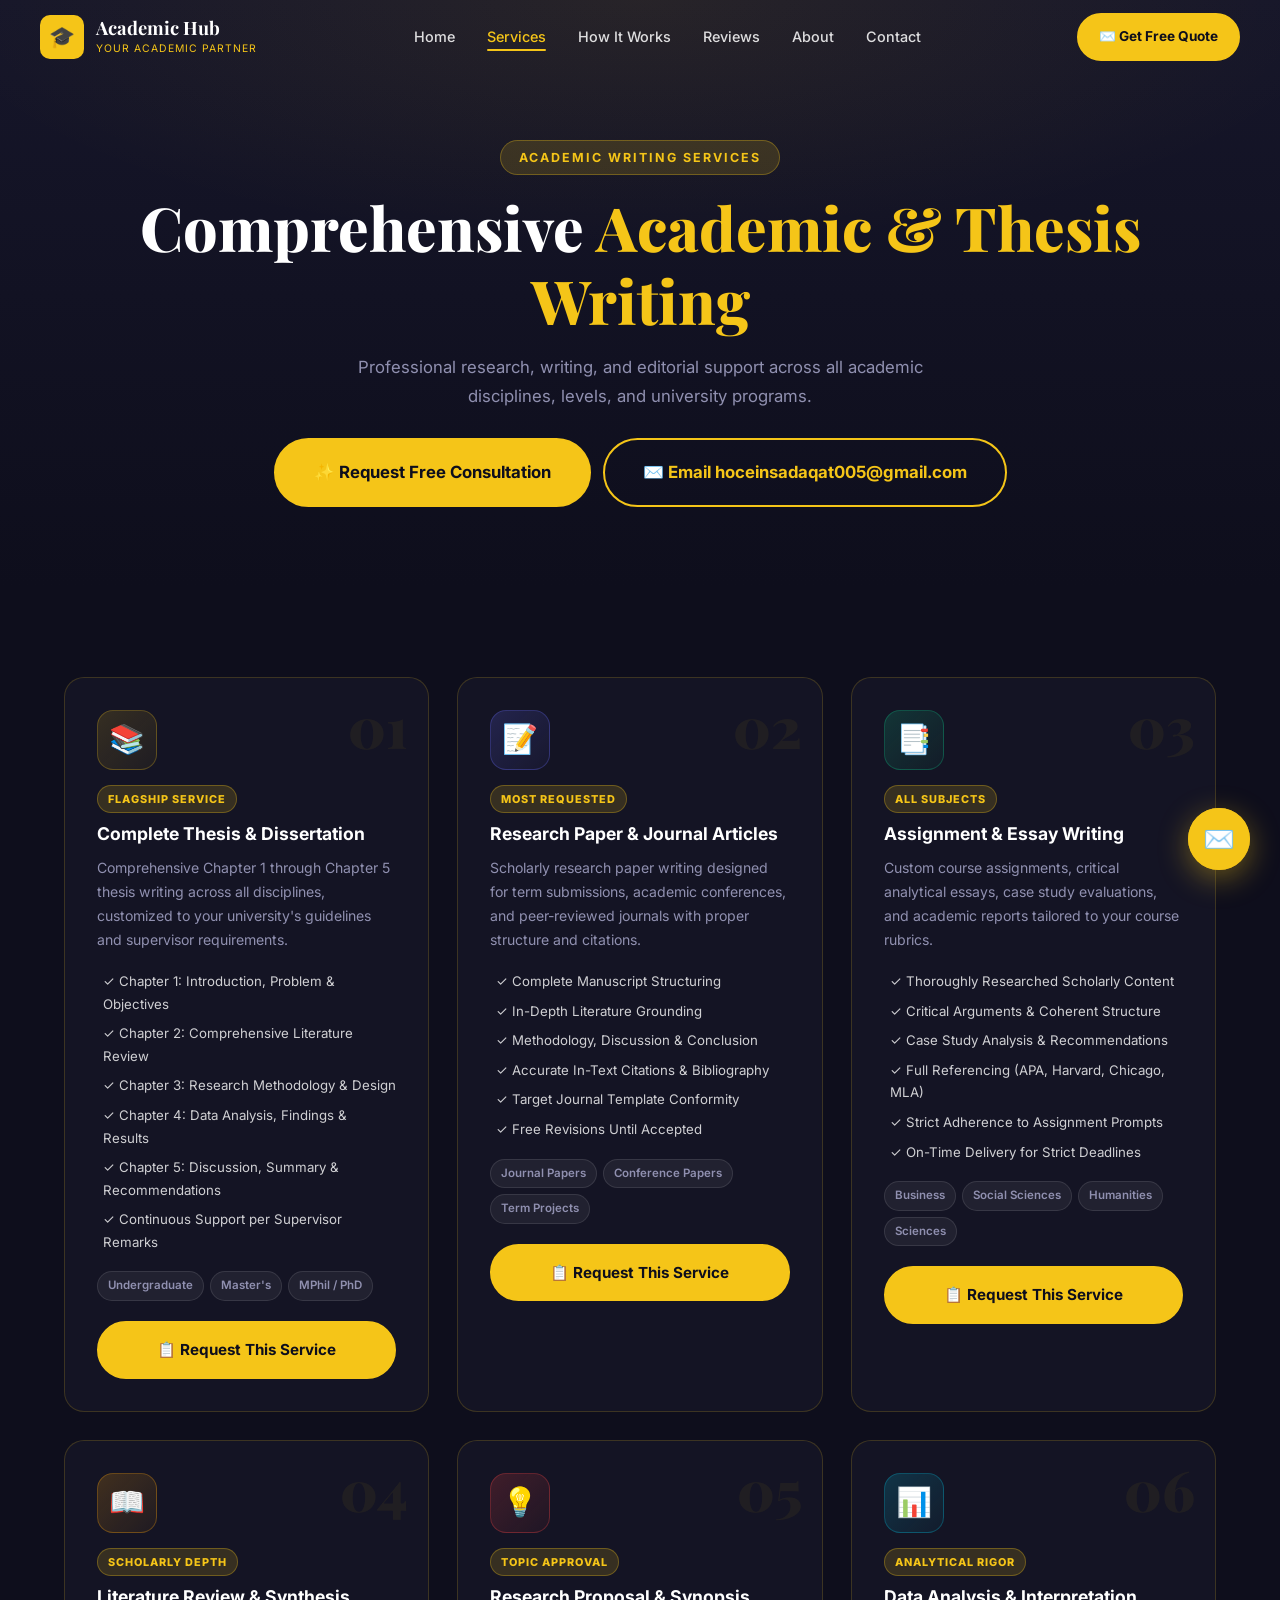
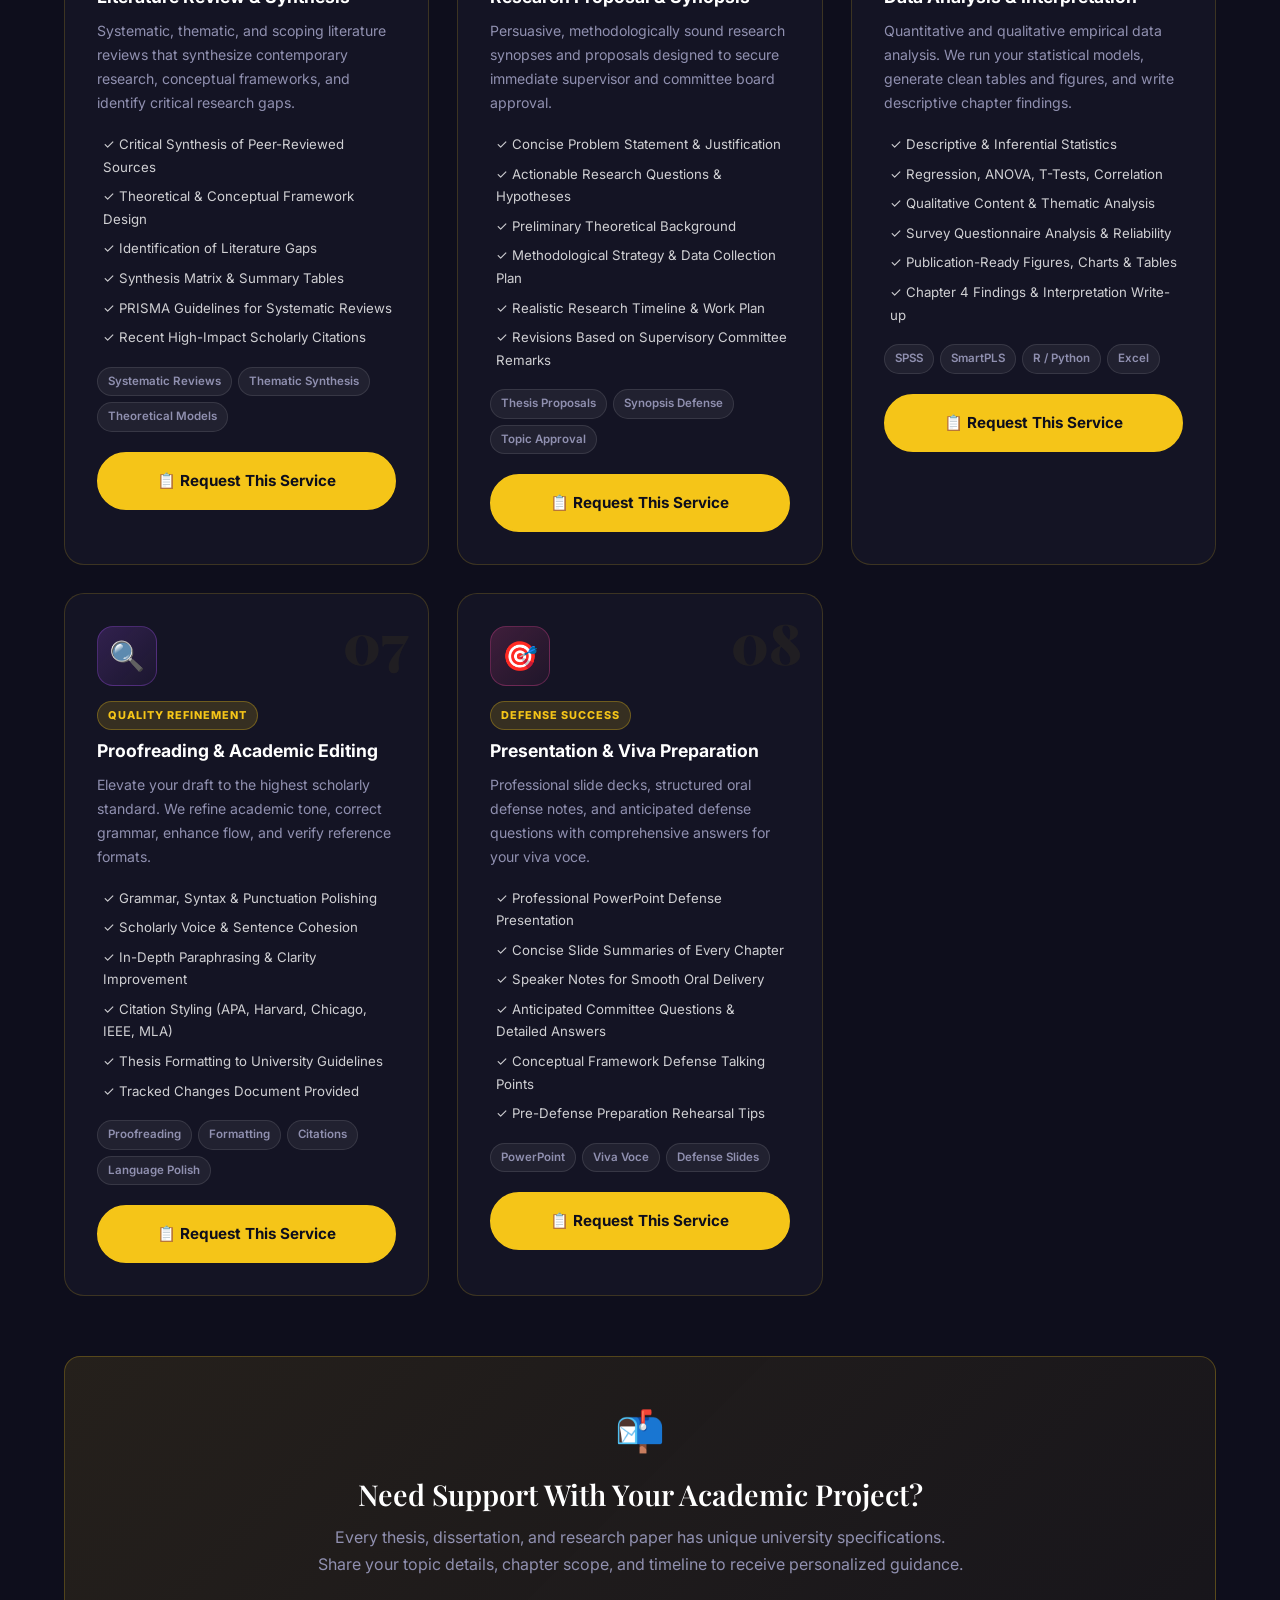
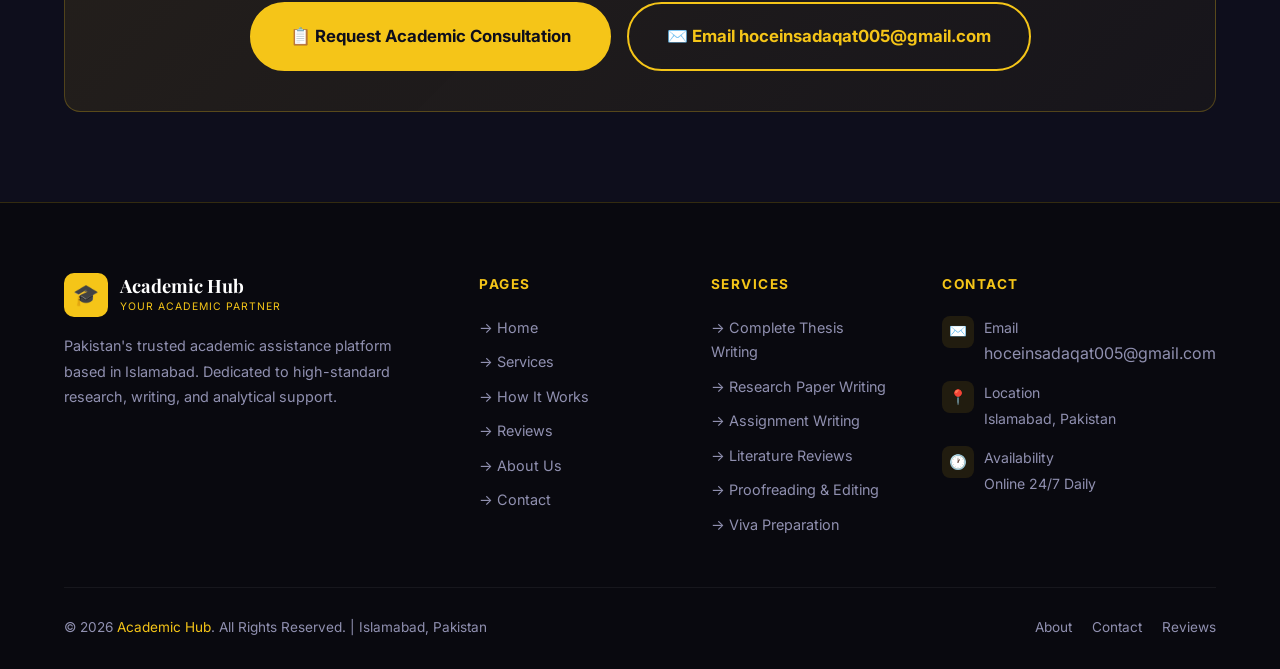
<file: services.html>
<!DOCTYPE html>
<html lang="en">
<head>
  <meta charset="UTF-8"/>
  <meta name="viewport" content="width=device-width, initial-scale=1.0"/>
  <title>Services – Academic Hub | Thesis, Dissertations, Research Papers & Academic Writing</title>
  <meta name="description" content="Comprehensive academic writing and research services: Thesis writing, dissertations, research papers, literature reviews, assignments, data analysis, and academic editing across all disciplines."/>
  <link rel="stylesheet" href="styles.css"/>
  <link rel="stylesheet" href="inner.css"/>
  <link rel="icon" href="data:image/svg+xml,<svg xmlns='http://www.w3.org/2000/svg' viewBox='0 0 100 100'><text y='.9em' font-size='90'>🎓</text></svg>"/>
</head>
<body>

<nav id="navbar">
  <div class="nav-inner">
    <a href="index.html" class="nav-logo">
      <div class="nav-logo-icon">🎓</div>
      <div class="nav-logo-text">
        <strong>Academic Hub</strong>
        <span>Your Academic Partner</span>
      </div>
    </a>
    <ul class="nav-links">
      <li><a href="index.html">Home</a></li>
      <li><a href="services.html" class="active">Services</a></li>
      <li><a href="how-it-works.html">How It Works</a></li>
      <li><a href="reviews.html">Reviews</a></li>
      <li><a href="about.html">About</a></li>
      <li><a href="contact.html">Contact</a></li>
    </ul>
    <div class="nav-cta">
      <a href="contact.html" class="btn btn-primary btn-sm">
        ✉️ Get Free Quote
      </a>
    </div>
    <button class="hamburger" id="hamburger" aria-label="Menu"><span></span><span></span><span></span></button>
  </div>
</nav>

<div class="mobile-nav" id="mobile-nav">
  <ul>
    <li><a href="index.html">🏠 Home</a></li>
    <li><a href="services.html">📋 Services</a></li>
    <li><a href="how-it-works.html">⚙️ How It Works</a></li>
    <li><a href="reviews.html">⭐ Reviews</a></li>
    <li><a href="about.html">👥 About Us</a></li>
    <li><a href="contact.html">📞 Contact</a></li>
  </ul>
  <div class="mobile-nav-cta">
    <a href="contact.html" class="btn btn-primary">✨ Get Free Quote</a>
    <a href="mailto:hoceinsadaqat005@gmail.com" class="btn btn-outline">✉️ Email Us</a>
  </div>
</div>

<!-- PAGE HERO -->
<div class="page-hero">
  <div class="container">
    <div class="section-tag">Academic Writing Services</div>
    <h1>Comprehensive <span class="text-accent">Academic & Thesis Writing</span></h1>
    <p>Professional research, writing, and editorial support across all academic disciplines, levels, and university programs.</p>
    <div style="margin-top:28px; display:flex; gap:12px; justify-content:center; flex-wrap:wrap;">
      <a href="contact.html" class="btn btn-primary btn-lg">✨ Request Free Consultation</a>
      <a href="mailto:hoceinsadaqat005@gmail.com" class="btn btn-outline btn-lg">✉️ Email hoceinsadaqat005@gmail.com</a>
    </div>
  </div>
</div>

<!-- SERVICES GRID -->
<section>
  <div class="container">
    <div class="services-grid">

      <!-- Service 1 -->
      <div class="service-card" data-aos>
        <div class="sc-number">01</div>
        <div class="sc-icon-wrap">
          <div class="sc-icon">📚</div>
        </div>
        <div class="sc-badge">Flagship Service</div>
        <h3>Complete Thesis & Dissertation</h3>
        <p class="sc-desc">Comprehensive Chapter 1 through Chapter 5 thesis writing across all disciplines, customized to your university's guidelines and supervisor requirements.</p>
        <div class="sc-features">
          <div class="sc-feature">✓ Chapter 1: Introduction, Problem & Objectives</div>
          <div class="sc-feature">✓ Chapter 2: Comprehensive Literature Review</div>
          <div class="sc-feature">✓ Chapter 3: Research Methodology & Design</div>
          <div class="sc-feature">✓ Chapter 4: Data Analysis, Findings & Results</div>
          <div class="sc-feature">✓ Chapter 5: Discussion, Summary & Recommendations</div>
          <div class="sc-feature">✓ Continuous Support per Supervisor Remarks</div>
        </div>
        <div class="sc-tools">
          <span class="tool-tag">Undergraduate</span>
          <span class="tool-tag">Master's</span>
          <span class="tool-tag">MPhil / PhD</span>
        </div>
        <a href="contact.html" class="btn btn-primary" style="width:100%; justify-content:center; margin-top:20px;">
          📋 Request This Service
        </a>
      </div>

      <!-- Service 2 -->
      <div class="service-card" data-aos>
        <div class="sc-number">02</div>
        <div class="sc-icon-wrap sc-icon-wrap-2">
          <div class="sc-icon">📝</div>
        </div>
        <div class="sc-badge">Most Requested</div>
        <h3>Research Paper & Journal Articles</h3>
        <p class="sc-desc">Scholarly research paper writing designed for term submissions, academic conferences, and peer-reviewed journals with proper structure and citations.</p>
        <div class="sc-features">
          <div class="sc-feature">✓ Complete Manuscript Structuring</div>
          <div class="sc-feature">✓ In-Depth Literature Grounding</div>
          <div class="sc-feature">✓ Methodology, Discussion & Conclusion</div>
          <div class="sc-feature">✓ Accurate In-Text Citations & Bibliography</div>
          <div class="sc-feature">✓ Target Journal Template Conformity</div>
          <div class="sc-feature">✓ Free Revisions Until Accepted</div>
        </div>
        <div class="sc-tools">
          <span class="tool-tag">Journal Papers</span>
          <span class="tool-tag">Conference Papers</span>
          <span class="tool-tag">Term Projects</span>
        </div>
        <a href="contact.html" class="btn btn-primary" style="width:100%; justify-content:center; margin-top:20px;">
          📋 Request This Service
        </a>
      </div>

      <!-- Service 3 -->
      <div class="service-card" data-aos>
        <div class="sc-number">03</div>
        <div class="sc-icon-wrap sc-icon-wrap-3">
          <div class="sc-icon">📑</div>
        </div>
        <div class="sc-badge">All Subjects</div>
        <h3>Assignment & Essay Writing</h3>
        <p class="sc-desc">Custom course assignments, critical analytical essays, case study evaluations, and academic reports tailored to your course rubrics.</p>
        <div class="sc-features">
          <div class="sc-feature">✓ Thoroughly Researched Scholarly Content</div>
          <div class="sc-feature">✓ Critical Arguments & Coherent Structure</div>
          <div class="sc-feature">✓ Case Study Analysis & Recommendations</div>
          <div class="sc-feature">✓ Full Referencing (APA, Harvard, Chicago, MLA)</div>
          <div class="sc-feature">✓ Strict Adherence to Assignment Prompts</div>
          <div class="sc-feature">✓ On-Time Delivery for Strict Deadlines</div>
        </div>
        <div class="sc-tools">
          <span class="tool-tag">Business</span>
          <span class="tool-tag">Social Sciences</span>
          <span class="tool-tag">Humanities</span>
          <span class="tool-tag">Sciences</span>
        </div>
        <a href="contact.html" class="btn btn-primary" style="width:100%; justify-content:center; margin-top:20px;">
          📋 Request This Service
        </a>
      </div>

      <!-- Service 4 -->
      <div class="service-card" data-aos>
        <div class="sc-number">04</div>
        <div class="sc-icon-wrap sc-icon-wrap-4">
          <div class="sc-icon">📖</div>
        </div>
        <div class="sc-badge">Scholarly Depth</div>
        <h3>Literature Review & Synthesis</h3>
        <p class="sc-desc">Systematic, thematic, and scoping literature reviews that synthesize contemporary research, conceptual frameworks, and identify critical research gaps.</p>
        <div class="sc-features">
          <div class="sc-feature">✓ Critical Synthesis of Peer-Reviewed Sources</div>
          <div class="sc-feature">✓ Theoretical & Conceptual Framework Design</div>
          <div class="sc-feature">✓ Identification of Literature Gaps</div>
          <div class="sc-feature">✓ Synthesis Matrix & Summary Tables</div>
          <div class="sc-feature">✓ PRISMA Guidelines for Systematic Reviews</div>
          <div class="sc-feature">✓ Recent High-Impact Scholarly Citations</div>
        </div>
        <div class="sc-tools">
          <span class="tool-tag">Systematic Reviews</span>
          <span class="tool-tag">Thematic Synthesis</span>
          <span class="tool-tag">Theoretical Models</span>
        </div>
        <a href="contact.html" class="btn btn-primary" style="width:100%; justify-content:center; margin-top:20px;">
          📋 Request This Service
        </a>
      </div>

      <!-- Service 5 -->
      <div class="service-card" data-aos>
        <div class="sc-number">05</div>
        <div class="sc-icon-wrap sc-icon-wrap-5">
          <div class="sc-icon">💡</div>
        </div>
        <div class="sc-badge">Topic Approval</div>
        <h3>Research Proposal & Synopsis</h3>
        <p class="sc-desc">Persuasive, methodologically sound research synopses and proposals designed to secure immediate supervisor and committee board approval.</p>
        <div class="sc-features">
          <div class="sc-feature">✓ Concise Problem Statement & Justification</div>
          <div class="sc-feature">✓ Actionable Research Questions & Hypotheses</div>
          <div class="sc-feature">✓ Preliminary Theoretical Background</div>
          <div class="sc-feature">✓ Methodological Strategy & Data Collection Plan</div>
          <div class="sc-feature">✓ Realistic Research Timeline & Work Plan</div>
          <div class="sc-feature">✓ Revisions Based on Supervisory Committee Remarks</div>
        </div>
        <div class="sc-tools">
          <span class="tool-tag">Thesis Proposals</span>
          <span class="tool-tag">Synopsis Defense</span>
          <span class="tool-tag">Topic Approval</span>
        </div>
        <a href="contact.html" class="btn btn-primary" style="width:100%; justify-content:center; margin-top:20px;">
          📋 Request This Service
        </a>
      </div>

      <!-- Service 6 -->
      <div class="service-card" data-aos>
        <div class="sc-number">06</div>
        <div class="sc-icon-wrap sc-icon-wrap-6">
          <div class="sc-icon">📊</div>
        </div>
        <div class="sc-badge">Analytical Rigor</div>
        <h3>Data Analysis & Interpretation</h3>
        <p class="sc-desc">Quantitative and qualitative empirical data analysis. We run your statistical models, generate clean tables and figures, and write descriptive chapter findings.</p>
        <div class="sc-features">
          <div class="sc-feature">✓ Descriptive & Inferential Statistics</div>
          <div class="sc-feature">✓ Regression, ANOVA, T-Tests, Correlation</div>
          <div class="sc-feature">✓ Qualitative Content & Thematic Analysis</div>
          <div class="sc-feature">✓ Survey Questionnaire Analysis & Reliability</div>
          <div class="sc-feature">✓ Publication-Ready Figures, Charts & Tables</div>
          <div class="sc-feature">✓ Chapter 4 Findings & Interpretation Write-up</div>
        </div>
        <div class="sc-tools">
          <span class="tool-tag">SPSS</span>
          <span class="tool-tag">SmartPLS</span>
          <span class="tool-tag">R / Python</span>
          <span class="tool-tag">Excel</span>
        </div>
        <a href="contact.html" class="btn btn-primary" style="width:100%; justify-content:center; margin-top:20px;">
          📋 Request This Service
        </a>
      </div>

      <!-- Service 7 -->
      <div class="service-card" data-aos>
        <div class="sc-number">07</div>
        <div class="sc-icon-wrap sc-icon-wrap-7">
          <div class="sc-icon">🔍</div>
        </div>
        <div class="sc-badge">Quality Refinement</div>
        <h3>Proofreading & Academic Editing</h3>
        <p class="sc-desc">Elevate your draft to the highest scholarly standard. We refine academic tone, correct grammar, enhance flow, and verify reference formats.</p>
        <div class="sc-features">
          <div class="sc-feature">✓ Grammar, Syntax & Punctuation Polishing</div>
          <div class="sc-feature">✓ Scholarly Voice & Sentence Cohesion</div>
          <div class="sc-feature">✓ In-Depth Paraphrasing & Clarity Improvement</div>
          <div class="sc-feature">✓ Citation Styling (APA, Harvard, Chicago, IEEE, MLA)</div>
          <div class="sc-feature">✓ Thesis Formatting to University Guidelines</div>
          <div class="sc-feature">✓ Tracked Changes Document Provided</div>
        </div>
        <div class="sc-tools">
          <span class="tool-tag">Proofreading</span>
          <span class="tool-tag">Formatting</span>
          <span class="tool-tag">Citations</span>
          <span class="tool-tag">Language Polish</span>
        </div>
        <a href="contact.html" class="btn btn-primary" style="width:100%; justify-content:center; margin-top:20px;">
          📋 Request This Service
        </a>
      </div>

      <!-- Service 8 -->
      <div class="service-card" data-aos>
        <div class="sc-number">08</div>
        <div class="sc-icon-wrap sc-icon-wrap-8">
          <div class="sc-icon">🎯</div>
        </div>
        <div class="sc-badge">Defense Success</div>
        <h3>Presentation & Viva Preparation</h3>
        <p class="sc-desc">Professional slide decks, structured oral defense notes, and anticipated defense questions with comprehensive answers for your viva voce.</p>
        <div class="sc-features">
          <div class="sc-feature">✓ Professional PowerPoint Defense Presentation</div>
          <div class="sc-feature">✓ Concise Slide Summaries of Every Chapter</div>
          <div class="sc-feature">✓ Speaker Notes for Smooth Oral Delivery</div>
          <div class="sc-feature">✓ Anticipated Committee Questions & Detailed Answers</div>
          <div class="sc-feature">✓ Conceptual Framework Defense Talking Points</div>
          <div class="sc-feature">✓ Pre-Defense Preparation Rehearsal Tips</div>
        </div>
        <div class="sc-tools">
          <span class="tool-tag">PowerPoint</span>
          <span class="tool-tag">Viva Voce</span>
          <span class="tool-tag">Defense Slides</span>
        </div>
        <a href="contact.html" class="btn btn-primary" style="width:100%; justify-content:center; margin-top:20px;">
          📋 Request This Service
        </a>
      </div>

    </div>

    <!-- GET STARTED BOX -->
    <div class="highlight-box" style="margin-top:60px; padding: 40px; text-align:center;" data-aos>
      <div style="font-size: 2.5rem; margin-bottom: 12px;">📬</div>
      <h3 style="font-size: 1.8rem; margin-bottom: 12px;">Need Support With Your Academic Project?</h3>
      <p style="max-width: 650px; margin: 0 auto 24px; color: var(--text-muted);">
        Every thesis, dissertation, and research paper has unique university specifications. Share your topic details, chapter scope, and timeline to receive personalized guidance.
      </p>
      <div style="display:flex; gap:16px; justify-content:center; flex-wrap:wrap;">
        <a href="contact.html" class="btn btn-primary btn-lg">📋 Request Academic Consultation</a>
        <a href="mailto:hoceinsadaqat005@gmail.com" class="btn btn-outline btn-lg">✉️ Email hoceinsadaqat005@gmail.com</a>
      </div>
    </div>
  </div>
</section>

<!-- FOOTER -->
<footer>
  <div class="container">
    <div class="footer-grid">
      <div class="footer-brand">
        <a href="index.html" class="nav-logo" style="display:inline-flex;">
          <div class="nav-logo-icon">🎓</div>
          <div class="nav-logo-text"><strong>Academic Hub</strong><span>Your Academic Partner</span></div>
        </a>
        <p>Pakistan's trusted academic assistance platform based in Islamabad. Dedicated to high-standard research, writing, and analytical support.</p>
      </div>
      <div>
        <div class="footer-heading">Pages</div>
        <ul class="footer-links">
          <li><a href="index.html">→ Home</a></li>
          <li><a href="services.html">→ Services</a></li>
          <li><a href="how-it-works.html">→ How It Works</a></li>
          <li><a href="reviews.html">→ Reviews</a></li>
          <li><a href="about.html">→ About Us</a></li>
          <li><a href="contact.html">→ Contact</a></li>
        </ul>
      </div>
      <div>
        <div class="footer-heading">Services</div>
        <ul class="footer-links">
          <li><a href="services.html">→ Complete Thesis Writing</a></li>
          <li><a href="services.html">→ Research Paper Writing</a></li>
          <li><a href="services.html">→ Assignment Writing</a></li>
          <li><a href="services.html">→ Literature Reviews</a></li>
          <li><a href="services.html">→ Proofreading & Editing</a></li>
          <li><a href="services.html">→ Viva Preparation</a></li>
        </ul>
      </div>
      <div>
        <div class="footer-heading">Contact</div>
        <div class="footer-contact-item">
          <div class="icon">✉️</div>
          <div><p>Email</p><a href="mailto:hoceinsadaqat005@gmail.com">hoceinsadaqat005@gmail.com</a></div>
        </div>
        <div class="footer-contact-item">
          <div class="icon">📍</div>
          <div><p>Location</p><span style="color:var(--text-muted); font-size:.88rem;">Islamabad, Pakistan</span></div>
        </div>
        <div class="footer-contact-item">
          <div class="icon">🕐</div>
          <div><p>Availability</p><span style="color:var(--text-muted); font-size:.88rem;">Online 24/7 Daily</span></div>
        </div>
      </div>
    </div>
    <div class="footer-bottom">
      <p style="color: var(--text-muted);">© 2026 <span class="text-accent">Academic Hub</span>. All Rights Reserved. | Islamabad, Pakistan</p>
      <div class="footer-bottom-links">
        <a href="about.html">About</a>
        <a href="contact.html">Contact</a>
        <a href="reviews.html">Reviews</a>
      </div>
    </div>
  </div>
</footer>

<!-- Floating Email Button -->
<a href="mailto:hoceinsadaqat005@gmail.com" class="email-float" title="Email Us">
  <span class="email-tooltip">Email Us</span>
  <span style="position:relative;z-index:1; font-size:1.6rem;">✉️</span>
</a>

<script src="script.js"></script>
</body>
</html>
</file>
<file: styles.css>
/* ============================================================
   ACADEMIC SERVICE - Global Styles
   Sleek Dark Charcoal (#0E0E1C) + Golden Yellow (#F5C518)
   ============================================================ */

@import url('https://fonts.googleapis.com/css2?family=Inter:wght@300;400;500;600;700;800;900&family=Playfair+Display:wght@400;600;700;800&display=swap');

:root {
  --primary:      #0E0E1C;
  --primary-mid:  #16162A;
  --primary-light:#201E38;
  --accent:       #F5C518;
  --accent-light: #FFD94A;
  --accent-dark:  #D4A017;
  --white:        #FFFFFF;
  --off-white:    #F5F4FF;
  --text-muted:   #9090B0;
  --card-bg:      #141424;
  --border:       rgba(245,197,24,0.18);
  --shadow:       0 20px 60px rgba(0,0,0,0.5);
  --radius:       16px;
  --transition:   0.3s cubic-bezier(0.4,0,0.2,1);
}

*, *::before, *::after { box-sizing: border-box; margin: 0; padding: 0; }

html { scroll-behavior: smooth; }

body {
  font-family: 'Inter', sans-serif;
  background: var(--primary);
  color: var(--white);
  line-height: 1.7;
  overflow-x: hidden;
}

/* ─── SCROLLBAR ─── */
::-webkit-scrollbar { width: 6px; }
::-webkit-scrollbar-track { background: var(--primary); }
::-webkit-scrollbar-thumb { background: var(--accent); border-radius: 3px; }

/* ─── SELECTION ─── */
::selection { background: var(--accent); color: var(--primary); }

/* ─── TYPOGRAPHY ─── */
h1,h2,h3,h4,h5 { font-family: 'Playfair Display', serif; line-height: 1.2; }
h1 { font-size: clamp(2rem, 5vw, 3.8rem); font-weight: 800; }
h2 { font-size: clamp(1.6rem, 3.5vw, 2.8rem); font-weight: 700; }
h3 { font-size: clamp(1.2rem, 2.5vw, 1.6rem); font-weight: 600; }
p  { font-size: 1rem; color: var(--text-muted); }
a  { text-decoration: none; color: inherit; }

/* ─── CONTAINER ─── */
.container { max-width: 1200px; margin: 0 auto; padding: 0 24px; }

/* ─── SECTION ─── */
section { padding: 90px 0; }
.section-header { text-align: center; margin-bottom: 60px; }
.section-header h2 { margin-bottom: 12px; }
.section-header p { max-width: 560px; margin: 0 auto; }
.section-tag {
  display: inline-block;
  background: rgba(245,197,24,0.15);
  color: var(--accent);
  font-size: 0.78rem;
  font-weight: 700;
  letter-spacing: 2px;
  text-transform: uppercase;
  padding: 6px 18px;
  border-radius: 30px;
  border: 1px solid rgba(245,197,24,0.3);
  margin-bottom: 16px;
}

/* ─── BUTTONS ─── */
.btn {
  display: inline-flex;
  align-items: center;
  gap: 8px;
  padding: 14px 28px;
  border-radius: 50px;
  font-family: 'Inter', sans-serif;
  font-size: 0.95rem;
  font-weight: 700;
  cursor: pointer;
  transition: var(--transition);
  border: 2px solid transparent;
  white-space: nowrap;
  text-decoration: none;
}
.btn-primary {
  background: var(--accent);
  color: var(--primary);
  border-color: var(--accent);
}
.btn-primary:hover {
  background: var(--accent-light);
  border-color: var(--accent-light);
  transform: translateY(-3px);
  box-shadow: 0 12px 35px rgba(245,197,24,0.4);
}
.btn-outline {
  background: transparent;
  color: var(--accent);
  border-color: var(--accent);
}
.btn-outline:hover {
  background: var(--accent);
  color: var(--primary);
  transform: translateY(-3px);
  box-shadow: 0 12px 35px rgba(245,197,24,0.35);
}
.btn-white {
  background: var(--white);
  color: var(--primary);
  border-color: var(--white);
}
.btn-white:hover {
  background: var(--off-white);
  transform: translateY(-3px);
  box-shadow: 0 12px 35px rgba(255,255,255,0.25);
}
.btn-whatsapp {
  background: #25D366;
  color: #fff;
  border-color: #25D366;
}
.btn-whatsapp:hover {
  background: #128C7E;
  border-color: #128C7E;
  transform: translateY(-3px);
  box-shadow: 0 12px 35px rgba(37,211,102,0.4);
}
.btn-lg { padding: 18px 38px; font-size: 1.05rem; }
.btn-sm { padding: 10px 20px; font-size: 0.85rem; }

/* ─── NAVBAR ─── */
#navbar {
  position: fixed;
  top: 0; left: 0; right: 0;
  z-index: 1000;
  padding: 0 24px;
  transition: var(--transition);
  background: transparent;
}
#navbar.scrolled {
  background: rgba(11,19,64,0.97);
  backdrop-filter: blur(20px);
  -webkit-backdrop-filter: blur(20px);
  border-bottom: 1px solid var(--border);
  box-shadow: 0 4px 30px rgba(0,0,0,0.3);
}
.nav-inner {
  max-width: 1200px;
  margin: 0 auto;
  display: flex;
  align-items: center;
  justify-content: space-between;
  height: 74px;
}
.nav-logo {
  display: flex;
  align-items: center;
  gap: 12px;
  text-decoration: none;
}
.nav-logo-icon {
  width: 44px; height: 44px;
  background: var(--accent);
  border-radius: 10px;
  display: flex; align-items: center; justify-content: center;
  font-size: 1.3rem;
  transition: var(--transition);
}
.nav-logo:hover .nav-logo-icon { transform: rotate(-5deg) scale(1.05); }
.nav-logo-text { line-height: 1.1; }
.nav-logo-text strong {
  display: block;
  font-family: 'Playfair Display', serif;
  font-size: 1.15rem;
  font-weight: 700;
  color: var(--white);
}
.nav-logo-text span {
  font-size: 0.65rem;
  color: var(--accent);
  letter-spacing: 1px;
  text-transform: uppercase;
}
.nav-links {
  display: flex;
  align-items: center;
  gap: 4px;
  list-style: none;
}
.nav-links a {
  padding: 8px 14px;
  border-radius: 8px;
  font-size: 0.9rem;
  font-weight: 500;
  color: rgba(255,255,255,0.85);
  transition: var(--transition);
  position: relative;
}
.nav-links a::after {
  content: '';
  position: absolute;
  bottom: 2px; left: 50%; right: 50%;
  height: 2px;
  background: var(--accent);
  transition: var(--transition);
  border-radius: 2px;
}
.nav-links a:hover, .nav-links a.active {
  color: var(--accent);
}
.nav-links a:hover::after, .nav-links a.active::after {
  left: 14px; right: 14px;
}
.nav-cta { display: flex; align-items: center; gap: 10px; }
.hamburger {
  display: none;
  flex-direction: column;
  gap: 5px;
  cursor: pointer;
  padding: 4px;
  background: none;
  border: none;
}
.hamburger span {
  display: block;
  width: 24px; height: 2px;
  background: var(--white);
  border-radius: 2px;
  transition: var(--transition);
}
.hamburger.open span:nth-child(1) { transform: rotate(45deg) translate(5px, 5px); }
.hamburger.open span:nth-child(2) { opacity: 0; }
.hamburger.open span:nth-child(3) { transform: rotate(-45deg) translate(5px, -5px); }

/* Mobile Nav */
.mobile-nav {
  display: none;
  position: fixed;
  top: 74px; left: 0; right: 0;
  background: rgba(11,19,64,0.98);
  backdrop-filter: blur(20px);
  -webkit-backdrop-filter: blur(20px);
  padding: 24px;
  border-bottom: 1px solid var(--border);
  z-index: 999;
}
.mobile-nav.open { display: block; }
.mobile-nav ul { list-style: none; display: flex; flex-direction: column; gap: 4px; }
.mobile-nav ul a {
  display: block;
  padding: 12px 16px;
  border-radius: 10px;
  color: rgba(255,255,255,0.85);
  font-weight: 500;
  transition: var(--transition);
}
.mobile-nav ul a:hover { background: rgba(245,197,24,0.1); color: var(--accent); }
.mobile-nav-cta { display: flex; flex-direction: column; gap: 10px; margin-top: 16px; }
.mobile-nav-cta .btn { justify-content: center; }

/* ─── FLOATING EMAIL ─── */
.email-float {
  position: fixed;
  bottom: 30px; right: 30px;
  width: 62px; height: 62px;
  background: linear-gradient(135deg, var(--accent), var(--accent-dark));
  border-radius: 50%;
  display: flex; align-items: center; justify-content: center;
  font-size: 1.6rem;
  color: var(--primary);
  z-index: 9999;
  box-shadow: 0 8px 30px rgba(245,197,24,0.4);
  cursor: pointer;
  transition: var(--transition);
  text-decoration: none;
}
.email-float:hover {
  transform: scale(1.12) rotate(-5deg);
  box-shadow: 0 12px 40px rgba(245,197,24,0.6);
}
.email-float::before {
  content: '';
  position: absolute;
  width: 100%; height: 100%;
  background: var(--accent);
  border-radius: 50%;
  animation: email-pulse 2s ease-out infinite;
}
@keyframes email-pulse {
  0%   { opacity: 0.5; transform: scale(1); }
  100% { opacity: 0; transform: scale(1.7); }
}
.email-tooltip {
  position: absolute;
  right: 72px;
  background: var(--primary-mid);
  color: var(--white);
  padding: 8px 14px;
  border-radius: 8px;
  font-size: 0.82rem;
  font-weight: 600;
  white-space: nowrap;
  border: 1px solid var(--border);
  opacity: 0;
  pointer-events: none;
  transition: var(--transition);
}
.email-float:hover .email-tooltip { opacity: 1; }

/* ─── FOOTER ─── */
footer {
  background: #09090F;
  border-top: 1px solid var(--border);
  padding: 70px 0 30px;
}
.footer-grid {
  display: grid;
  grid-template-columns: 2fr 1fr 1fr 1fr;
  gap: 48px;
  margin-bottom: 50px;
}
.footer-brand p {
  margin: 16px 0 24px;
  font-size: 0.9rem;
  line-height: 1.8;
}
.footer-heading {
  font-family: 'Inter', sans-serif;
  font-size: 0.85rem;
  font-weight: 700;
  letter-spacing: 1.5px;
  text-transform: uppercase;
  color: var(--accent);
  margin-bottom: 20px;
}
.footer-links { list-style: none; display: flex; flex-direction: column; gap: 10px; }
.footer-links a {
  color: var(--text-muted);
  font-size: 0.9rem;
  transition: var(--transition);
  display: flex; align-items: center; gap: 6px;
}
.footer-links a:hover { color: var(--accent); padding-left: 4px; }
.footer-contact-item {
  display: flex; align-items: flex-start; gap: 10px;
  margin-bottom: 14px;
}
.footer-contact-item .icon {
  width: 32px; height: 32px;
  background: rgba(245,197,24,0.1);
  border-radius: 8px;
  display: flex; align-items: center; justify-content: center;
  font-size: 0.9rem;
  flex-shrink: 0;
  color: var(--accent);
}
.footer-contact-item p { font-size: 0.88rem; margin: 0; }
.footer-contact-item a { color: var(--text-muted); transition: var(--transition); }
.footer-contact-item a:hover { color: var(--accent); }
.footer-bottom {
  border-top: 1px solid rgba(255,255,255,0.06);
  padding-top: 28px;
  display: flex;
  align-items: center;
  justify-content: space-between;
  flex-wrap: wrap;
  gap: 12px;
}
.footer-bottom p { font-size: 0.85rem; }
.footer-bottom-links { display: flex; gap: 20px; }
.footer-bottom-links a { color: var(--text-muted); font-size: 0.85rem; transition: var(--transition); }
.footer-bottom-links a:hover { color: var(--accent); }

/* ─── CARDS ─── */
.card {
  background: var(--card-bg);
  border: 1px solid var(--border);
  border-radius: var(--radius);
  padding: 32px;
  transition: var(--transition);
  position: relative;
  overflow: hidden;
}
.card::before {
  content: '';
  position: absolute;
  top: 0; left: 0; right: 0;
  height: 3px;
  background: linear-gradient(90deg, var(--accent), transparent);
  transform: scaleX(0);
  transform-origin: left;
  transition: var(--transition);
}
.card:hover { border-color: rgba(245,197,24,0.4); transform: translateY(-6px); box-shadow: var(--shadow); }
.card:hover::before { transform: scaleX(1); }

/* ─── GRID LAYOUTS ─── */
.grid-2 { display: grid; grid-template-columns: repeat(2, 1fr); gap: 28px; }
.grid-3 { display: grid; grid-template-columns: repeat(3, 1fr); gap: 28px; }
.grid-4 { display: grid; grid-template-columns: repeat(4, 1fr); gap: 24px; }

/* ─── BADGE / TAG ─── */
.badge {
  display: inline-block;
  padding: 4px 12px;
  border-radius: 30px;
  font-size: 0.75rem;
  font-weight: 700;
  letter-spacing: 0.5px;
  text-transform: uppercase;
}
.badge-accent { background: rgba(245,197,24,0.15); color: var(--accent); border: 1px solid rgba(245,197,24,0.3); }
.badge-green  { background: rgba(37,211,102,0.15); color: #25D366; border: 1px solid rgba(37,211,102,0.3); }

/* ─── DIVIDER ─── */
.divider {
  height: 1px;
  background: linear-gradient(90deg, transparent, var(--border), transparent);
  margin: 16px 0;
}

/* ─── STAR RATING ─── */
.stars { color: var(--accent); letter-spacing: 2px; font-size: 1rem; }

/* ─── FORM ELEMENTS ─── */
.form-group { margin-bottom: 20px; }
.form-group label {
  display: block;
  margin-bottom: 8px;
  font-size: 0.88rem;
  font-weight: 600;
  color: rgba(255,255,255,0.9);
}
.form-group label .req { color: var(--accent); margin-left: 2px; }
.form-group input,
.form-group select,
.form-group textarea {
  width: 100%;
  background: rgba(255,255,255,0.05);
  border: 1.5px solid rgba(255,255,255,0.1);
  border-radius: 10px;
  padding: 13px 16px;
  color: var(--white);
  font-family: 'Inter', sans-serif;
  font-size: 0.93rem;
  transition: var(--transition);
  outline: none;
}
.form-group input::placeholder,
.form-group textarea::placeholder { color: var(--text-muted); }
.form-group input:focus,
.form-group select:focus,
.form-group textarea:focus {
  border-color: var(--accent);
  background: rgba(245,197,24,0.05);
  box-shadow: 0 0 0 3px rgba(245,197,24,0.12);
}
.form-group select option { background: var(--primary-mid); color: var(--white); }
.form-group textarea { resize: vertical; min-height: 100px; }
.form-row { display: grid; grid-template-columns: 1fr 1fr; gap: 16px; }

/* ─── ANIMATIONS ─── */
@keyframes fadeUp {
  from { opacity: 0; transform: translateY(30px); }
  to   { opacity: 1; transform: translateY(0); }
}
@keyframes fadeIn {
  from { opacity: 0; }
  to   { opacity: 1; }
}
@keyframes float {
  0%,100% { transform: translateY(0); }
  50%      { transform: translateY(-14px); }
}
@keyframes shimmer {
  0%   { background-position: -200% 0; }
  100% { background-position: 200% 0; }
}
@keyframes gradient-shift {
  0%   { background-position: 0% 50%; }
  50%  { background-position: 100% 50%; }
  100% { background-position: 0% 50%; }
}
.animate-up { animation: fadeUp 0.7s ease forwards; }
.animate-in { animation: fadeIn 0.7s ease forwards; }
[data-aos] { opacity: 0; transform: translateY(20px); transition: opacity 0.6s ease, transform 0.6s ease; }
[data-aos].visible { opacity: 1; transform: translateY(0); }

/* ─── PAGE HERO (inner pages) ─── */
.page-hero {
  padding: 140px 0 80px;
  text-align: center;
  background: linear-gradient(180deg, var(--primary-mid) 0%, var(--primary) 100%);
  position: relative;
  overflow: hidden;
}
.page-hero::before {
  content: '';
  position: absolute;
  inset: 0;
  background: radial-gradient(ellipse 80% 60% at 50% 0%, rgba(245,197,24,0.08) 0%, transparent 70%);
}
.page-hero h1 { position: relative; }
.page-hero p  { position: relative; max-width: 580px; margin: 16px auto 0; font-size: 1.05rem; }

/* ─── ACCENT TEXT ─── */
.text-accent { color: var(--accent); }
.text-muted  { color: var(--text-muted); }
.text-white  { color: var(--white); }

/* ─── HIGHLIGHT BOX ─── */
.highlight-box {
  background: linear-gradient(135deg, rgba(245,197,24,0.1), rgba(245,197,24,0.04));
  border: 1px solid rgba(245,197,24,0.25);
  border-radius: var(--radius);
  padding: 24px 28px;
}

/* ─── GRADIENT TEXT ─── */
.gradient-text {
  background: linear-gradient(135deg, var(--accent), #FF9A3C);
  -webkit-background-clip: text;
  -webkit-text-fill-color: transparent;
  background-clip: text;
}

/* ─── RESPONSIVE ─── */
@media (max-width: 1024px) {
  .footer-grid { grid-template-columns: 1fr 1fr; }
  .grid-4 { grid-template-columns: repeat(2, 1fr); }
}
@media (max-width: 768px) {
  .nav-links, .nav-cta { display: none; }
  .hamburger { display: flex; }
  section { padding: 70px 0; }
  .grid-2, .grid-3, .grid-4 { grid-template-columns: 1fr; }
  .footer-grid { grid-template-columns: 1fr; gap: 32px; }
  .form-row { grid-template-columns: 1fr; }
  .footer-bottom { flex-direction: column; text-align: center; }
}
@media (max-width: 480px) {
  .container { padding: 0 16px; }
  .btn { padding: 12px 22px; font-size: 0.88rem; }
  .whatsapp-float { width: 54px; height: 54px; font-size: 1.5rem; bottom: 20px; right: 20px; }
}
</file>
<file: home.css>
/* ── HOME PAGE SPECIFIC STYLES ── */

/* HERO */
.hero {
  position: relative;
  min-height: 100vh;
  display: flex;
  align-items: center;
  overflow: hidden;
  padding: 100px 0 60px;
  background: linear-gradient(135deg, #080812 0%, #0E0E1C 50%, #16162A 100%);
}
#hero-canvas {
  position: absolute; inset: 0;
  width: 100%; height: 100%;
  pointer-events: none;
}
.hero-bg-glow {
  position: absolute;
  width: 800px; height: 800px;
  background: radial-gradient(circle, rgba(245,197,24,0.08) 0%, transparent 70%);
  top: 50%; left: 50%;
  transform: translate(-50%, -50%);
  pointer-events: none;
}
.hero .container {
  display: grid;
  grid-template-columns: 1fr 1fr;
  gap: 60px;
  align-items: center;
  position: relative; z-index: 1;
}
.hero-badge {
  display: inline-flex;
  align-items: center;
  gap: 8px;
  background: rgba(245,197,24,0.1);
  border: 1px solid rgba(245,197,24,0.3);
  color: var(--accent);
  padding: 8px 18px;
  border-radius: 30px;
  font-size: 0.82rem;
  font-weight: 700;
  letter-spacing: 0.5px;
  margin-bottom: 24px;
}
.pulse-dot {
  width: 8px; height: 8px;
  background: #25D366;
  border-radius: 50%;
  animation: pulse-green 1.5s ease-in-out infinite;
}
@keyframes pulse-green {
  0%,100% { box-shadow: 0 0 0 0 rgba(37,211,102,0.5); }
  50% { box-shadow: 0 0 0 6px rgba(37,211,102,0); }
}
.hero-title {
  margin-bottom: 22px;
  line-height: 1.15;
}
.hero-subtitle {
  font-size: 1.1rem;
  color: rgba(255,255,255,0.7);
  margin-bottom: 36px;
  line-height: 1.8;
  max-width: 520px;
}
.hero-subtitle strong { color: var(--accent); }
.hero-cta { display: flex; gap: 14px; flex-wrap: wrap; margin-bottom: 40px; }
.trust-badges {
  display: flex;
  gap: 16px;
  flex-wrap: wrap;
}
.trust-badge {
  display: flex;
  align-items: center;
  gap: 10px;
  background: rgba(255,255,255,0.05);
  border: 1px solid rgba(255,255,255,0.08);
  padding: 10px 16px;
  border-radius: 12px;
  backdrop-filter: blur(10px);
}
.tb-icon { font-size: 1.4rem; }
.trust-badge strong { display: block; font-size: 0.92rem; font-weight: 700; color: var(--white); line-height: 1.2; }
.trust-badge small { display: block; font-size: 0.72rem; color: var(--text-muted); line-height: 1.3; }

/* Hero Visual */
.hero-visual {
  position: relative;
  display: flex;
  align-items: center;
  justify-content: center;
  height: 480px;
}
.hero-card-stack { position: relative; width: 340px; height: 420px; }
.hc {
  position: absolute;
  border-radius: 20px;
  transition: var(--transition);
}
.hc-back {
  inset: 0;
  background: linear-gradient(135deg, #201E38, #0E0E1C);
  border: 1px solid rgba(245,197,24,0.1);
  transform: rotate(6deg) translateY(8px);
}
.hc-mid {
  inset: 0;
  background: linear-gradient(135deg, #16162A, #201E38);
  border: 1px solid rgba(245,197,24,0.15);
  transform: rotate(3deg) translateY(4px);
}
.hc-front {
  inset: 0;
  background: linear-gradient(135deg, #141424, #201E38);
  border: 1px solid rgba(245,197,24,0.35);
  padding: 28px;
  box-shadow: 0 30px 80px rgba(0,0,0,0.5);
  animation: float 4s ease-in-out infinite;
}
.hc-icon { font-size: 2.5rem; margin-bottom: 14px; }
.hc-front h3 { font-size: 1rem; margin-bottom: 8px; font-family: 'Inter', sans-serif; font-weight: 700; }
.hc-front p { font-size: 0.82rem; color: var(--text-muted); margin-bottom: 14px; line-height: 1.5; }
.hc-meta { display: flex; gap: 8px; flex-wrap: wrap; margin-bottom: 14px; }
.hc-divider { height: 1px; background: rgba(255,255,255,0.08); margin-bottom: 14px; }
.hc-details { display: grid; grid-template-columns: repeat(3,1fr); gap: 8px; }
.hc-details div small { display: block; font-size: 0.68rem; color: var(--text-muted); margin-bottom: 3px; }
.hc-details div strong { font-size: 0.8rem; color: var(--white); }

/* Floating badges */
.floating-badge {
  position: absolute;
  background: rgba(11,19,64,0.9);
  border: 1px solid rgba(245,197,24,0.3);
  padding: 10px 16px;
  border-radius: 30px;
  font-size: 0.82rem;
  font-weight: 700;
  color: var(--white);
  backdrop-filter: blur(10px);
  display: flex; align-items: center; gap: 6px;
  white-space: nowrap;
}
.floating-badge span { font-size: 1.1rem; }
.fb1 { top: 60px; right: -30px; animation: float 3s ease-in-out infinite; }
.fb2 { bottom: 100px; right: -20px; animation: float 3.5s ease-in-out infinite 0.5s; }
.fb3 { top: 160px; left: -40px; animation: float 4s ease-in-out infinite 1s; }

/* Marquee */
.marquee-strip {
  background: var(--accent);
  overflow: hidden;
  padding: 14px 0;
}
.marquee-inner {
  display: flex;
  gap: 40px;
  white-space: nowrap;
  animation: marquee 25s linear infinite;
}
.marquee-inner span {
  color: var(--primary);
  font-weight: 700;
  font-size: 0.88rem;
  flex-shrink: 0;
}
@keyframes marquee {
  from { transform: translateX(0); }
  to   { transform: translateX(-50%); }
}

/* Stats */
.stats-section {
  padding: 80px 0;
  background: var(--primary-mid);
  border-top: 1px solid var(--border);
  border-bottom: 1px solid var(--border);
}
.stats-grid {
  display: grid;
  grid-template-columns: repeat(5,1fr);
  gap: 0;
}
.stat-item {
  text-align: center;
  padding: 32px 20px;
  border-right: 1px solid var(--border);
  position: relative;
}
.stat-item:last-child { border-right: none; }
.stat-num {
  font-family: 'Playfair Display', serif;
  font-size: clamp(2rem, 4vw, 3rem);
  font-weight: 800;
  color: var(--accent);
  margin-bottom: 6px;
  line-height: 1;
}
.stat-label { font-weight: 700; font-size: 0.95rem; color: var(--white); margin-bottom: 4px; }
.stat-sub { font-size: 0.78rem; color: var(--text-muted); }

/* Services Preview */
.services-preview { background: var(--primary); }
.sp-grid {
  display: grid;
  grid-template-columns: repeat(3, 1fr);
  gap: 24px;
}
.sp-card {
  background: var(--card-bg);
  border: 1px solid var(--border);
  border-radius: var(--radius);
  padding: 28px;
  text-decoration: none;
  display: block;
  transition: var(--transition);
  position: relative;
  overflow: hidden;
}
.sp-card::before {
  content: '';
  position: absolute;
  top: 0; left: 0; right: 0; height: 3px;
  background: linear-gradient(90deg, var(--accent), transparent);
  transform: scaleX(0); transform-origin: left;
  transition: var(--transition);
}
.sp-card:hover {
  border-color: rgba(245,197,24,0.4);
  transform: translateY(-6px);
  box-shadow: var(--shadow);
}
.sp-card:hover::before { transform: scaleX(1); }
.sp-icon { font-size: 2.2rem; margin-bottom: 14px; display: block; }
.sp-card h3 { font-size: 1.05rem; font-family: 'Inter', sans-serif; font-weight: 700; margin-bottom: 8px; color: var(--white); }
.sp-card p { font-size: 0.87rem; line-height: 1.6; color: var(--text-muted); margin-bottom: 16px; }
.sp-link { color: var(--accent); font-size: 0.85rem; font-weight: 700; }

/* Why */
.why-section { background: var(--primary-mid); }
.why-inner { display: grid; grid-template-columns: 1fr 1fr; gap: 70px; align-items: center; }
.why-list { display: flex; flex-direction: column; gap: 20px; margin-top: 28px; }
.why-item { display: flex; gap: 16px; align-items: flex-start; }
.why-check {
  width: 28px; height: 28px;
  background: var(--accent);
  color: var(--primary);
  border-radius: 50%;
  display: flex; align-items: center; justify-content: center;
  font-weight: 900; font-size: 0.85rem;
  flex-shrink: 0; margin-top: 2px;
}
.why-item strong { display: block; font-size: 0.97rem; color: var(--white); margin-bottom: 4px; }
.why-item p { font-size: 0.87rem; margin: 0; }

.commitment-card,
.guarantee-card {
  background: linear-gradient(135deg, #141424, #0E0E1C);
  border: 1px solid rgba(245,197,24,0.3);
  border-radius: 20px;
  padding: 36px;
  box-shadow: 0 40px 80px rgba(0,0,0,0.5);
}
.gc-header { display: flex; align-items: center; gap: 12px; margin-bottom: 24px; }
.gc-icon { font-size: 2rem; }
.gc-header h3 { font-family: 'Inter', sans-serif; font-size: 1.15rem; font-weight: 700; }
.gc-item { display: flex; align-items: center; gap: 12px; padding: 10px 0; border-bottom: 1px solid rgba(255,255,255,0.05); }
.gc-item span { font-size: 1.1rem; }
.gc-item p { font-size: 0.9rem; margin: 0; color: rgba(255,255,255,0.85); }
.gc-divider { height: 1px; background: rgba(245,197,24,0.2); margin: 18px 0; }
.gc-note {
  background: rgba(245,197,24,0.08);
  border: 1px solid rgba(245,197,24,0.2);
  border-radius: 10px;
  padding: 14px 16px;
  font-size: 0.85rem;
  color: rgba(255,255,255,0.8);
  line-height: 1.6;
}
.gc-note strong { color: var(--accent); }

/* How it works mini */
.hiw-mini { background: var(--primary); }
.hiw-steps {
  display: flex;
  align-items: center;
  gap: 8px;
  flex-wrap: wrap;
  justify-content: center;
}
.hiw-step {
  background: var(--card-bg);
  border: 1px solid var(--border);
  border-radius: var(--radius);
  padding: 28px 22px;
  text-align: center;
  flex: 1;
  min-width: 200px;
  max-width: 240px;
  transition: var(--transition);
  position: relative;
}
.hiw-step:hover { border-color: rgba(245,197,24,0.4); transform: translateY(-4px); }
.step-num {
  font-size: 2.5rem;
  font-weight: 900;
  color: rgba(245,197,24,0.12);
  position: absolute;
  top: 10px; right: 14px;
  font-family: 'Playfair Display', serif;
  line-height: 1;
}
.step-icon { font-size: 2rem; margin-bottom: 14px; display: block; }
.hiw-step h3 { font-size: 0.97rem; font-family: 'Inter', sans-serif; font-weight: 700; margin-bottom: 8px; }
.hiw-step p { font-size: 0.82rem; line-height: 1.6; }
.hiw-arrow { font-size: 1.5rem; color: var(--accent); flex-shrink: 0; }

/* Universities */
.unis-section { background: var(--primary-mid); }
.unis-grid {
  display: flex;
  flex-wrap: wrap;
  gap: 12px;
  justify-content: center;
}
.uni-pill {
  background: rgba(255,255,255,0.05);
  border: 1px solid var(--border);
  padding: 10px 20px;
  border-radius: 30px;
  font-size: 0.88rem;
  font-weight: 600;
  color: rgba(255,255,255,0.85);
  transition: var(--transition);
  cursor: default;
}
.uni-pill:hover { background: rgba(245,197,24,0.1); border-color: rgba(245,197,24,0.4); color: var(--accent); }

/* Testimonials mini */
.testimonials-mini { background: var(--primary); }
.tm-grid { display: grid; grid-template-columns: repeat(3,1fr); gap: 24px; }
.tm-card {
  background: var(--card-bg);
  border: 1px solid var(--border);
  border-radius: var(--radius);
  padding: 28px;
  transition: var(--transition);
}
.tm-card:hover { border-color: rgba(245,197,24,0.4); transform: translateY(-4px); }
.stars { margin-bottom: 14px; color: var(--accent); }
.tm-card p { font-size: 0.9rem; line-height: 1.7; color: rgba(255,255,255,0.8); margin-bottom: 20px; }
.tm-author { display: flex; align-items: center; gap: 12px; }
.tm-avatar {
  width: 44px; height: 44px;
  background: linear-gradient(135deg, var(--accent), var(--accent-dark));
  border-radius: 50%;
  display: flex; align-items: center; justify-content: center;
  font-weight: 800; font-size: 0.9rem; color: var(--primary);
  flex-shrink: 0;
}
.tm-author strong { display: block; font-size: 0.9rem; color: var(--white); }
.tm-author small { font-size: 0.78rem; color: var(--text-muted); }

/* CTA */
.cta-section { background: var(--primary-mid); }
.cta-box {
  background: linear-gradient(135deg, #141424 0%, #201E38 100%);
  border: 1px solid rgba(245,197,24,0.3);
  border-radius: 24px;
  padding: 70px 60px;
  text-align: center;
  position: relative;
  overflow: hidden;
}
#cta-canvas {
  position: absolute; inset: 0;
  width: 100%; height: 100%;
  pointer-events: none;
}
.cta-content { position: relative; z-index: 1; }
.cta-box h2 { margin-bottom: 16px; }
.cta-box p { max-width: 600px; margin: 0 auto 32px; font-size: 1rem; }
.cta-buttons { display: flex; gap: 16px; justify-content: center; flex-wrap: wrap; margin-bottom: 28px; }
.cta-note { display: flex; gap: 24px; justify-content: center; flex-wrap: wrap; }
.cta-note span { font-size: 0.85rem; color: rgba(255,255,255,0.7); font-weight: 500; }

/* Footer social */
.footer-social { display: flex; gap: 10px; margin-top: 16px; }
.social-btn {
  display: inline-flex;
  align-items: center;
  gap: 6px;
  padding: 8px 16px;
  border-radius: 8px;
  font-size: 0.82rem;
  font-weight: 700;
  transition: var(--transition);
}
.whatsapp-btn { background: rgba(37,211,102,0.15); color: #25D366; border: 1px solid rgba(37,211,102,0.3); }
.whatsapp-btn:hover { background: #25D366; color: #fff; }
.email-btn { background: rgba(245,197,24,0.1); color: var(--accent); border: 1px solid rgba(245,197,24,0.25); }
.email-btn:hover { background: var(--accent); color: var(--primary); }

/* Responsive */
@media (max-width: 1024px) {
  .stats-grid { grid-template-columns: repeat(3,1fr); }
  .stat-item:nth-child(3) { border-right: none; }
  .sp-grid { grid-template-columns: repeat(2,1fr); }
}
@media (max-width: 768px) {
  .hero .container { grid-template-columns: 1fr; text-align: center; }
  .hero-visual { display: none; }
  .trust-badges { justify-content: center; }
  .hero-cta { justify-content: center; }
  .hero-subtitle { margin: 0 auto 36px; }
  .stats-grid { grid-template-columns: repeat(2,1fr); }
  .stat-item { border-right: none; border-bottom: 1px solid var(--border); }
  .stat-item:last-child { border-bottom: none; }
  .sp-grid, .tm-grid { grid-template-columns: 1fr; }
  .why-inner { grid-template-columns: 1fr; }
  .hiw-steps { flex-direction: column; }
  .hiw-arrow { transform: rotate(90deg); }
  .cta-box { padding: 40px 24px; }
  .cta-note { flex-direction: column; align-items: center; gap: 8px; }
}
</file>
<file: inner.css>
/* ── INNER PAGES SHARED STYLES ── */

/* Services Grid */
.services-grid {
  display: grid;
  grid-template-columns: repeat(3, 1fr);
  gap: 28px;
}
.service-card {
  background: var(--card-bg);
  border: 1px solid var(--border);
  border-radius: 20px;
  padding: 32px;
  position: relative;
  overflow: hidden;
  transition: var(--transition);
}
.service-card::before {
  content: '';
  position: absolute;
  top: 0; left: 0; right: 0;
  height: 3px;
  background: linear-gradient(90deg, var(--accent), transparent);
  transform: scaleX(0); transform-origin: left;
  transition: var(--transition);
}
.service-card:hover {
  border-color: rgba(245,197,24,0.45);
  transform: translateY(-8px);
  box-shadow: 0 30px 70px rgba(0,0,0,0.4);
}
.service-card:hover::before { transform: scaleX(1); }
.sc-number {
  position: absolute;
  top: 20px; right: 20px;
  font-size: 3.5rem;
  font-weight: 900;
  color: rgba(245,197,24,0.06);
  font-family: 'Playfair Display', serif;
  line-height: 1;
}
.sc-icon-wrap {
  width: 60px; height: 60px;
  background: linear-gradient(135deg, rgba(245,197,24,0.15), rgba(245,197,24,0.05));
  border: 1px solid rgba(245,197,24,0.25);
  border-radius: 16px;
  display: flex; align-items: center; justify-content: center;
  margin-bottom: 14px;
}
.sc-icon-wrap-2 { background: linear-gradient(135deg,rgba(99,102,241,0.2),rgba(99,102,241,0.05)); border-color:rgba(99,102,241,0.3); }
.sc-icon-wrap-3 { background: linear-gradient(135deg,rgba(16,185,129,0.2),rgba(16,185,129,0.05)); border-color:rgba(16,185,129,0.3); }
.sc-icon-wrap-4 { background: linear-gradient(135deg,rgba(245,158,11,0.2),rgba(245,158,11,0.05)); border-color:rgba(245,158,11,0.3); }
.sc-icon-wrap-5 { background: linear-gradient(135deg,rgba(239,68,68,0.2),rgba(239,68,68,0.05)); border-color:rgba(239,68,68,0.3); }
.sc-icon-wrap-6 { background: linear-gradient(135deg,rgba(6,182,212,0.2),rgba(6,182,212,0.05)); border-color:rgba(6,182,212,0.3); }
.sc-icon-wrap-7 { background: linear-gradient(135deg,rgba(168,85,247,0.2),rgba(168,85,247,0.05)); border-color:rgba(168,85,247,0.3); }
.sc-icon-wrap-8 { background: linear-gradient(135deg,rgba(236,72,153,0.2),rgba(236,72,153,0.05)); border-color:rgba(236,72,153,0.3); }
.sc-icon { font-size: 1.8rem; }
.sc-badge {
  display: inline-block;
  background: rgba(245,197,24,0.15);
  color: var(--accent);
  font-size: 0.68rem;
  font-weight: 800;
  letter-spacing: 1px;
  text-transform: uppercase;
  padding: 4px 10px;
  border-radius: 20px;
  border: 1px solid rgba(245,197,24,0.3);
  margin-bottom: 10px;
}
.sc-badge-2 { background:rgba(99,102,241,0.15); color:#818CF8; border-color:rgba(99,102,241,0.3); }
.service-card h3 {
  font-size: 1.1rem;
  font-family: 'Inter', sans-serif;
  font-weight: 700;
  margin-bottom: 12px;
  color: var(--white);
}
.sc-desc { font-size: 0.88rem; line-height: 1.7; margin-bottom: 18px; }
.sc-features { display: flex; flex-direction: column; gap: 7px; margin-bottom: 18px; }
.sc-feature {
  font-size: 0.83rem;
  color: rgba(255,255,255,0.8);
  display: flex; align-items: center; gap: 6px;
}
.sc-feature::before { content: ''; /* color from text */ }
.sc-tools { display: flex; flex-wrap: wrap; gap: 6px; }
.tool-tag {
  background: rgba(255,255,255,0.06);
  border: 1px solid rgba(255,255,255,0.1);
  padding: 4px 10px;
  border-radius: 20px;
  font-size: 0.72rem;
  font-weight: 600;
  color: var(--text-muted);
}

/* Note Box */
.note-box {
  background: linear-gradient(135deg, rgba(245,197,24,0.08), rgba(245,197,24,0.03));
  border: 1px solid rgba(245,197,24,0.3);
  border-radius: 20px;
  padding: 36px;
  display: flex;
  gap: 24px;
  align-items: flex-start;
}
.note-icon { font-size: 2.5rem; flex-shrink: 0; }
.note-box h3 { font-family: 'Inter', sans-serif; font-weight: 700; font-size: 1.1rem; color: var(--accent); margin-bottom: 10px; }
.note-box p { font-size: 0.9rem; line-height: 1.7; color: rgba(255,255,255,0.8); }
.note-box strong { color: var(--white); }

/* Pricing */
.pricing-grid { display: grid; grid-template-columns: repeat(3,1fr); gap: 28px; }
.pricing-card {
  background: var(--card-bg);
  border: 1px solid var(--border);
  border-radius: 20px;
  padding: 36px 32px;
  position: relative;
  overflow: hidden;
  transition: var(--transition);
  text-align: center;
}
.pricing-card.featured {
  border-color: rgba(245,197,24,0.5);
  background: linear-gradient(145deg, #141424, #201E38);
  transform: scale(1.04);
}
.pricing-card:hover { transform: translateY(-8px) scale(1.02); box-shadow: var(--shadow); }
.pricing-card.featured:hover { transform: scale(1.06) translateY(-4px); }
.pc-popular {
  position: absolute;
  top: 20px; right: 20px;
  background: var(--accent);
  color: var(--primary);
  font-size: 0.7rem;
  font-weight: 800;
  padding: 4px 12px;
  border-radius: 20px;
}
.pc-icon { font-size: 3rem; margin-bottom: 20px; display: block; }
.pricing-card h3 { font-size: 1.5rem; margin-bottom: 6px; }
.pc-tagline { font-size: 0.85rem; color: var(--text-muted); margin-bottom: 24px; }
.pc-price-box {
  background: rgba(245,197,24,0.08);
  border: 1px solid rgba(245,197,24,0.2);
  border-radius: 16px;
  padding: 20px;
  margin-bottom: 28px;
}
.pricing-card.featured .pc-price-box { background: rgba(245,197,24,0.12); border-color: rgba(245,197,24,0.35); }
.pc-price-label { font-size: 0.75rem; color: var(--accent); font-weight: 700; letter-spacing: 1px; text-transform: uppercase; margin-bottom: 8px; }
.pc-price-text { font-size: 1rem; font-weight: 600; color: var(--white); line-height: 1.6; }
.pc-includes { list-style: none; display: flex; flex-direction: column; gap: 10px; margin-bottom: 28px; text-align: left; }
.pc-includes li { display: flex; align-items: center; gap: 10px; font-size: 0.88rem; color: rgba(255,255,255,0.85); }
.pc-includes li span { color: #25D366; font-size: 1rem; flex-shrink: 0; }

/* How It Works */
.hiw-timeline { position: relative; }
.hiw-timeline::before {
  content: '';
  position: absolute;
  left: 50px;
  top: 0; bottom: 0;
  width: 2px;
  background: linear-gradient(180deg, var(--accent), rgba(245,197,24,0.1));
}
.hiw-tl-item {
  display: flex;
  gap: 40px;
  align-items: flex-start;
  margin-bottom: 60px;
  position: relative;
}
.hiw-tl-item:last-child { margin-bottom: 0; }
.hiw-tl-num {
  width: 100px;
  flex-shrink: 0;
  display: flex;
  flex-direction: column;
  align-items: center;
  position: relative;
}
.hiw-num-circle {
  width: 60px; height: 60px;
  border-radius: 50%;
  background: linear-gradient(135deg, var(--accent), var(--accent-dark));
  color: var(--primary);
  font-weight: 900;
  font-size: 1.3rem;
  display: flex; align-items: center; justify-content: center;
  font-family: 'Playfair Display', serif;
  box-shadow: 0 8px 30px rgba(245,197,24,0.4);
  position: relative; z-index: 1;
  flex-shrink: 0;
}
.hiw-num-label { font-size: 0.7rem; color: var(--accent); font-weight: 700; margin-top: 6px; letter-spacing: 0.5px; }
.hiw-tl-content {
  background: var(--card-bg);
  border: 1px solid var(--border);
  border-radius: 20px;
  padding: 32px;
  flex: 1;
  transition: var(--transition);
}
.hiw-tl-content:hover { border-color: rgba(245,197,24,0.4); }
.hiw-tl-icon { font-size: 2.2rem; margin-bottom: 14px; display: block; }
.hiw-tl-content h3 { font-size: 1.2rem; font-family: 'Inter', sans-serif; font-weight: 700; margin-bottom: 10px; color: var(--accent); }
.hiw-tl-content p { font-size: 0.9rem; line-height: 1.7; }
.hiw-sub-items { display: flex; flex-wrap: wrap; gap: 8px; margin-top: 14px; }
.hiw-sub {
  background: rgba(255,255,255,0.05);
  border: 1px solid rgba(255,255,255,0.1);
  padding: 6px 14px;
  border-radius: 20px;
  font-size: 0.8rem;
  color: rgba(255,255,255,0.75);
}

/* Samples */
.samples-grid { display: grid; grid-template-columns: repeat(3,1fr); gap: 24px; }
.sample-card {
  background: var(--card-bg);
  border: 1px solid var(--border);
  border-radius: 20px;
  overflow: hidden;
  transition: var(--transition);
}
.sample-card:hover { border-color: rgba(245,197,24,0.4); transform: translateY(-6px); box-shadow: var(--shadow); }
.sc-header-area {
  height: 100px;
  background: linear-gradient(135deg, var(--primary-mid), var(--primary-light));
  display: flex; align-items: center; justify-content: center;
  font-size: 3rem;
  position: relative;
  overflow: hidden;
}
.sc-header-area::after {
  content: '';
  position: absolute;
  inset: 0;
  background: linear-gradient(135deg, rgba(245,197,24,0.1), transparent);
}
.sc-body { padding: 24px; }
.sc-category { font-size: 0.72rem; font-weight: 700; letter-spacing: 1px; color: var(--accent); text-transform: uppercase; margin-bottom: 8px; }
.sample-card h3 { font-size: 0.95rem; font-family: 'Inter', sans-serif; font-weight: 700; margin-bottom: 10px; color: var(--white); line-height: 1.4; }
.sc-meta { display: flex; gap: 10px; flex-wrap: wrap; margin-bottom: 18px; }
.sc-meta span { font-size: 0.75rem; color: var(--text-muted); }
.sc-meta span::before { content: '• '; }
.sc-meta span:first-child::before { content: ''; }

/* Reviews */
.reviews-grid { display: grid; grid-template-columns: repeat(3,1fr); gap: 24px; }
.review-card {
  background: var(--card-bg);
  border: 1px solid var(--border);
  border-radius: 20px;
  padding: 28px;
  transition: var(--transition);
  position: relative;
}
.review-card::before {
  content: '"';
  position: absolute;
  top: 10px; left: 20px;
  font-size: 5rem;
  color: rgba(245,197,24,0.1);
  font-family: 'Playfair Display', serif;
  line-height: 1;
}
.review-card:hover { border-color: rgba(245,197,24,0.35); transform: translateY(-5px); }
.rv-stars { color: var(--accent); margin-bottom: 12px; font-size: 1rem; }
.rv-text { font-size: 0.88rem; line-height: 1.7; color: rgba(255,255,255,0.82); margin-bottom: 20px; position: relative; }
.rv-author { display: flex; align-items: center; gap: 12px; }
.rv-avatar {
  width: 44px; height: 44px;
  border-radius: 50%;
  background: linear-gradient(135deg, var(--accent), var(--accent-dark));
  display: flex; align-items: center; justify-content: center;
  font-weight: 800; font-size: 0.88rem;
  color: var(--primary); flex-shrink: 0;
}
.rv-info strong { display: block; font-size: 0.9rem; color: var(--white); }
.rv-info small { font-size: 0.76rem; color: var(--text-muted); }
.rv-service { font-size: 0.72rem; color: var(--accent); font-weight: 600; margin-top: 2px; }
.rv-verified { display: flex; align-items: center; gap: 4px; font-size: 0.72rem; color: #25D366; margin-top: 4px; }

/* About */
.about-hero-inner { display: grid; grid-template-columns: 1fr 1.5fr; gap: 70px; align-items: center; }
.about-photo-wrap { position: relative; }
.about-photo-card {
  background: linear-gradient(135deg, #141424, #201E38);
  border: 1px solid rgba(245,197,24,0.3);
  border-radius: 24px;
  padding: 40px;
  text-align: center;
  box-shadow: 0 40px 80px rgba(0,0,0,0.4);
}
.about-avatar {
  width: 160px; height: 160px;
  background: linear-gradient(135deg, var(--accent), var(--accent-dark));
  border-radius: 50%;
  display: flex; align-items: center; justify-content: center;
  font-size: 4rem;
  margin: 0 auto 20px;
  border: 4px solid rgba(245,197,24,0.3);
  box-shadow: 0 0 60px rgba(245,197,24,0.25);
}
.about-name { font-size: 1.3rem; font-weight: 700; color: var(--white); margin-bottom: 6px; }
.about-title { font-size: 0.88rem; color: var(--accent); font-weight: 600; margin-bottom: 16px; }
.about-badges { display: flex; flex-direction: column; gap: 10px; }
.ab-badge {
  display: flex; align-items: center; gap: 10px;
  background: rgba(255,255,255,0.04);
  border: 1px solid rgba(255,255,255,0.08);
  padding: 10px 14px; border-radius: 10px;
  font-size: 0.83rem; color: rgba(255,255,255,0.8);
}
.ab-icon { font-size: 1.1rem; flex-shrink: 0; }
.about-floating {
  position: absolute;
  background: rgba(11,19,64,0.95);
  border: 1px solid rgba(245,197,24,0.3);
  padding: 12px 18px;
  border-radius: 14px;
  font-size: 0.82rem;
  font-weight: 700;
  color: var(--white);
  backdrop-filter: blur(10px);
  white-space: nowrap;
}
.af1 { top: -16px; right: -20px; }
.af2 { bottom: -16px; left: -16px; }
.about-stats { display: grid; grid-template-columns: repeat(3,1fr); gap: 16px; margin: 32px 0; }
.as-item { text-align: center; background: rgba(255,255,255,0.04); border: 1px solid var(--border); border-radius: 14px; padding: 20px 10px; }
.as-num { font-size: 1.8rem; font-weight: 800; color: var(--accent); font-family: 'Playfair Display', serif; }
.as-label { font-size: 0.78rem; color: var(--text-muted); margin-top: 4px; }

/* Contact */
.contact-grid { display: grid; grid-template-columns: 1fr 1.6fr; gap: 50px; align-items: start; }
.contact-info-card {
  background: var(--card-bg);
  border: 1px solid var(--border);
  border-radius: 20px;
  padding: 36px;
  position: sticky; top: 100px;
}
.ci-header { margin-bottom: 28px; }
.ci-name { font-size: 1.4rem; font-weight: 700; color: var(--white); margin-bottom: 4px; }
.ci-title { font-size: 0.88rem; color: var(--accent); font-weight: 600; }
.ci-items { display: flex; flex-direction: column; gap: 0; }
.ci-item {
  display: flex; align-items: flex-start; gap: 14px;
  padding: 16px 0;
  border-bottom: 1px solid rgba(255,255,255,0.06);
}
.ci-item:last-child { border-bottom: none; }
.ci-icon {
  width: 44px; height: 44px;
  background: rgba(245,197,24,0.1);
  border: 1px solid rgba(245,197,24,0.2);
  border-radius: 12px;
  display: flex; align-items: center; justify-content: center;
  font-size: 1.1rem;
  flex-shrink: 0;
}
.ci-label { font-size: 0.72rem; color: var(--text-muted); font-weight: 600; letter-spacing: 0.5px; margin-bottom: 4px; }
.ci-value { font-size: 0.92rem; color: var(--white); font-weight: 600; }
.ci-value a { color: var(--white); transition: var(--transition); }
.ci-value a:hover { color: var(--accent); }
.contact-form-card {
  background: var(--card-bg);
  border: 1px solid var(--border);
  border-radius: 20px;
  padding: 40px;
}
.cf-title { font-size: 1.3rem; font-weight: 700; margin-bottom: 6px; font-family: 'Inter', sans-serif; }
.cf-subtitle { font-size: 0.88rem; color: var(--text-muted); margin-bottom: 28px; }

/* FAQ */
.faq-list { display: flex; flex-direction: column; gap: 12px; }
.faq-item {
  background: var(--card-bg);
  border: 1px solid var(--border);
  border-radius: 14px;
  overflow: hidden;
  transition: var(--transition);
}
.faq-item:hover { border-color: rgba(245,197,24,0.3); }
.faq-q {
  display: flex; align-items: center; justify-content: space-between;
  padding: 20px 24px;
  cursor: pointer;
  font-weight: 600; font-size: 0.95rem; color: var(--white);
  gap: 16px;
}
.faq-q .faq-icon { color: var(--accent); font-size: 1.3rem; flex-shrink: 0; transition: var(--transition); }
.faq-item.open .faq-icon { transform: rotate(45deg); }
.faq-a {
  max-height: 0; overflow: hidden;
  transition: max-height 0.35s cubic-bezier(0.4,0,0.2,1), padding 0.35s;
  padding: 0 24px;
  font-size: 0.9rem; color: var(--text-muted); line-height: 1.7;
}
.faq-item.open .faq-a { max-height: 300px; padding: 0 24px 20px; }

/* Map */
.map-wrap {
  border-radius: 20px;
  overflow: hidden;
  border: 1px solid var(--border);
  height: 350px;
}
.map-wrap iframe { width: 100%; height: 100%; border: none; }

/* Pricing note box */
.pricing-note {
  background: linear-gradient(135deg, rgba(239,68,68,0.1), rgba(239,68,68,0.04));
  border: 1px solid rgba(239,68,68,0.3);
  border-radius: 16px;
  padding: 24px 28px;
  display: flex; gap: 16px; align-items: flex-start;
  margin-top: 48px;
}
.pn-icon { font-size: 2rem; flex-shrink: 0; }
.pricing-note h4 { font-size: 1rem; color: #FC8181; margin-bottom: 6px; font-family: 'Inter', sans-serif; font-weight: 700; }
.pricing-note p { font-size: 0.88rem; line-height: 1.7; color: rgba(255,255,255,0.75); margin: 0; }

/* Responsive */
@media (max-width: 1024px) {
  .services-grid { grid-template-columns: repeat(2,1fr); }
  .pricing-grid { grid-template-columns: 1fr; max-width: 480px; margin: 0 auto; }
  .pricing-card.featured { transform: none; }
  .samples-grid { grid-template-columns: repeat(2,1fr); }
  .reviews-grid { grid-template-columns: repeat(2,1fr); }
  .about-hero-inner { grid-template-columns: 1fr; }
  .about-photo-wrap { max-width: 380px; margin: 0 auto; }
  .contact-grid { grid-template-columns: 1fr; }
  .contact-info-card { position: static; }
}
@media (max-width: 768px) {
  .services-grid { grid-template-columns: 1fr; }
  .samples-grid { grid-template-columns: 1fr; }
  .reviews-grid { grid-template-columns: 1fr; }
  .hiw-timeline::before { left: 30px; }
  .hiw-tl-num { width: 60px; }
  .hiw-num-circle { width: 46px; height: 46px; font-size: 1rem; }
  .note-box { flex-direction: column; gap: 14px; }
  .contact-form-card { padding: 24px; }
}
</file>
